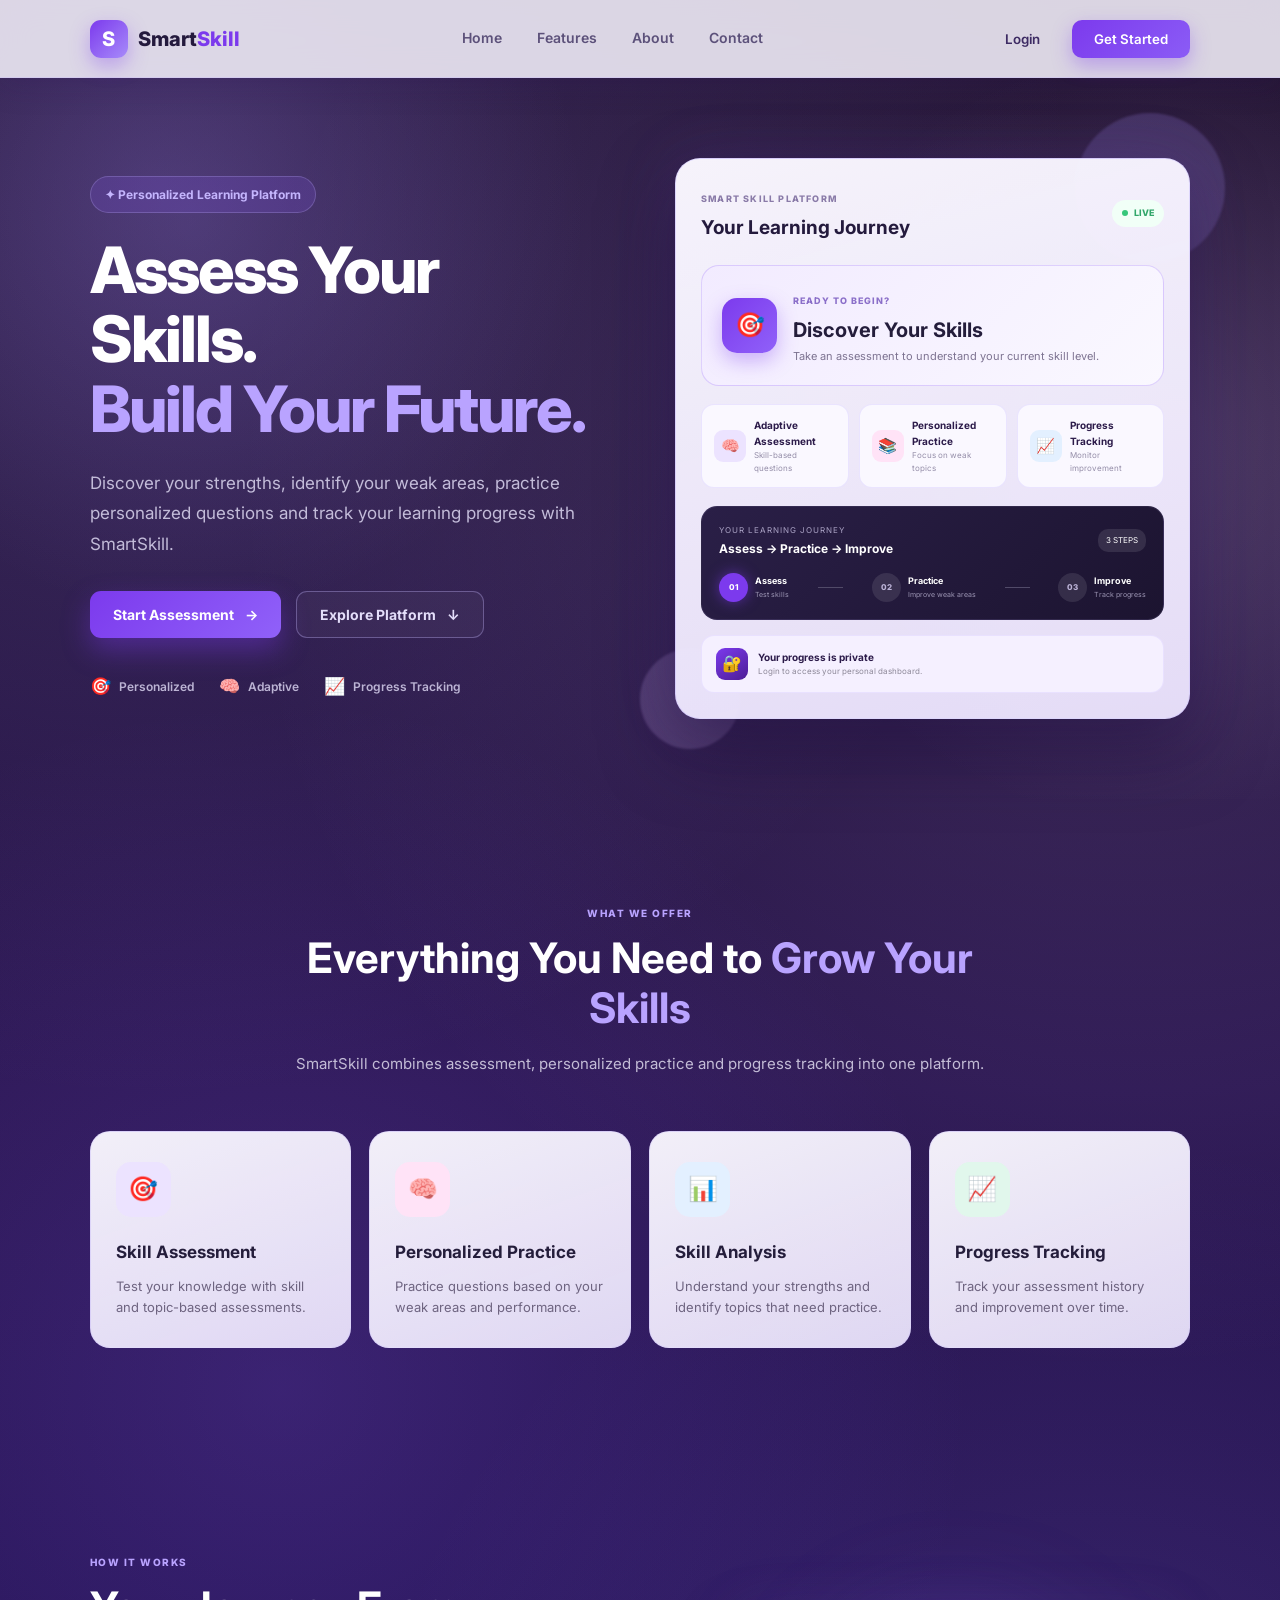
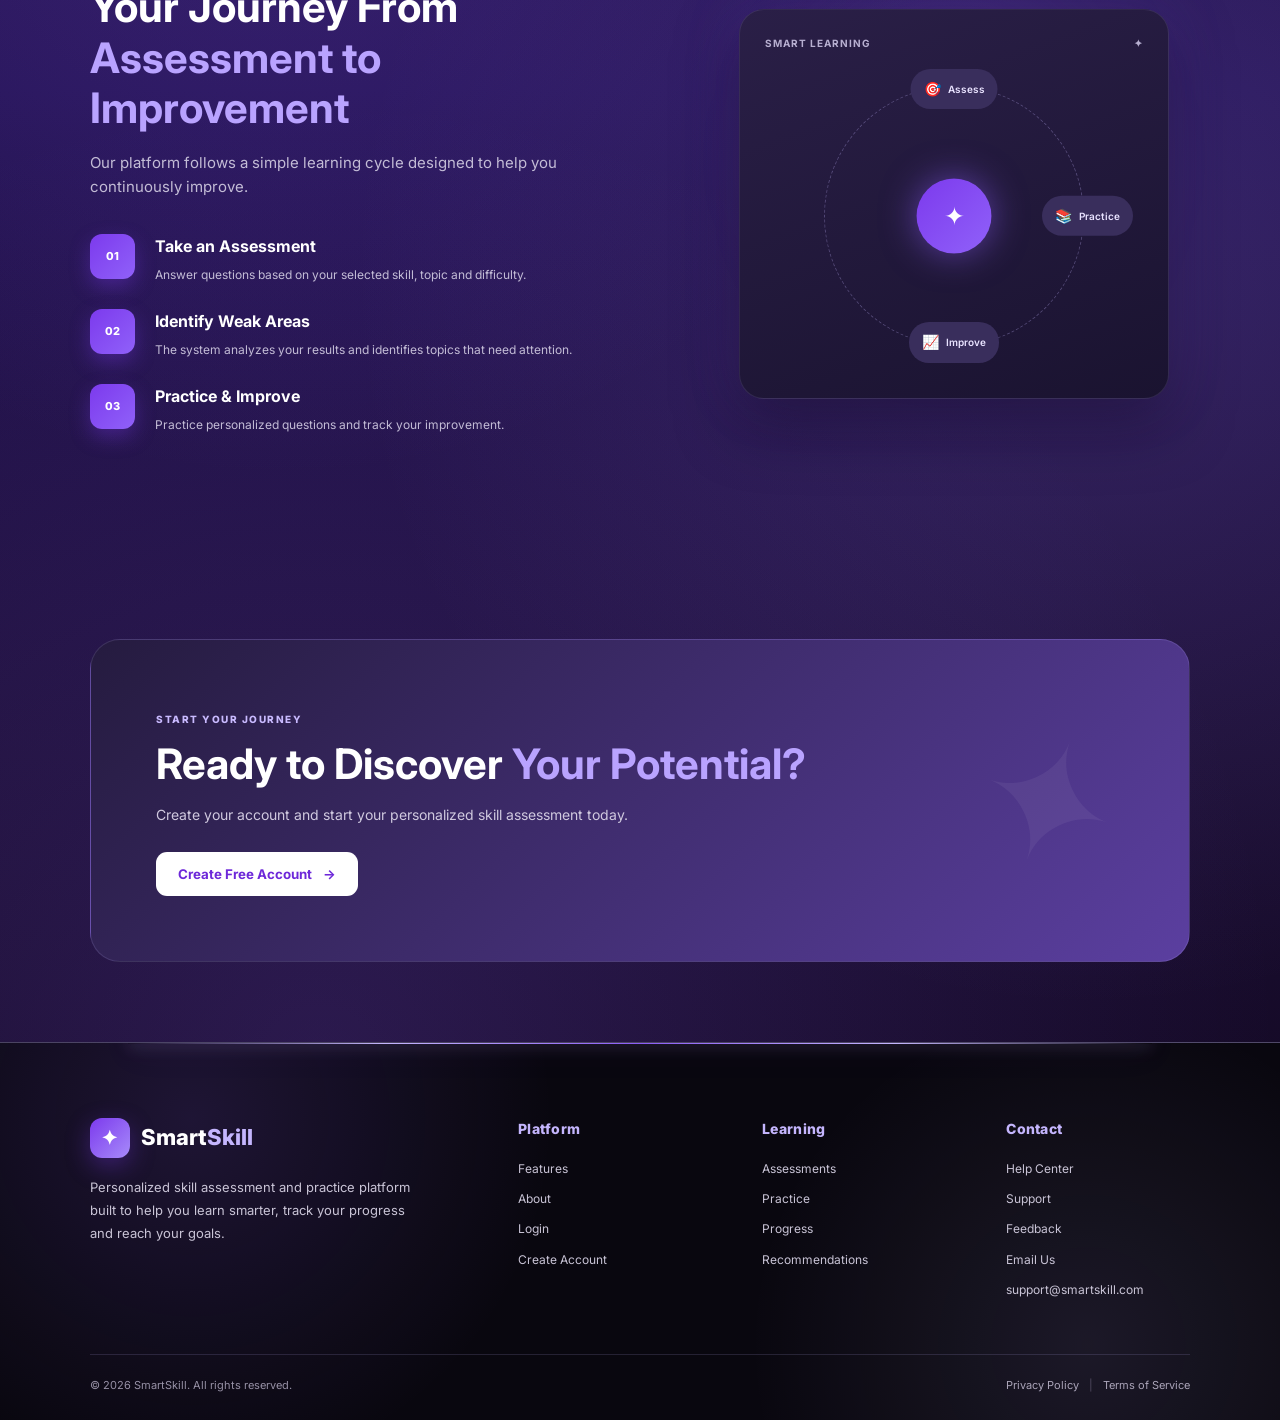
<file: frontend/index.html>
<!DOCTYPE html>
<html lang="en">

<head>
    <meta charset="UTF-8">
    <meta name="viewport" content="width=device-width, initial-scale=1.0">

    <title>Smart Skill Assessment Platform</title>

    <link rel="stylesheet" href="style.css">

    <link rel="preconnect" href="https://fonts.googleapis.com">
    <link rel="preconnect" href="https://fonts.gstatic.com" crossorigin>

    <link
        href="https://fonts.googleapis.com/css2?family=Inter:wght@400;500;600;700;800&display=swap"
        rel="stylesheet">
</head>

<body>

    <!-- ================= NAVBAR ================= -->

    <header class="navbar">

        <div class="logo">
            <div class="logo-icon">S</div>
            <span>Smart<span>Skill</span></span>
        </div>

        <nav>
            <a href="#home">Home</a>
            <a href="#features">Features</a>
            <a href="#about">About</a>
            <a href="#contact">Contact</a>
        </nav>

        <div class="nav-buttons">
            <button class="login-btn" onclick="showLogin()">
                Login
            </button>

            <button class="signup-btn" onclick="showRegister()">
                Get Started
            </button>
        </div>

    </header>


    <!-- ================= HERO ================= -->

    <section class="hero" id="home">

        <div class="hero-content">

            <div class="hero-badge">
                ✦ Personalized Learning Platform
            </div>

            <h1>
                Assess Your Skills.
                <span>Build Your Future.</span>
            </h1>

            <p class="hero-description">
                Discover your strengths, identify your weak areas,
                practice personalized questions and track your
                learning progress with SmartSkill.
            </p>

            <div class="hero-buttons">

                <button class="primary-btn" onclick="showLogin()">
                    Start Assessment
                    <span>→</span>
                </button>

                <button class="secondary-btn" onclick="scrollToFeatures()">
                    Explore Platform
                    <span>↓</span>
                </button>

            </div>

            <div class="hero-trust">

                <div class="trust-item">
                    <strong>🎯</strong>
                    <span>Personalized</span>
                </div>

                <div class="trust-item">
                    <strong>🧠</strong>
                    <span>Adaptive</span>
                </div>

                <div class="trust-item">
                    <strong>📈</strong>
                    <span>Progress Tracking</span>
                </div>

            </div>

        </div>


        <!-- HERO VISUAL -->

        <div class="hero-visual">

            <div class="floating-circle circle-one"></div>
            <div class="floating-circle circle-two"></div>

            <div class="dashboard-card">

                <div class="dashboard-top">

                    <div>
                        <small>SMART SKILL PLATFORM</small>
                        <h3>Your Learning Journey</h3>
                    </div>

                    <div class="online-dot">
                        <span></span>
                        LIVE
                    </div>

                </div>


                <!-- Main insight -->

                <div class="insight-card">

                    <div class="insight-icon">
                        🎯
                    </div>

                    <div class="insight-content">

                        <span>READY TO BEGIN?</span>

                        <h2>
                            Discover Your Skills
                        </h2>

                        <p>
                            Take an assessment to understand
                            your current skill level.
                        </p>

                    </div>

                </div>


                <!-- Features -->

                <div class="mini-features">

                    <div class="mini-feature">

                        <div class="mini-icon purple">
                            🧠
                        </div>

                        <div>
                            <strong>Adaptive Assessment</strong>
                            <small>Skill-based questions</small>
                        </div>

                    </div>


                    <div class="mini-feature">

                        <div class="mini-icon pink">
                            📚
                        </div>

                        <div>
                            <strong>Personalized Practice</strong>
                            <small>Focus on weak topics</small>
                        </div>

                    </div>


                    <div class="mini-feature">

                        <div class="mini-icon blue">
                            📈
                        </div>

                        <div>
                            <strong>Progress Tracking</strong>
                            <small>Monitor improvement</small>
                        </div>

                    </div>

                </div>


                <!-- Journey -->

                <div class="journey-card">

                    <div class="journey-heading">

                        <div>
                            <small>YOUR LEARNING JOURNEY</small>
                            <strong>Assess → Practice → Improve</strong>
                        </div>

                        <span>3 STEPS</span>

                    </div>


                    <div class="journey-steps">

                        <div class="journey-step active">

                            <div class="step-circle">
                                01
                            </div>

                            <div>
                                <strong>Assess</strong>
                                <small>Test skills</small>
                            </div>

                        </div>


                        <div class="journey-line"></div>


                        <div class="journey-step">

                            <div class="step-circle">
                                02
                            </div>

                            <div>
                                <strong>Practice</strong>
                                <small>Improve weak areas</small>
                            </div>

                        </div>


                        <div class="journey-line"></div>


                        <div class="journey-step">

                            <div class="step-circle">
                                03
                            </div>

                            <div>
                                <strong>Improve</strong>
                                <small>Track progress</small>
                            </div>

                        </div>

                    </div>

                </div>


                <!-- Privacy notice -->

                <div class="private-card">

                    <div class="private-icon">
                        🔐
                    </div>

                    <div>
                        <strong>Your progress is private</strong>
                        <p>
                            Login to access your personal dashboard.
                        </p>
                    </div>

                </div>

            </div>

        </div>

    </section>


    <!-- ================= FEATURES ================= -->

    <section class="features-section" id="features">

        <div class="section-heading">

            <span class="section-tag">
                WHAT WE OFFER
            </span>

            <h2>
                Everything You Need to
                <span>Grow Your Skills</span>
            </h2>

            <p>
                SmartSkill combines assessment, personalized
                practice and progress tracking into one platform.
            </p>

        </div>


        <div class="features-grid">

            <div class="feature-card">

                <div class="large-icon purple-bg">
                    🎯
                </div>

                <h3>Skill Assessment</h3>

                <p>
                    Test your knowledge with skill and
                    topic-based assessments.
                </p>

            </div>


            <div class="feature-card">

                <div class="large-icon pink-bg">
                    🧠
                </div>

                <h3>Personalized Practice</h3>

                <p>
                    Practice questions based on your
                    weak areas and performance.
                </p>

            </div>


            <div class="feature-card">

                <div class="large-icon blue-bg">
                    📊
                </div>

                <h3>Skill Analysis</h3>

                <p>
                    Understand your strengths and
                    identify topics that need practice.
                </p>

            </div>


            <div class="feature-card">

                <div class="large-icon green-bg">
                    📈
                </div>

                <h3>Progress Tracking</h3>

                <p>
                    Track your assessment history and
                    improvement over time.
                </p>

            </div>

        </div>

    </section>


    <!-- ================= HOW IT WORKS ================= -->

    <section class="how-section" id="about">

        <div class="how-content">

            <span class="section-tag">
                HOW IT WORKS
            </span>

            <h2>
                Your Journey From
                <span>Assessment to Improvement</span>
            </h2>

            <p>
                Our platform follows a simple learning cycle
                designed to help you continuously improve.
            </p>


            <div class="how-list">

                <div class="how-item">

                    <div class="how-number">
                        01
                    </div>

                    <div>
                        <h3>Take an Assessment</h3>

                        <p>
                            Answer questions based on your
                            selected skill, topic and difficulty.
                        </p>
                    </div>

                </div>


                <div class="how-item">

                    <div class="how-number">
                        02
                    </div>

                    <div>
                        <h3>Identify Weak Areas</h3>

                        <p>
                            The system analyzes your results
                            and identifies topics that need attention.
                        </p>
                    </div>

                </div>


                <div class="how-item">

                    <div class="how-number">
                        03
                    </div>

                    <div>
                        <h3>Practice & Improve</h3>

                        <p>
                            Practice personalized questions
                            and track your improvement.
                        </p>
                    </div>

                </div>

            </div>

        </div>


        <div class="journey-visual">

            <div class="journey-glow"></div>

            <div class="journey-box">

                <div class="journey-box-header">
                    <span>SMART LEARNING</span>
                    <span>✦</span>
                </div>

                <div class="big-cycle">

                    <div class="cycle-item top">
                        <span>🎯</span>
                        Assess
                    </div>

                    <div class="cycle-item right">
                        <span>📚</span>
                        Practice
                    </div>

                    <div class="cycle-item bottom">
                        <span>📈</span>
                        Improve
                    </div>

                    <div class="cycle-center">
                        ✦
                    </div>

                </div>

            </div>

        </div>

    </section>


    <!-- ================= CTA ================= -->

    <section class="cta-section" id="contact">

        <div class="cta-box">

            <div class="cta-content">

                <span class="section-tag">
                    START YOUR JOURNEY
                </span>

                <h2>
                    Ready to Discover
                    <span>Your Potential?</span>
                </h2>

                <p>
                    Create your account and start your
                    personalized skill assessment today.
                </p>

                <button class="cta-btn" onclick="showRegister()">
                    Create Free Account
                    <span>→</span>
                </button>

            </div>

            <div class="cta-decoration">
                ✦
            </div>

        </div>

    </section>


    <!-- ================= FOOTER ================= -->

	<!-- ================= FOOTER ================= -->
	<footer class="site-footer">

	    <div class="footer-container">

	        <!-- Brand -->
	        <div class="footer-brand">

	            <div class="footer-logo">
	                <div class="footer-logo-icon">✦</div>

	                <span>
	                    Smart<span>Skill</span>
	                </span>
	            </div>

	            <p>
	                Personalized skill assessment and practice platform
	                built to help you learn smarter, track your progress
	                and reach your goals.
	            </p>

	        </div>


	        <!-- Platform -->
	        <div class="footer-column">

	            <h3>Platform</h3>

	            <a href="#features">Features</a>
	            <a href="#about">About</a>
	            <a href="#login">Login</a>
	            <a href="#register">Create Account</a>

	        </div>


	        <!-- Learning -->
	        <div class="footer-column">

	            <h3>Learning</h3>

	            <a href="#assessment">Assessments</a>
	            <a href="#practice">Practice</a>
	            <a href="#progress">Progress</a>
	            <a href="#recommendations">Recommendations</a>

	        </div>


	        <!-- Contact -->
	        <div class="footer-column">

	            <h3>Contact</h3>

	            <a href="#help">Help Center</a>
	            <a href="#support">Support</a>
	            <a href="#feedback">Feedback</a>
	            <a href="#contact">Email Us</a>
	            <a href="mailto:support@smartskill.com">
	                support@smartskill.com
	            </a>

	        </div>

	    </div>


	    <!-- Footer Bottom -->
	    <div class="footer-bottom">

	        <p>
	            © 2026 SmartSkill. All rights reserved.
	        </p>

	        <div class="footer-legal">

	            <a href="#privacy">Privacy Policy</a>

	            <span>|</span>

	            <a href="#terms">Terms of Service</a>

	        </div>

	    </div>

	</footer>

    <!-- Your existing JavaScript -->
    <script src="script.js"></script>

    <script>

        function scrollToFeatures() {
            document
                .getElementById("features")
                .scrollIntoView({
                    behavior: "smooth"
                });
        }

    </script>

</body>

</html>
</file>
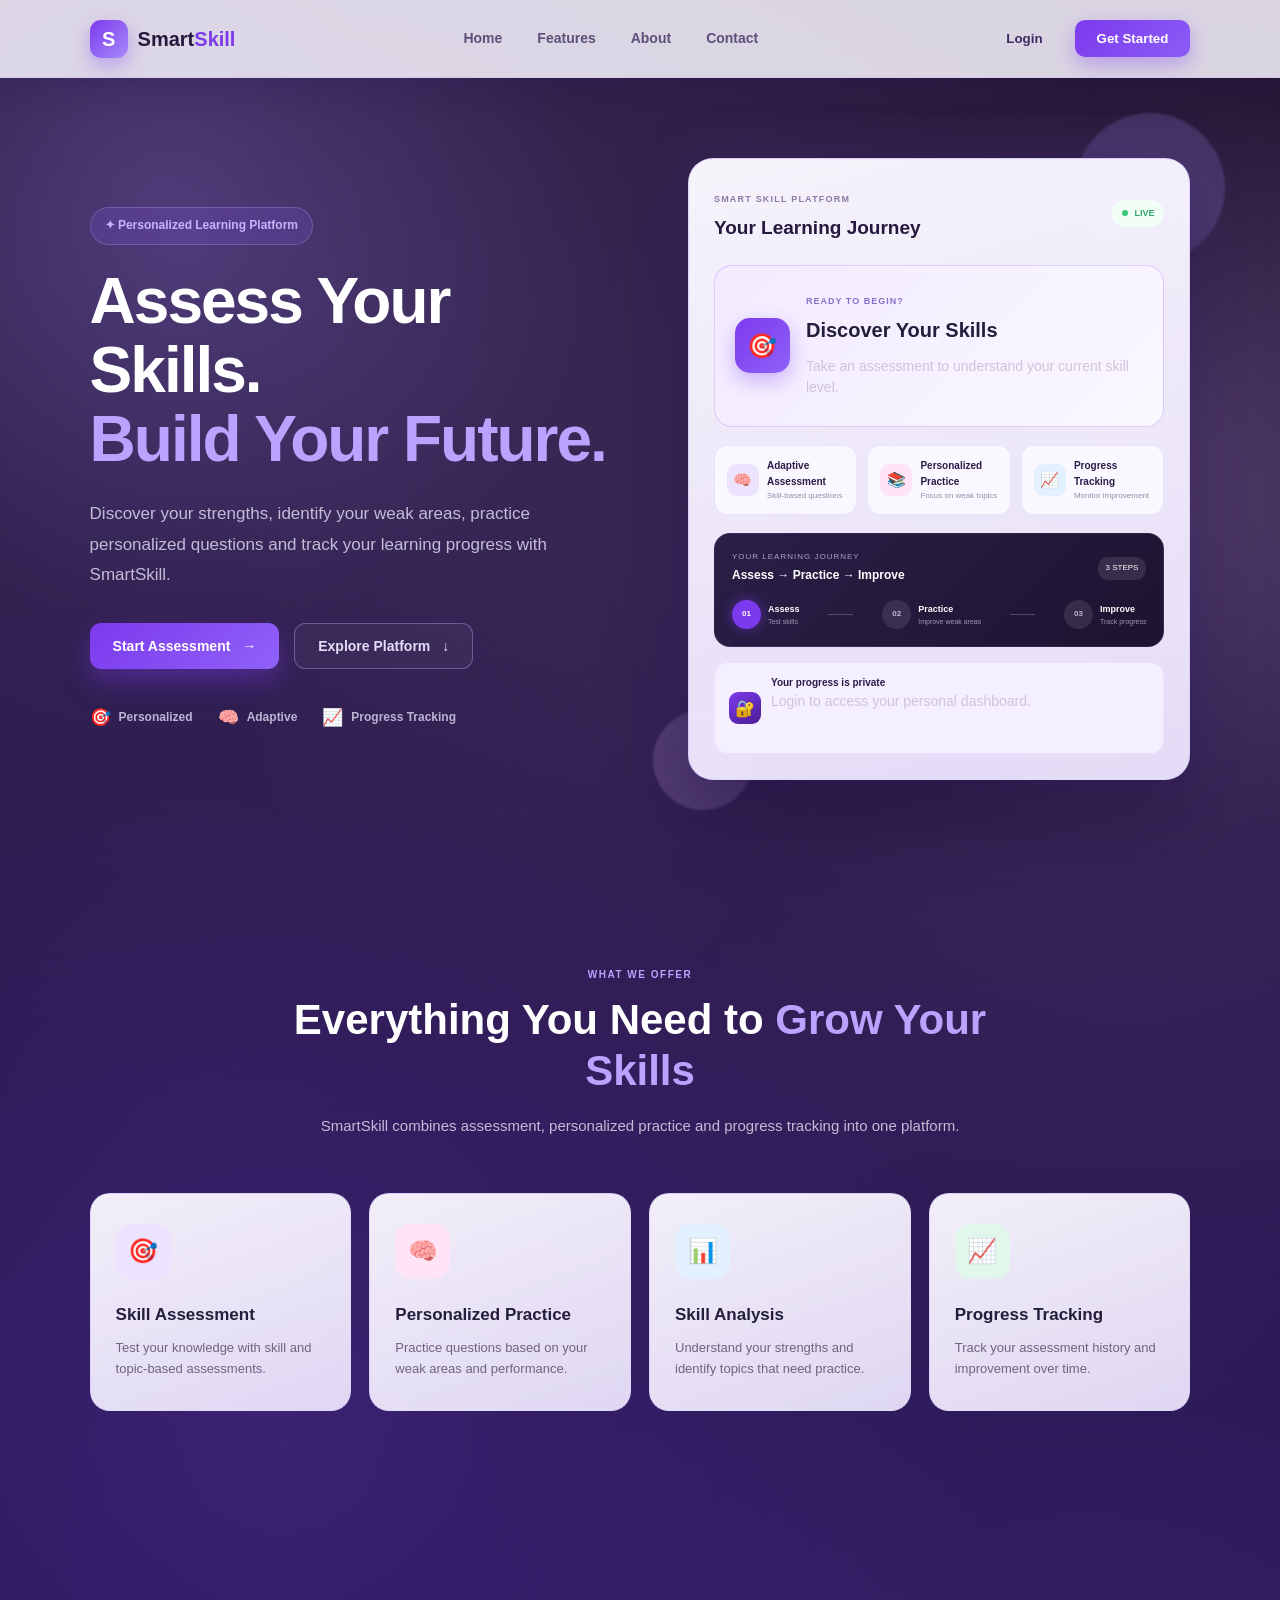
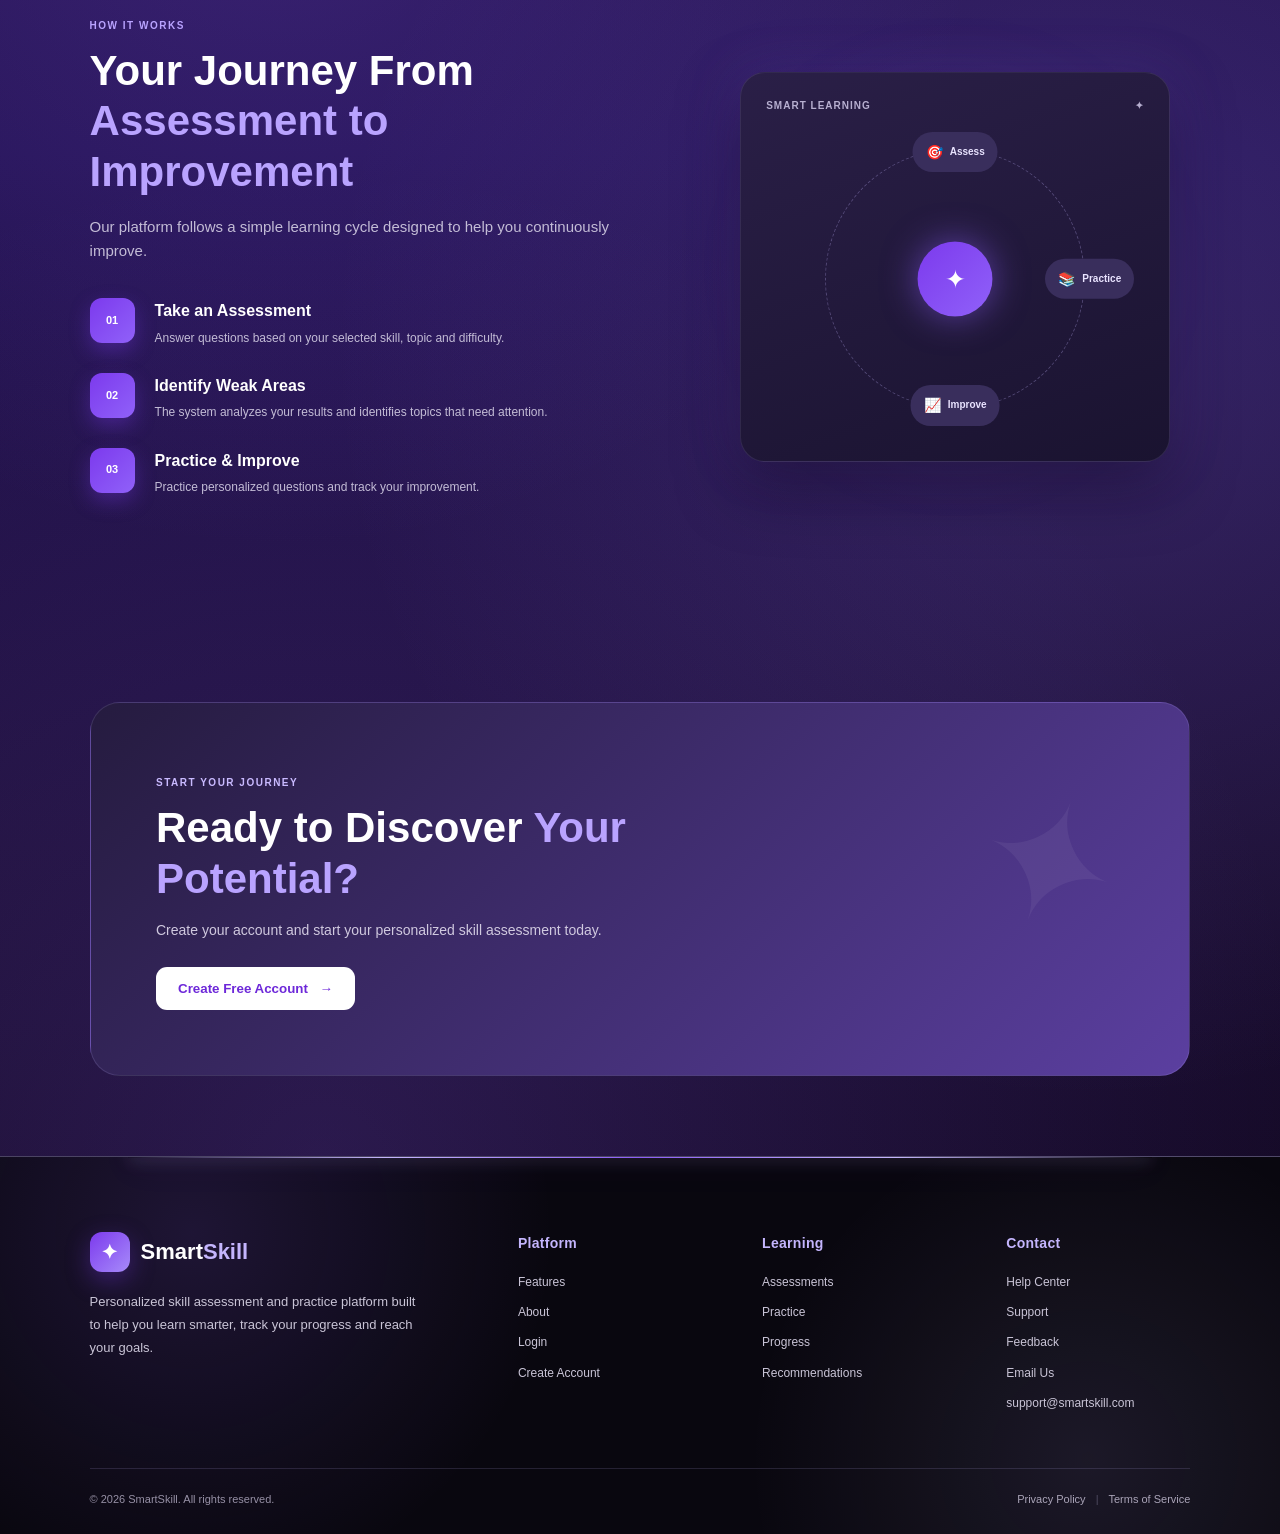
<file: src/main/webapp/index.html>
<!DOCTYPE html>
<html lang="en">

<head>
    <meta charset="UTF-8">
    <meta name="viewport" content="width=device-width, initial-scale=1.0">

    <title>Smart Skill Assessment Platform</title>

    <link rel="stylesheet" href="style.css">

    <link rel="preconnect" href="https://fonts.googleapis.com">

    <link
        href="https://fonts.googleapis.com/css2?family=Inter:wght@400;500;600;700;800&display=swap"
        rel="stylesheet">
</head>

<body>

    <!-- ================= NAVBAR ================= -->

    <header class="navbar">

        <div class="logo">
            <div class="logo-icon">S</div>
            <span>Smart<span>Skill</span></span>
        </div>

        <nav>
            <a href="#home">Home</a>
            <a href="#features">Features</a>
            <a href="#about">About</a>
            <a href="#contact">Contact</a>
        </nav>

        <div class="nav-buttons">
            <button class="login-btn" onclick="showLogin()">
                Login
            </button>

            <button class="signup-btn" onclick="showRegister()">
                Get Started
            </button>
        </div>

    </header>


    <!-- ================= HERO ================= -->

    <section class="hero" id="home">

        <div class="hero-content">

            <div class="hero-badge">
                ✦ Personalized Learning Platform
            </div>

            <h1>
                Assess Your Skills.
                <span>Build Your Future.</span>
            </h1>

            <p class="hero-description">
                Discover your strengths, identify your weak areas,
                practice personalized questions and track your
                learning progress with SmartSkill.
            </p>

            <div class="hero-buttons">

                <button class="primary-btn" onclick="showLogin()">
                    Start Assessment
                    <span>→</span>
                </button>

                <button class="secondary-btn" onclick="scrollToFeatures()">
                    Explore Platform
                    <span>↓</span>
                </button>

            </div>

            <div class="hero-trust">

                <div class="trust-item">
                    <strong>🎯</strong>
                    <span>Personalized</span>
                </div>

                <div class="trust-item">
                    <strong>🧠</strong>
                    <span>Adaptive</span>
                </div>

                <div class="trust-item">
                    <strong>📈</strong>
                    <span>Progress Tracking</span>
                </div>

            </div>

        </div>


        <!-- HERO VISUAL -->

        <div class="hero-visual">

            <div class="floating-circle circle-one"></div>
            <div class="floating-circle circle-two"></div>

            <div class="dashboard-card">

                <div class="dashboard-top">

                    <div>
                        <small>SMART SKILL PLATFORM</small>
                        <h3>Your Learning Journey</h3>
                    </div>

                    <div class="online-dot">
                        <span></span>
                        LIVE
                    </div>

                </div>


                <!-- Main insight -->

                <div class="insight-card">

                    <div class="insight-icon">
                        🎯
                    </div>

                    <div class="insight-content">

                        <span>READY TO BEGIN?</span>

                        <h2>
                            Discover Your Skills
                        </h2>

                        <p>
                            Take an assessment to understand
                            your current skill level.
                        </p>

                    </div>

                </div>


                <!-- Features -->

                <div class="mini-features">

                    <div class="mini-feature">

                        <div class="mini-icon purple">
                            🧠
                        </div>

                        <div>
                            <strong>Adaptive Assessment</strong>
                            <small>Skill-based questions</small>
                        </div>

                    </div>


                    <div class="mini-feature">

                        <div class="mini-icon pink">
                            📚
                        </div>

                        <div>
                            <strong>Personalized Practice</strong>
                            <small>Focus on weak topics</small>
                        </div>

                    </div>


                    <div class="mini-feature">

                        <div class="mini-icon blue">
                            📈
                        </div>

                        <div>
                            <strong>Progress Tracking</strong>
                            <small>Monitor improvement</small>
                        </div>

                    </div>

                </div>


                <!-- Journey -->

                <div class="journey-card">

                    <div class="journey-heading">

                        <div>
                            <small>YOUR LEARNING JOURNEY</small>
                            <strong>Assess → Practice → Improve</strong>
                        </div>

                        <span>3 STEPS</span>

                    </div>


                    <div class="journey-steps">

                        <div class="journey-step active">

                            <div class="step-circle">
                                01
                            </div>

                            <div>
                                <strong>Assess</strong>
                                <small>Test skills</small>
                            </div>

                        </div>


                        <div class="journey-line"></div>


                        <div class="journey-step">

                            <div class="step-circle">
                                02
                            </div>

                            <div>
                                <strong>Practice</strong>
                                <small>Improve weak areas</small>
                            </div>

                        </div>


                        <div class="journey-line"></div>


                        <div class="journey-step">

                            <div class="step-circle">
                                03
                            </div>

                            <div>
                                <strong>Improve</strong>
                                <small>Track progress</small>
                            </div>

                        </div>

                    </div>

                </div>


                <!-- Privacy notice -->

                <div class="private-card">

                    <div class="private-icon">
                        🔐
                    </div>

                    <div>
                        <strong>Your progress is private</strong>
                        <p>
                            Login to access your personal dashboard.
                        </p>
                    </div>

                </div>

            </div>

        </div>

    </section>


    <!-- ================= FEATURES ================= -->

    <section class="features-section" id="features">

        <div class="section-heading">

            <span class="section-tag">
                WHAT WE OFFER
            </span>

            <h2>
                Everything You Need to
                <span>Grow Your Skills</span>
            </h2>

            <p>
                SmartSkill combines assessment, personalized
                practice and progress tracking into one platform.
            </p>

        </div>


        <div class="features-grid">

            <div class="feature-card">

                <div class="large-icon purple-bg">
                    🎯
                </div>

                <h3>Skill Assessment</h3>

                <p>
                    Test your knowledge with skill and
                    topic-based assessments.
                </p>

            </div>


            <div class="feature-card">

                <div class="large-icon pink-bg">
                    🧠
                </div>

                <h3>Personalized Practice</h3>

                <p>
                    Practice questions based on your
                    weak areas and performance.
                </p>

            </div>


            <div class="feature-card">

                <div class="large-icon blue-bg">
                    📊
                </div>

                <h3>Skill Analysis</h3>

                <p>
                    Understand your strengths and
                    identify topics that need practice.
                </p>

            </div>


            <div class="feature-card">

                <div class="large-icon green-bg">
                    📈
                </div>

                <h3>Progress Tracking</h3>

                <p>
                    Track your assessment history and
                    improvement over time.
                </p>

            </div>

        </div>

    </section>


    <!-- ================= HOW IT WORKS ================= -->

    <section class="how-section" id="about">

        <div class="how-content">

            <span class="section-tag">
                HOW IT WORKS
            </span>

            <h2>
                Your Journey From
                <span>Assessment to Improvement</span>
            </h2>

            <p>
                Our platform follows a simple learning cycle
                designed to help you continuously improve.
            </p>


            <div class="how-list">

                <div class="how-item">

                    <div class="how-number">
                        01
                    </div>

                    <div>
                        <h3>Take an Assessment</h3>

                        <p>
                            Answer questions based on your
                            selected skill, topic and difficulty.
                        </p>
                    </div>

                </div>


                <div class="how-item">

                    <div class="how-number">
                        02
                    </div>

                    <div>
                        <h3>Identify Weak Areas</h3>

                        <p>
                            The system analyzes your results
                            and identifies topics that need attention.
                        </p>
                    </div>

                </div>


                <div class="how-item">

                    <div class="how-number">
                        03
                    </div>

                    <div>
                        <h3>Practice & Improve</h3>

                        <p>
                            Practice personalized questions
                            and track your improvement.
                        </p>
                    </div>

                </div>

            </div>

        </div>


        <div class="journey-visual">

            <div class="journey-glow"></div>

            <div class="journey-box">

                <div class="journey-box-header">
                    <span>SMART LEARNING</span>
                    <span>✦</span>
                </div>

                <div class="big-cycle">

                    <div class="cycle-item top">
                        <span>🎯</span>
                        Assess
                    </div>

                    <div class="cycle-item right">
                        <span>📚</span>
                        Practice
                    </div>

                    <div class="cycle-item bottom">
                        <span>📈</span>
                        Improve
                    </div>

                    <div class="cycle-center">
                        ✦
                    </div>

                </div>

            </div>

        </div>

    </section>


    <!-- ================= CTA ================= -->

    <section class="cta-section" id="contact">

        <div class="cta-box">

            <div class="cta-content">

                <span class="section-tag">
                    START YOUR JOURNEY
                </span>

                <h2>
                    Ready to Discover
                    <span>Your Potential?</span>
                </h2>

                <p>
                    Create your account and start your
                    personalized skill assessment today.
                </p>

                <button class="cta-btn" onclick="showRegister()">
                    Create Free Account
                    <span>→</span>
                </button>

            </div>

            <div class="cta-decoration">
                ✦
            </div>

        </div>

    </section>


    

	<!-- ================= FOOTER ================= -->
	<footer class="site-footer">

	    <div class="footer-container">

	        <!-- Brand -->
	        <div class="footer-brand">

	            <div class="footer-logo">
	                <div class="footer-logo-icon">✦</div>

	                <span>
	                    Smart<span>Skill</span>
	                </span>
	            </div>

	            <p>
	                Personalized skill assessment and practice platform
	                built to help you learn smarter, track your progress
	                and reach your goals.
	            </p>

	        </div>


	        <!-- Platform -->
	        <div class="footer-column">

	            <h3>Platform</h3>

	            <a href="#features">Features</a>
	            <a href="#about">About</a>
	            <a href="#login">Login</a>
	            <a href="#register">Create Account</a>

	        </div>


	        <!-- Learning -->
	        <div class="footer-column">

	            <h3>Learning</h3>

	            <a href="#assessment">Assessments</a>
	            <a href="#practice">Practice</a>
	            <a href="#progress">Progress</a>
	            <a href="#recommendations">Recommendations</a>

	        </div>


	        <!-- Contact -->
	        <div class="footer-column">

	            <h3>Contact</h3>

	            <a href="#help">Help Center</a>
	            <a href="#support">Support</a>
	            <a href="#feedback">Feedback</a>
	            <a href="#contact">Email Us</a>
	            <a href="mailto:support@smartskill.com">
	                support@smartskill.com
	            </a>

	        </div>

	    </div>


	    <!-- Footer Bottom -->
	    <div class="footer-bottom">

	        <p>
	            © 2026 SmartSkill. All rights reserved.
	        </p>

	        <div class="footer-legal">

	            <a href="#privacy">Privacy Policy</a>

	            <span>|</span>

	            <a href="#terms">Terms of Service</a>

	        </div>

	    </div>

	</footer>
<!-- ================= LOGIN POPUP ================= -->

<div id="loginSection" class="login-modal" hidden>

    <div class="login-overlay" onclick="closeLogin()"></div>

    <div class="login-card">

        <button type="button" class="close-login" onclick="closeLogin()">
            ×
        </button>

        <div class="login-header">

            <div class="login-icon">
                ✦
            </div>

            <span class="welcome-text">WELCOME BACK</span>

            <h2>
                Login to <span>SmartSkill</span>
            </h2>

            <p>
                Access your personalized skill dashboard.
            </p>

        </div>

        <div class="login-form">

            <div class="form-group">

                <label for="loginEmail">
                    Email
                </label>

                <input
                    type="text"
                    id="loginEmail"
                    placeholder="Enter your email"
                >

            </div>

            <div class="form-group">

                <label for="loginPassword">
                    Password
                </label>

                <input
                    type="password"
                    id="loginPassword"
                    placeholder="Enter your password"
                >

            </div>

            <button
                type="button"
                class="login-submit"
                onclick="login()"
            >
                Login
            </button>

            <p id="loginMessage" class="login-message"></p>

        </div>

    </div>
    </div>
    
    <!-- REGISTER MODAL -->
<section id="registerSection" class="login-modal" hidden="hidden">

    <div class="login-overlay" onclick="closeRegister()"></div>

    <div class="login-card">

        <button class="close-login" onclick="closeRegister()">×</button>

        <div class="login-header">

            <div class="login-icon">✦</div>

            <span class="welcome-text">JOIN SMARTSKILL</span>

            <h2>Create <span>Account</span></h2>

            <p>Start your personalized skill journey today.</p>

        </div>

        <div class="form-group">

            <label for="registerName">Full Name</label>

            <input
                type="text"
                id="registerName"
                placeholder="Enter your full name">

        </div>

        <div class="form-group">

            <label for="registerEmail">Email</label>

            <input
                type="email"
                id="registerEmail"
                placeholder="Enter your email">

        </div>

        <div class="form-group">

            <label for="registerPassword">Password</label>

            <input
                type="password"
                id="registerPassword"
                placeholder="Create a password">

        </div>

        <button class="login-submit" onclick="register()">
            Create Account
        </button>

        <p id="registerMessage" class="login-message"></p>

    </div>

</section>
    <!-- Your existing JavaScript -->
    <script src="script.js"></script>

    <script>

        function scrollToFeatures() {
            document
                .getElementById("features")
                .scrollIntoView({
                    behavior: "smooth"
                });
        }

    </script>

</body>

</html>
</file>
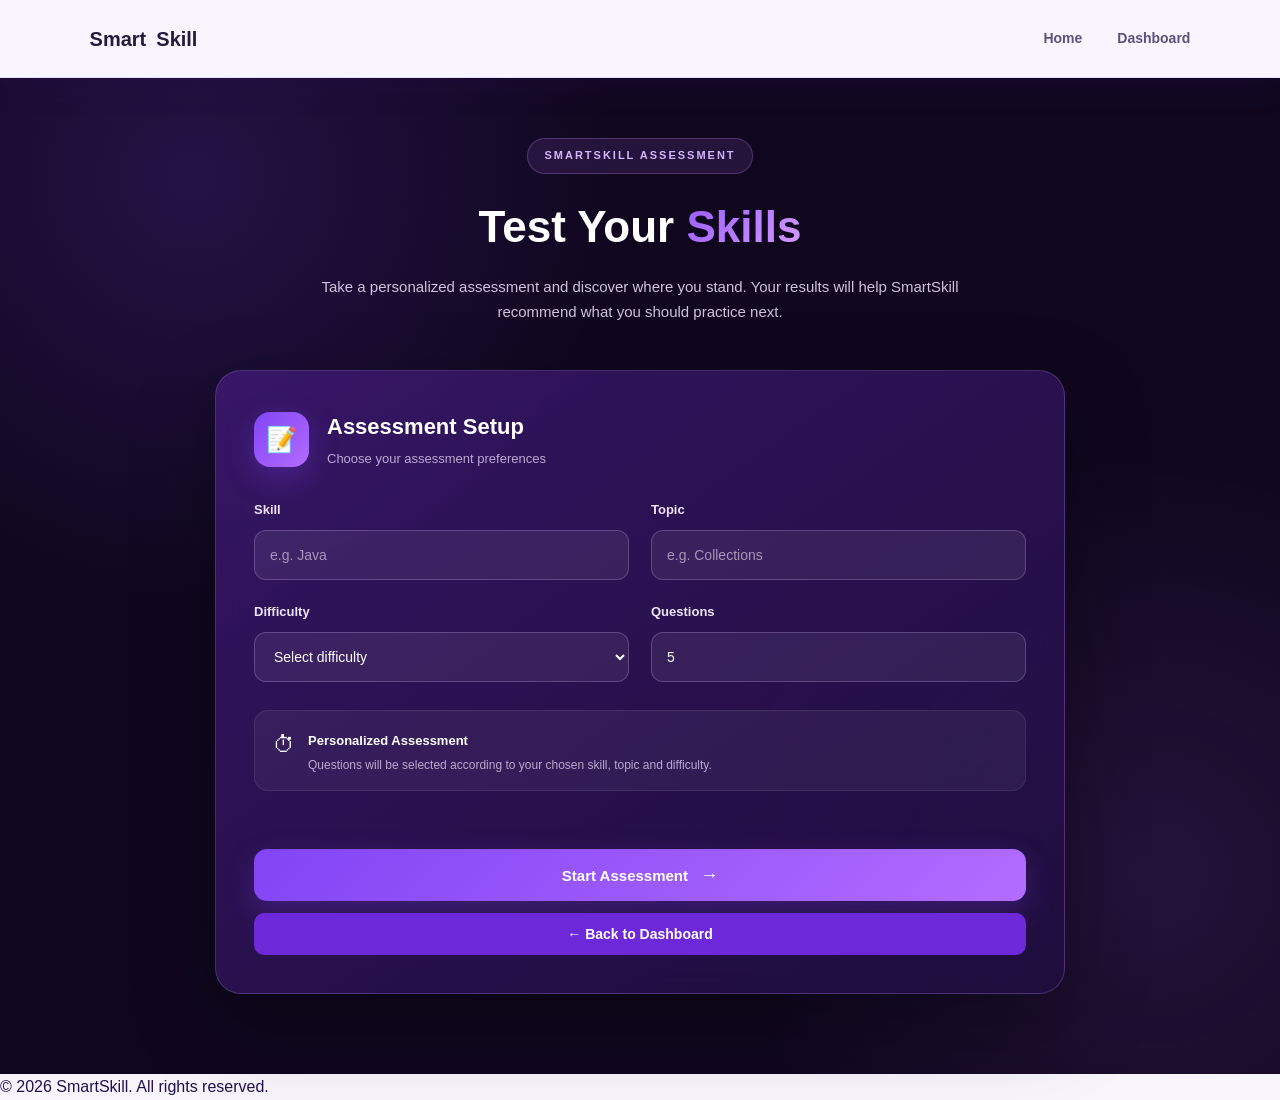
<file: src/main/webapp/assessment.html>
<!DOCTYPE html>
<html lang="en">

<head>

    <meta charset="UTF-8">

    <meta name="viewport"
          content="width=device-width, initial-scale=1.0">

    <title>SmartSkill - Assessment</title>

    <!-- Main CSS -->
    <link rel="stylesheet" href="style.css">

    <!-- Main JavaScript -->
    <script src="script.js" defer></script>

</head>


<body>


    <!-- ================================
         NAVBAR
    ================================= -->

    <header class="navbar">

        <div class="logo">
            Smart<span>Skill</span>
        </div>

        <nav>

            <a href="index.html">
                Home
            </a>

            <a href="student-dashboard.html">
                Dashboard
            </a>

        </nav>

    </header>



    <!-- ================================
         MAIN ASSESSMENT PAGE
    ================================= -->

    <main class="assessment-page">


        <!-- ================================
             ASSESSMENT HERO
        ================================= -->

        <section class="assessment-hero">

            <div class="assessment-badge">
                SMARTSKILL ASSESSMENT
            </div>

            <h1>
                Test Your
                <span>Skills</span>
            </h1>

            <p>
                Take a personalized assessment and discover
                where you stand. Your results will help SmartSkill
                recommend what you should practice next.
            </p>

        </section>



        <!-- ================================
             ASSESSMENT SETUP
        ================================= -->

        <section
            id="assessmentSetup"
            class="assessment-setup-card">


            <!-- SETUP HEADER -->

            <div class="setup-header">

                <div class="setup-icon">
                    📝
                </div>

                <div>

                    <h2>
                        Assessment Setup
                    </h2>

                    <p>
                        Choose your assessment preferences
                    </p>

                </div>

            </div>



            <!-- FORM -->

            <div class="assessment-form">


                <!-- SKILL -->

                <div class="assessment-input">

                    <label for="assessmentSkill">
                        Skill
                    </label>

                    <input
                        type="text"
                        id="assessmentSkill"
                        placeholder="e.g. Java"
                        autocomplete="off">

                </div>



                <!-- TOPIC -->

                <div class="assessment-input">

                    <label for="assessmentTopic">
                        Topic
                    </label>

                    <input
                        type="text"
                        id="assessmentTopic"
                        placeholder="e.g. Collections"
                        autocomplete="off">

                </div>



                <!-- DIFFICULTY -->

                <div class="assessment-input">

                    <label for="assessmentDifficulty">
                        Difficulty
                    </label>

                    <select id="assessmentDifficulty">

                        <option value="">
                            Select difficulty
                        </option>

                        <option value="Easy">
                            Easy
                        </option>

                        <option value="Medium">
                            Medium
                        </option>

                        <option value="Hard">
                            Hard
                        </option>

                    </select>

                </div>



                <!-- NUMBER OF QUESTIONS -->

                <div class="assessment-input">

                    <label for="questionCount">
                        Questions
                    </label>

                    <input
                        type="number"
                        id="questionCount"
                        min="1"
                        max="20"
                        value="5">

                </div>

            </div>



            <!-- INFORMATION BOX -->

            <div class="assessment-info">

                <span class="info-icon">
                    ⏱
                </span>

                <div>

                    <strong>
                        Personalized Assessment
                    </strong>

                    <p>
                        Questions will be selected according to
                        your chosen skill, topic and difficulty.
                    </p>

                </div>

            </div>



            <!-- MESSAGE -->

            <p
                id="assessmentMessage"
                class="assessment-message">
            </p>



            <!-- START BUTTON -->

            <button
                type="button"
                class="assessment-start-btn"
                onclick="loadAssessment()">

                Start Assessment

                <span>
                    →
                </span>

            </button>



            <!-- BACK BUTTON -->

            <button
                type="button"
                class="back-dashboard-btn"
                onclick="window.location.href='student-dashboard.html'">

                ← Back to Dashboard

            </button>


        </section>



        <!-- ================================
             QUESTIONS SECTION
        ================================= -->

        <section
            id="questionsSection"
            class="questions-section"
            style="display: none;">


            <!-- QUESTION HEADER -->

            <div class="question-top">

                <span id="questionNumber">
                    Question 1
                </span>

                <span id="questionProgress">
                    1 / 5
                </span>

            </div>



            <!-- QUESTIONS WILL BE INSERTED HERE -->

            <div id="questionsContainer">

            </div>



            <!-- NEXT QUESTION -->

            <button
                type="button"
                id="nextQuestionBtn"
                class="assessment-start-btn"
                onclick="nextQuestion()">

                Next Question
                →

            </button>


        </section>



        <!-- ================================
             RESULT SECTION
        ================================= -->

        <section
            id="resultSection"
            class="assessment-result"
            style="display: none;">


            <!-- RESULT ICON -->

            <div class="result-icon">
                🎉
            </div>



            <!-- BADGE -->

            <div class="assessment-badge">
                ASSESSMENT COMPLETED
            </div>



            <!-- RESULT TITLE -->

            <h2>
                Your Assessment Result
            </h2>



            <!-- RESULT DATA -->

            <div id="resultContent">

            </div>



            <!-- DASHBOARD BUTTON -->

            <button
                type="button"
                class="assessment-start-btn"
                onclick="window.location.href='student-dashboard.html'">

                Back to Dashboard

            </button>


        </section>


    </main>



    <!-- ================================
         FOOTER
    ================================= -->

    <footer class="footer">

        <p>
            © 2026 SmartSkill. All rights reserved.
        </p>

    </footer>


</body>

</html>
</file>
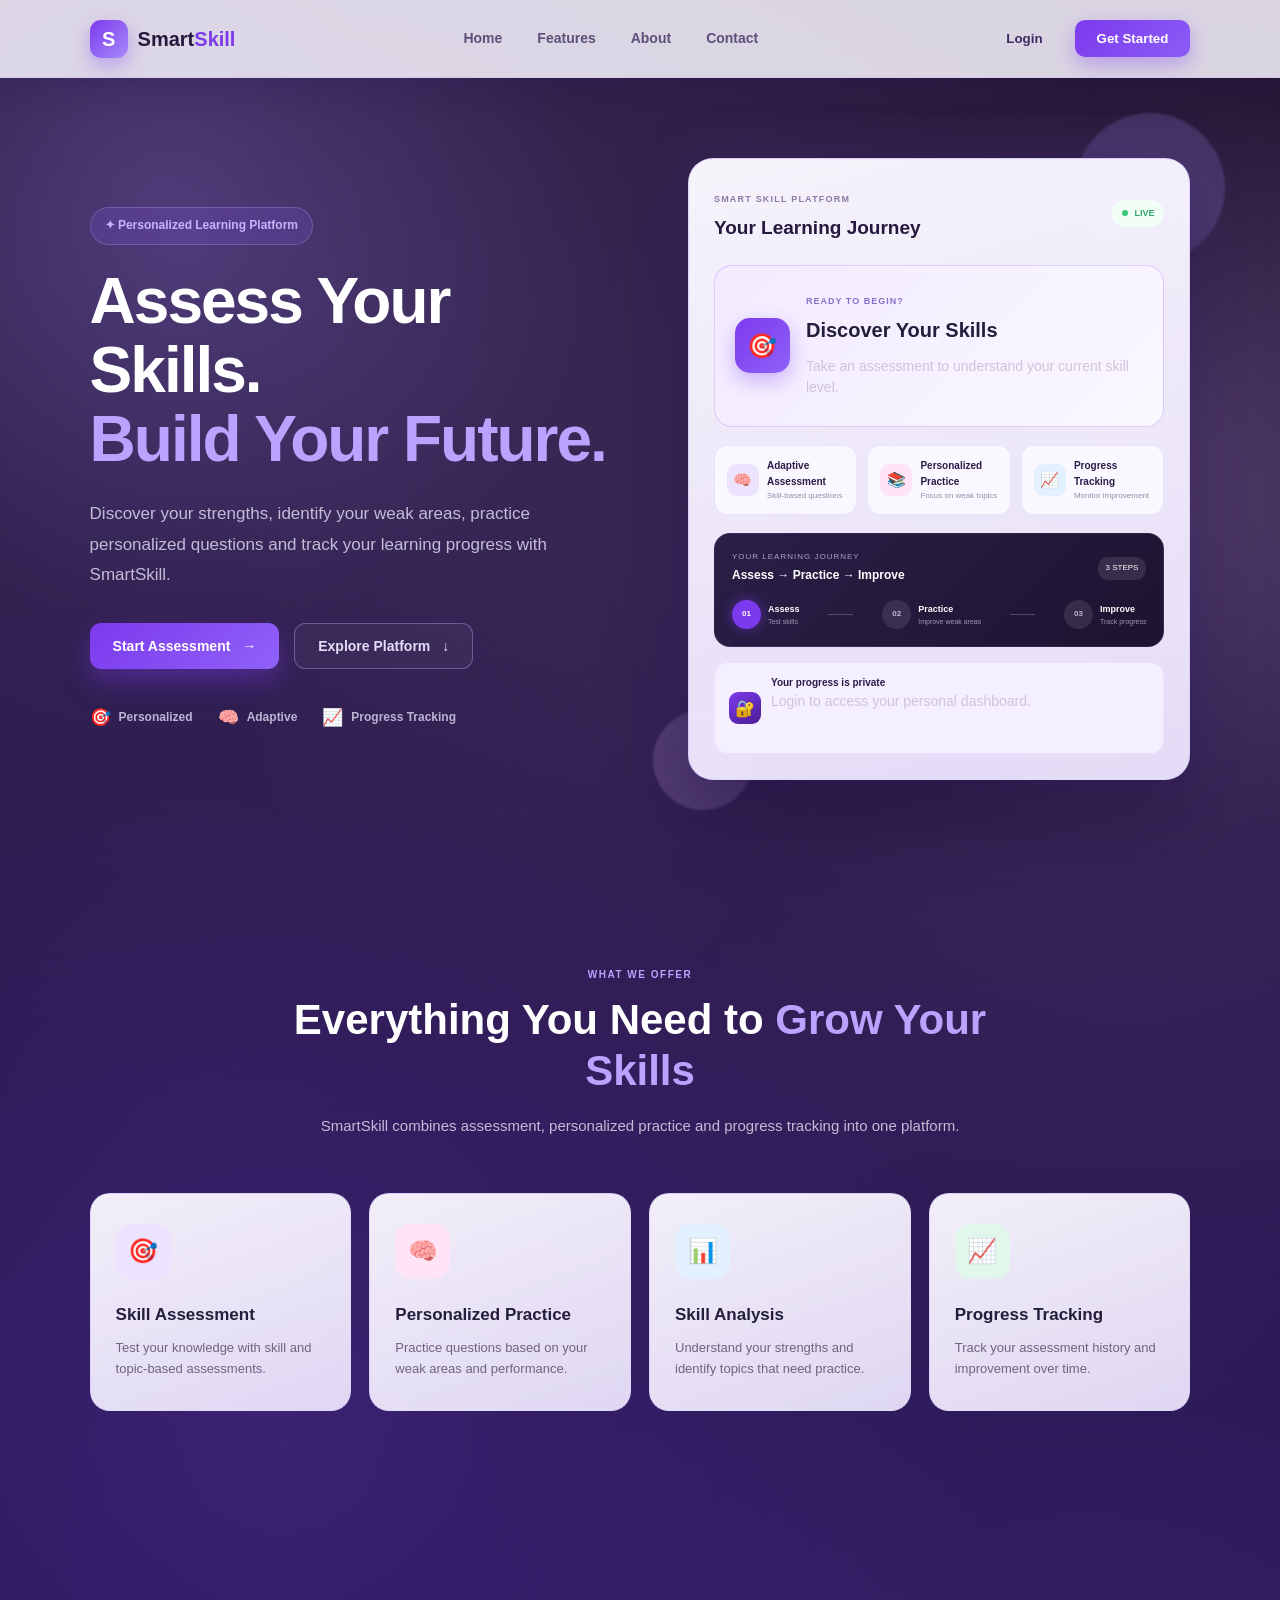
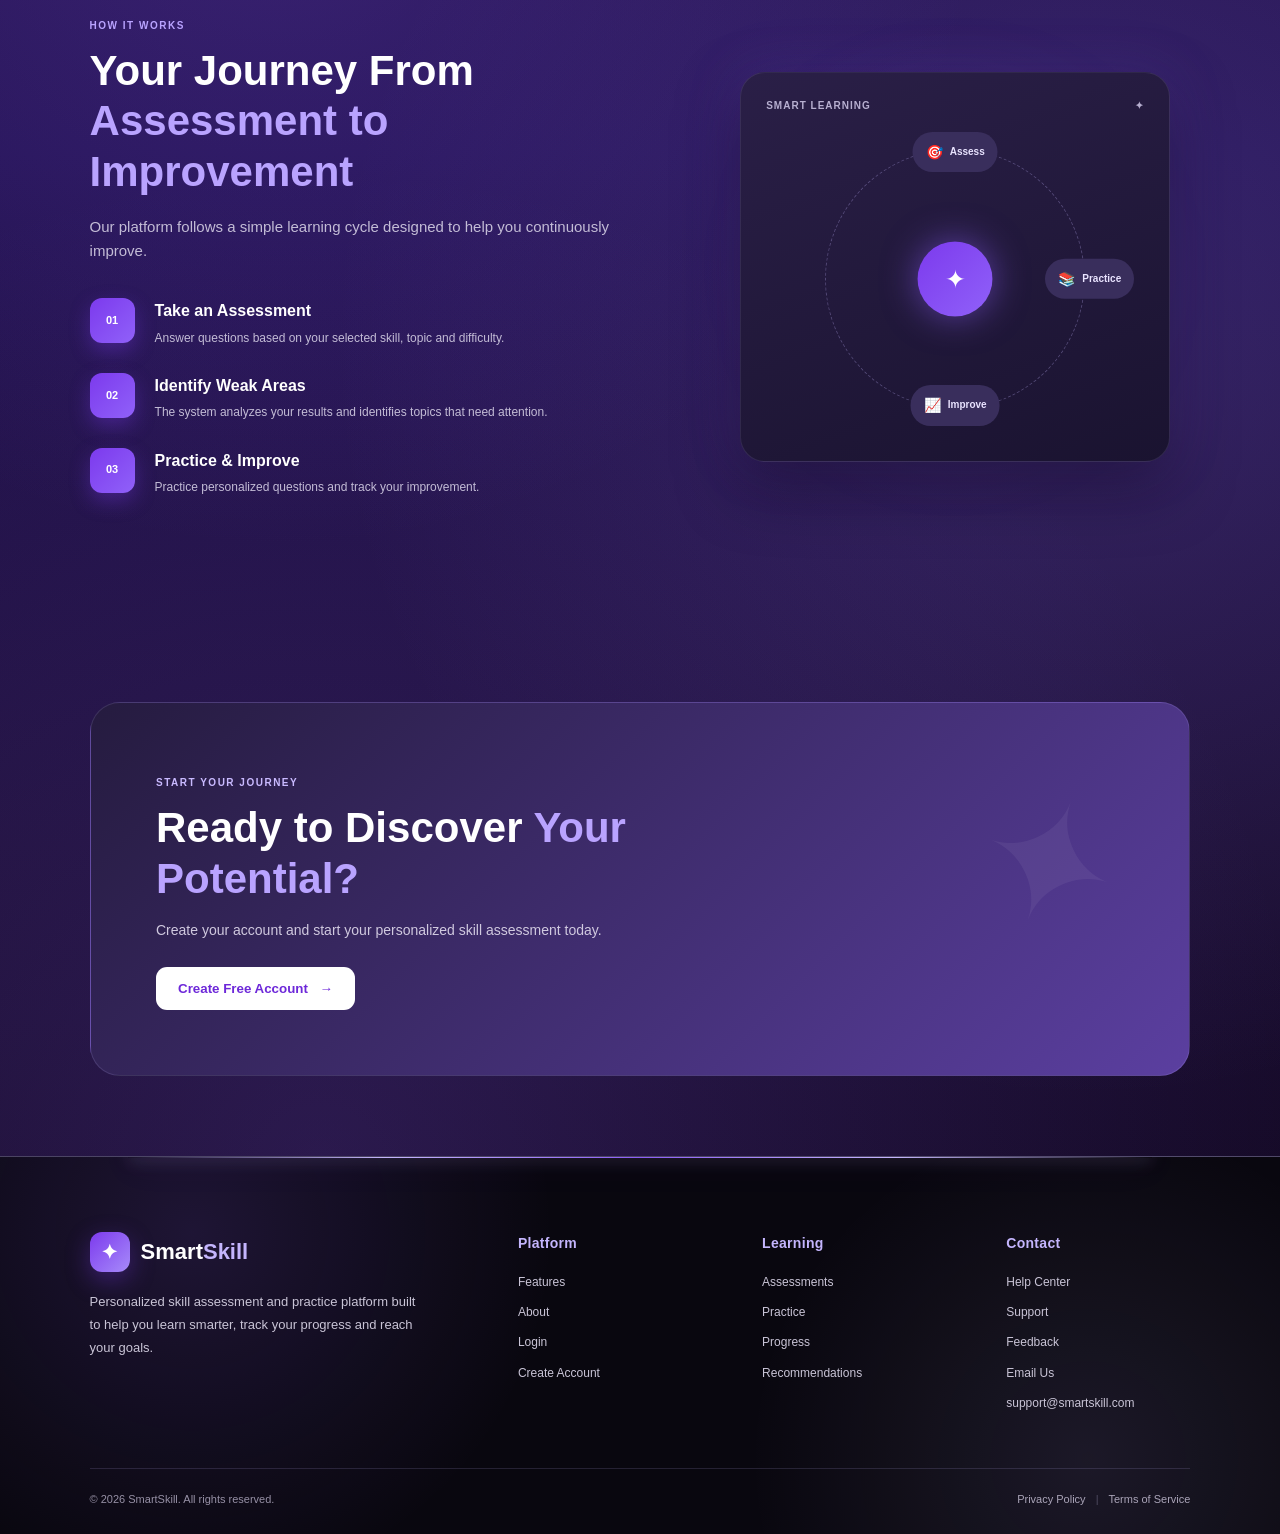
<file: src/main/webapp/improvement.html>
<!DOCTYPE html>
<html lang="en">

<head>
    <meta charset="UTF-8">
    <meta name="viewport" content="width=device-width, initial-scale=1.0">

    <title>Improvement - SmartSkill</title>

    <link rel="stylesheet" href="style.css?v=2">
    <script src="script.js?v=2" defer></script>
</head>

<body class="improvement-body">

<header class="dashboard-header">

    <div class="dashboard-logo">
        Smart<span>Skill</span>
    </div>

    <div class="dashboard-user">
        Welcome,
        <strong id="improvementStudentName">Student</strong>
    </div>

    <button class="logout-btn" onclick="logout()">
        Logout
    </button>

</header>


<main class="improvement-page">

    <!-- PAGE INTRO -->

    <section class="progress-welcome">

        <p class="dashboard-label">
            PERFORMANCE TRACKING
        </p>

        <h1>
            📈 Improvement
        </h1>

        <p>
            Track your skill improvement and see how your performance changes over time.
        </p>

    </section>


    <!-- OVERALL IMPROVEMENT -->

    <section class="improvement-card">

        <h2>
            📊 Your Overall Improvement
        </h2>

        <div class="overall-improvement">

            <div class="improvement-stat">
                <span class="stat-label">
                    Overall Score
                </span>

                <strong id="currentOverallScore">
                    0%
                </strong>
            </div>

            <div class="improvement-stat">

                <span class="stat-label">
                    Performance
                </span>

                <strong id="overallImprovementStatus">
                    -
                </strong>

            </div>

        </div>

    </section>


    <!-- SKILL IMPROVEMENT -->

    <section class="improvement-card">

        <h2>
            🎯 Skill-wise Improvement
        </h2>

        <div id="improvementContainer"
             class="improvement-container">

            <div class="loading-message">
                Loading improvement data...
            </div>

        </div>

    </section>


    <!-- BACK BUTTON -->

    <div class="improvement-back">

        <button
            class="assessment-start-btn"
            onclick="window.location.href='student-dashboard.html'">

            ← Back to Dashboard

        </button>

    </div>

</main>


<footer class="footer">

    <p>
        © 2026 SmartSkill. All rights reserved.
    </p>

</footer>

</body>

</html>
</file>
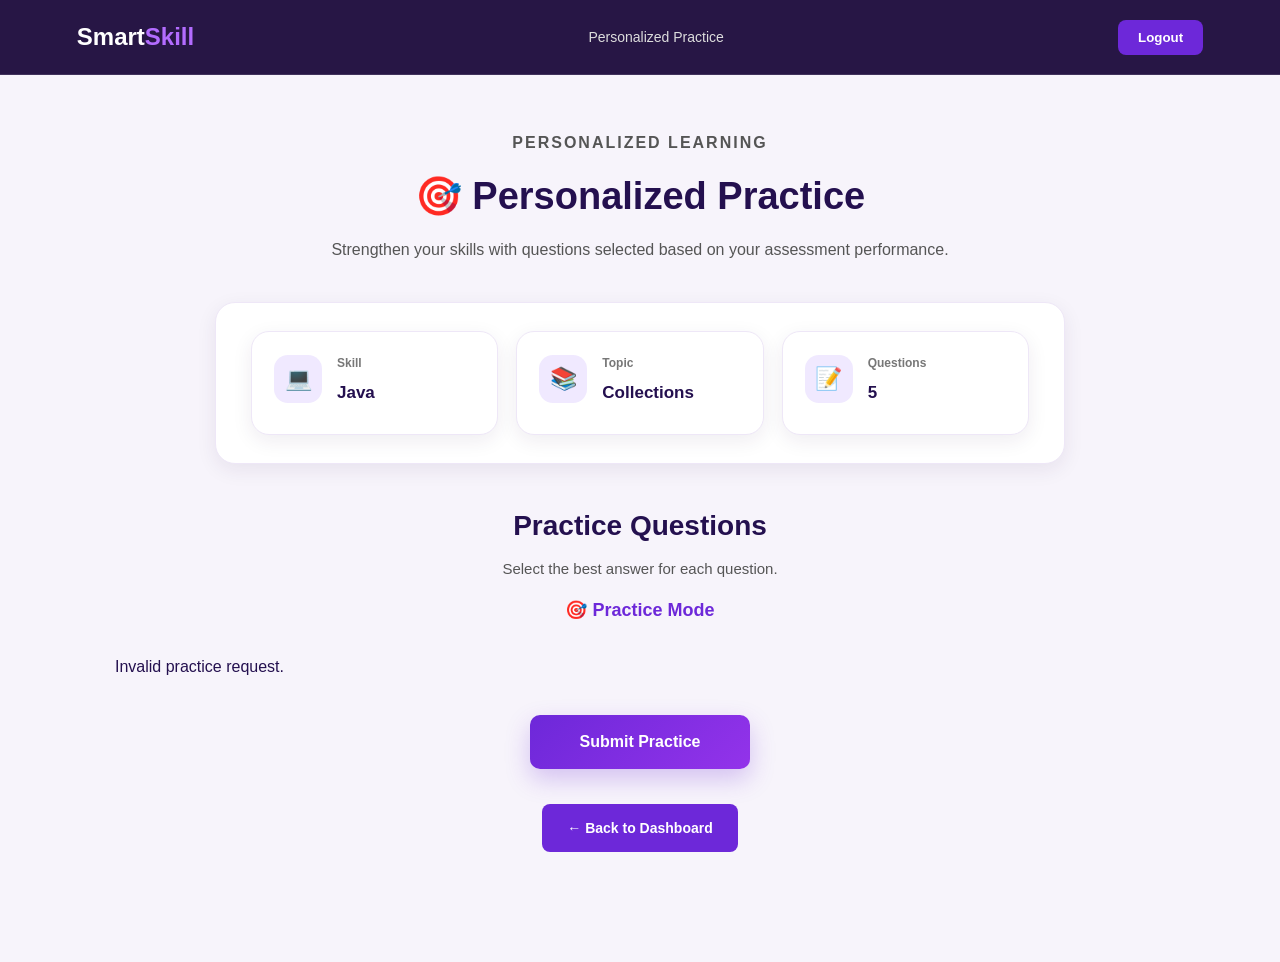
<file: src/main/webapp/practice.html>
<!DOCTYPE html>

<html lang="en">
<head>
    <meta charset="UTF-8">
    <meta name="viewport" content="width=device-width, initial-scale=1.0">


<title>Personalized Practice - SmartSkill</title>

<link rel="stylesheet" href="style.css">


</head>

<body>


<!-- HEADER -->
<header class="dashboard-header">

    <div class="dashboard-logo">
        Smart<span>Skill</span>
    </div>

    <div class="dashboard-user">
        Personalized Practice
    </div>

    <button class="logout-btn" onclick="logout()">
        Logout
    </button>

</header>


<!-- MAIN -->
<main class="practice-page">

    <!-- HERO -->
    <section class="practice-welcome">

        <p class="dashboard-label">
            PERSONALIZED LEARNING
        </p>

        <h1>
            🎯 Personalized Practice
        </h1>

        <p>
            Strengthen your skills with questions selected
            based on your assessment performance.
        </p>

    </section>


    <!-- PRACTICE INFO -->
    <div class="practice-info">

    <div class="practice-info-card">
        <div class="practice-info-icon">💻</div>
        <div>
            <span>Skill</span>
            <strong id="practiceSkill">Java</strong>
        </div>
    </div>

    <div class="practice-info-card">
        <div class="practice-info-icon">📚</div>
        <div>
            <span>Topic</span>
            <strong id="practiceTopic">Collections</strong>
        </div>
    </div>

    <div class="practice-info-card">
        <div class="practice-info-icon">📝</div>
        <div>
            <span>Questions</span>
            <strong id="practiceCount">5</strong>
        </div>
    </div>

</div>

    <!-- QUESTIONS -->
    <section class="practice-questions-section">

        <div class="practice-section-title">

            <div>
                <h2>Practice Questions</h2>

                <p>
                    Select the best answer for each question.
                </p>
            </div>

            <div class="question-badge">
                🎯 Practice Mode
            </div>

        </div>
        
        

        <div id="questionsContainer">
    <p>Loading questions...</p>
</div>

<div id="practiceMessage" class="practice-message"></div>

<div class="practice-submit-container">
    <button
        id="submitPracticeBtn"
        onclick="submitPractice()">
        Submit Practice
    </button>
</div>


        
    </section>

<!-- BACK -->

<div class="practice-back">
    <button
        class="practice-back-btn"
        onclick="window.location.href='student-dashboard.html'">
        ← Back to Dashboard
    </button>
</div>

    
    

</main>


<script src="practice.js"></script>


</body>
</html>
</file>
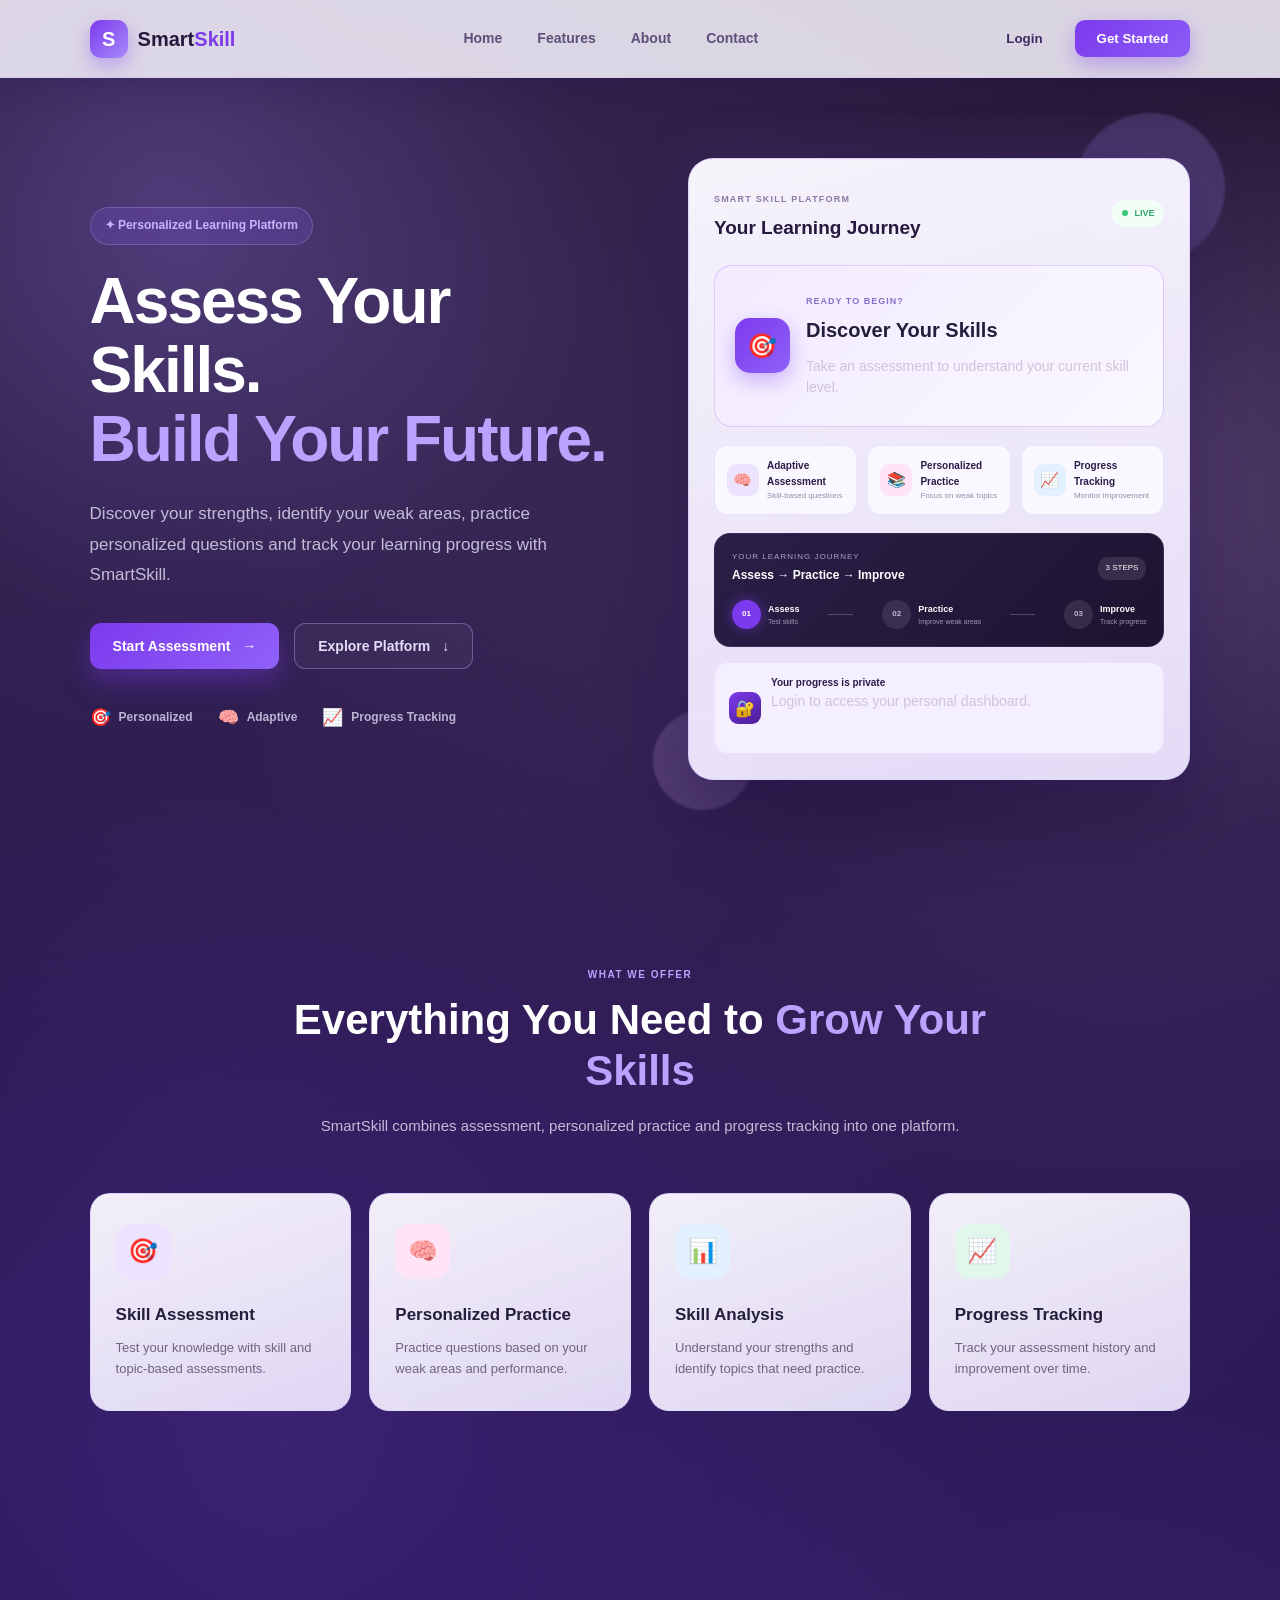
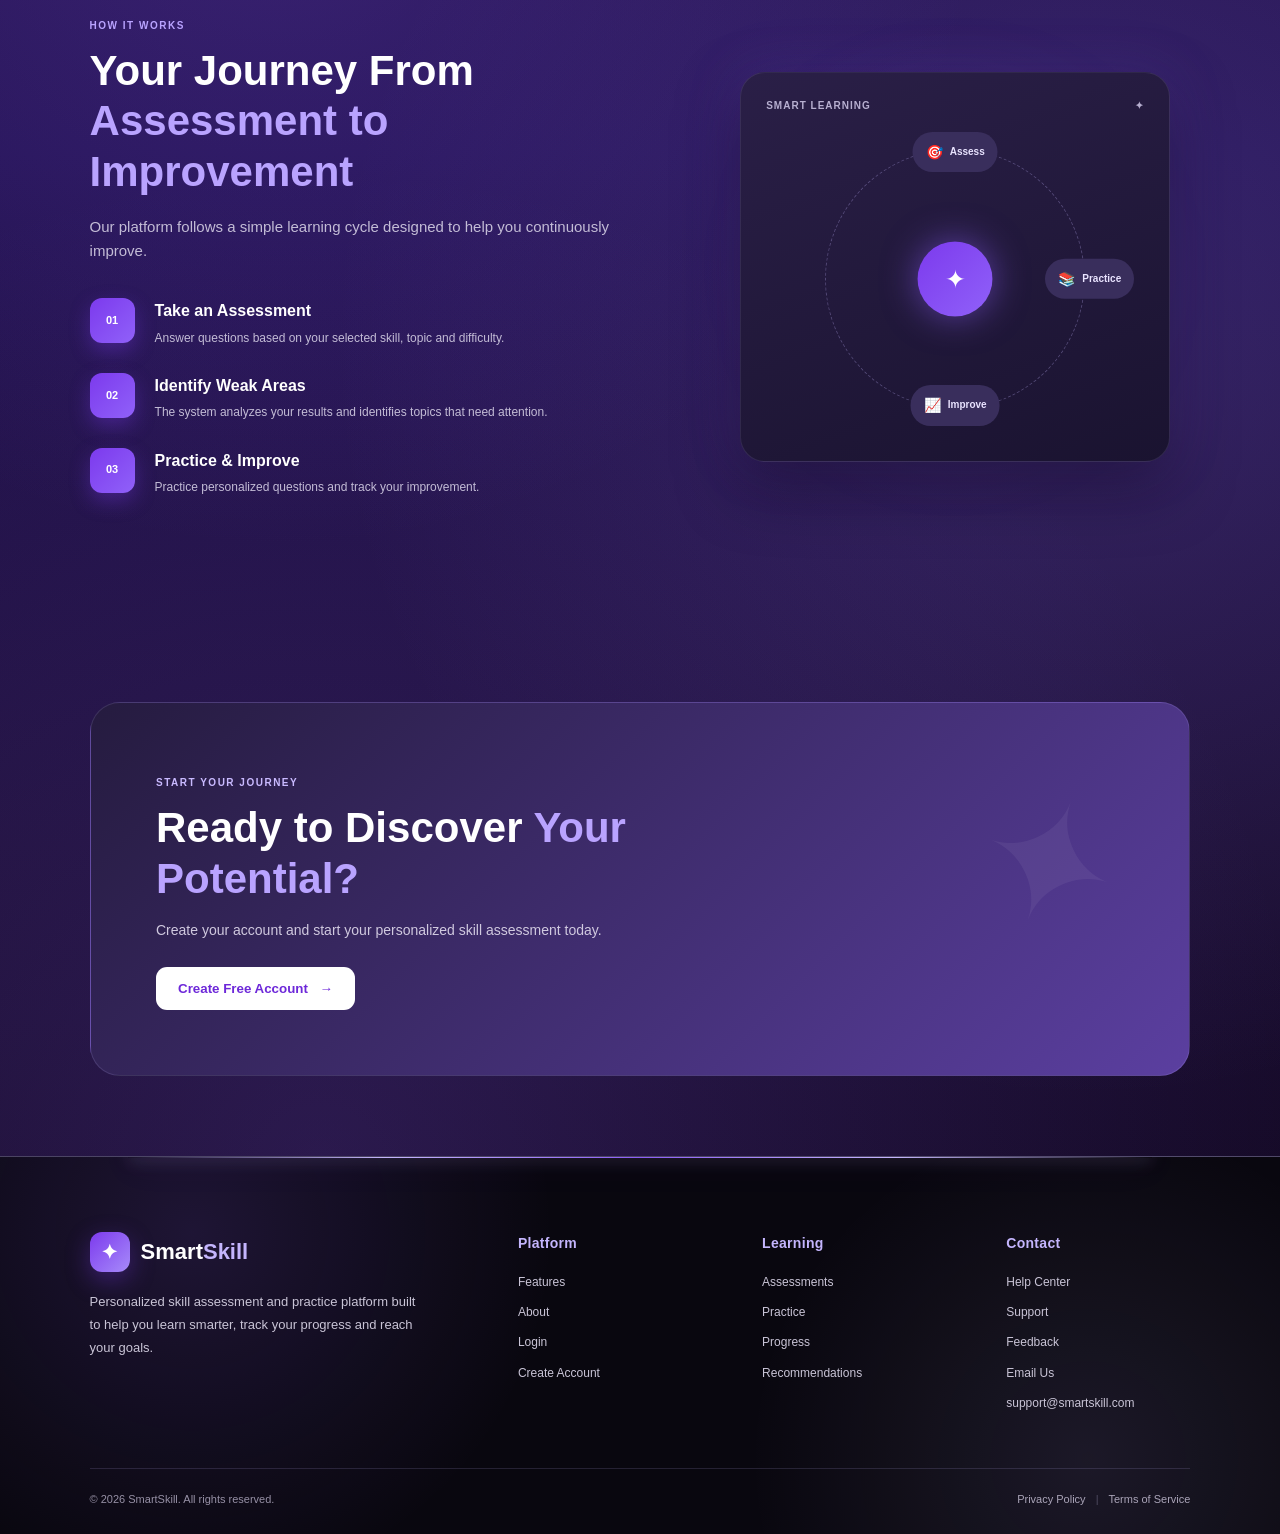
<file: src/main/webapp/progress.html>
<!DOCTYPE html>
<html lang="en">

<head>
    <meta charset="UTF-8">
    <meta name="viewport" content="width=device-width, initial-scale=1.0">

    <title>Progress Dashboard - SmartSkill</title>

    <style>
/* =====================================================
   SMARTSKILL - PROGRESS DASHBOARD
   ===================================================== */

body {
    margin: 0;
    font-family: Arial, sans-serif;
    background: #f7f4fb;
    color: #2d1745;
}

/* HEADER */

.dashboard-header {
    height: 70px;
    padding: 0 50px;
    display: flex;
    align-items: center;
    justify-content: space-between;
    background: white;
    border-bottom: 1px solid #eee;
    box-sizing: border-box;
}

.dashboard-logo {
    font-size: 26px;
    font-weight: 800;
    color: #6d28d9;
}

.dashboard-logo span {
    color: #a855f7;
}

.dashboard-user {
    color: #555;
    font-size: 15px;
}

.dashboard-user strong {
    color: #6d28d9;
}

.logout-btn {
    border: none;
    padding: 10px 20px;
    border-radius: 8px;
    background: #6d28d9;
    color: white;
    font-weight: 600;
    cursor: pointer;
}

.logout-btn:hover {
    background: #5b21b6;
}

/* MAIN */

.progress-page {
    width: 90%;
    max-width: 1100px;
    margin: auto;
    padding: 50px 0 70px;
}

/* PAGE TITLE */

.progress-welcome {
    text-align: center;
    margin-bottom: 35px;
}

.dashboard-label {
    color: #7c3aed;
    font-size: 13px;
    font-weight: 700;
    letter-spacing: 2px;
}

.progress-welcome h1 {
    font-size: 38px;
    margin: 10px 0;
}

.progress-welcome p:last-child {
    color: #777;
    font-size: 16px;
}

/* OVERALL SCORE */

.overall-score-card {
    background: linear-gradient(135deg, #6d28d9, #a855f7);
    color: white;
    text-align: center;
    border-radius: 22px;
    padding: 35px;
    margin-bottom: 25px;
    box-shadow: 0 10px 30px rgba(109, 40, 217, 0.2);
}

.overall-score-card h2 {
    margin: 0 0 15px;
    font-size: 21px;
}

#overallScore {
    font-size: 60px;
    font-weight: 800;
    margin: 15px 0;
}

.overall-score-card p {
    margin: 0;
    opacity: 0.9;
}

/* CARDS */

.progress-card {
    background: white;
    border-radius: 18px;
    padding: 30px;
    margin-bottom: 25px;
    box-shadow: 0 5px 20px rgba(50, 20, 80, 0.08);
    border: 1px solid #eee7f7;
}

.progress-card h2 {
    margin-top: 0;
    margin-bottom: 25px;
    font-size: 21px;
}

/* SKILL PERFORMANCE */

.performance-item {
    margin-bottom: 20px;
}

.performance-title {
    display: flex;
    justify-content: space-between;
    margin-bottom: 8px;
}

.performance-title strong {
    text-transform: capitalize;
}

.performance-title span {
    color: #7c3aed;
    font-weight: bold;
}

.progress-bar {
    height: 12px;
    width: 100%;
    background: #eee9f5;
    border-radius: 20px;
    overflow: hidden;
}

.progress-fill {
    height: 100%;
    background: linear-gradient(90deg, #7c3aed, #a855f7);
    border-radius: 20px;
}

/* SKILL ANALYSIS */

.analysis-item {
    display: flex;
    justify-content: space-between;
    align-items: center;
    padding: 18px;
    margin-bottom: 12px;
    background: #faf8fd;
    border: 1px solid #eee7f7;
    border-radius: 12px;
}

.analysis-item strong {
    text-transform: capitalize;
}

.analysis-item p {
    margin: 5px 0 0;
    color: #777;
}

.status {
    display: inline-block;
    margin-left: 12px;
    padding: 6px 12px;
    border-radius: 20px;
    background: #eee5ff;
    color: #6d28d9;
    font-size: 12px;
    font-weight: bold;
}

/* HISTORY */

.history-item {
    display: flex;
    justify-content: space-between;
    align-items: center;
    padding: 18px;
    margin-bottom: 12px;
    background: #faf8fd;
    border: 1px solid #eee7f7;
    border-radius: 12px;
}

.history-item strong {
    text-transform: capitalize;
}

.history-item p {
    margin: 6px 0 0;
    color: #777;
}

.history-item > div:last-child {
    text-align: right;
}

.history-item > div:last-child strong {
    color: #7c3aed;
    font-size: 20px;
}

/* BACK BUTTON */

.progress-back {
    text-align: center;
    margin-top: 35px;
}

.assessment-start-btn {
    border: none;
    background: #6d28d9;
    color: white;
    padding: 13px 25px;
    border-radius: 10px;
    font-size: 15px;
    font-weight: 600;
    cursor: pointer;
}

.assessment-start-btn:hover {
    background: #5b21b6;
    transform: translateY(-2px);
}

/* FOOTER */

.footer {
    text-align: center;
    padding: 25px;
    background: white;
    color: #777;
    border-top: 1px solid #eee;
}

/* MOBILE */

@media (max-width: 700px) {

    .dashboard-header {
        padding: 0 20px;
    }

    .dashboard-user {
        display: none;
    }

    .progress-page {
        width: 92%;
        padding-top: 30px;
    }

    .progress-welcome h1 {
        font-size: 30px;
    }

    #overallScore {
        font-size: 48px;
    }

    .analysis-item,
    .history-item {
        flex-direction: column;
        align-items: flex-start;
        gap: 12px;
    }

    .history-item > div:last-child {
        text-align: left;
    }

    .status {
        margin-left: 0;
        margin-top: 5px;
    }
}


</style>
    <script src="script.js" defer></script>
</head>

<body>

    <!-- NAVBAR -->
    <header class="dashboard-header">

        <div class="dashboard-logo">
            Smart<span>Skill</span>
        </div>

        <div class="dashboard-user">
            Welcome, <strong id="progressStudentName">Student</strong>
        </div>

        <button class="logout-btn" onclick="logout()">
            Logout
        </button>

    </header>


    <!-- MAIN -->
    <main class="progress-page">

        <!-- HEADER -->
        <section class="progress-welcome">

            <p class="dashboard-label">
                STUDENT PERFORMANCE
            </p>

            <h1>
                📊 Progress Dashboard
            </h1>

            <p>
                Track your assessment performance and identify
                areas where you can improve.
            </p>

        </section>


        <!-- OVERALL SCORE -->
        <section class="overall-score-card">

            <h2>
                Overall Skill Score
            </h2>

            <div id="overallScore">
                Loading...
            </div>

            <p>
                Based on your completed assessments
            </p>

        </section>


        <!-- SKILL PERFORMANCE -->
        <section class="progress-card">

            <h2>
                💻 Skill-wise Performance
            </h2>

            <div id="skillPerformance">
                Loading...
            </div>

        </section>


        <!-- SKILL ANALYSIS -->
        <section class="progress-card">

            <h2>
                🔍 Skill Analysis
            </h2>

            <div id="skillAnalysis">
                Loading...
            </div>

        </section>


        <!-- ASSESSMENT HISTORY -->
        <section class="progress-card">

            <h2>
                📝 Assessment History
            </h2>

            <div id="assessmentHistory">
                Loading...
            </div>

        </section>


        <!-- BACK BUTTON -->
        <div class="progress-back">

            <button
                class="assessment-start-btn"
                onclick="window.location.href='student-dashboard.html'">

                ← Back to Dashboard

            </button>

        </div>

    </main>


    <!-- FOOTER -->
    <footer class="footer">

        <p>
            © 2026 SmartSkill. All rights reserved.
        </p>

    </footer>

</body>

</html>
</file>
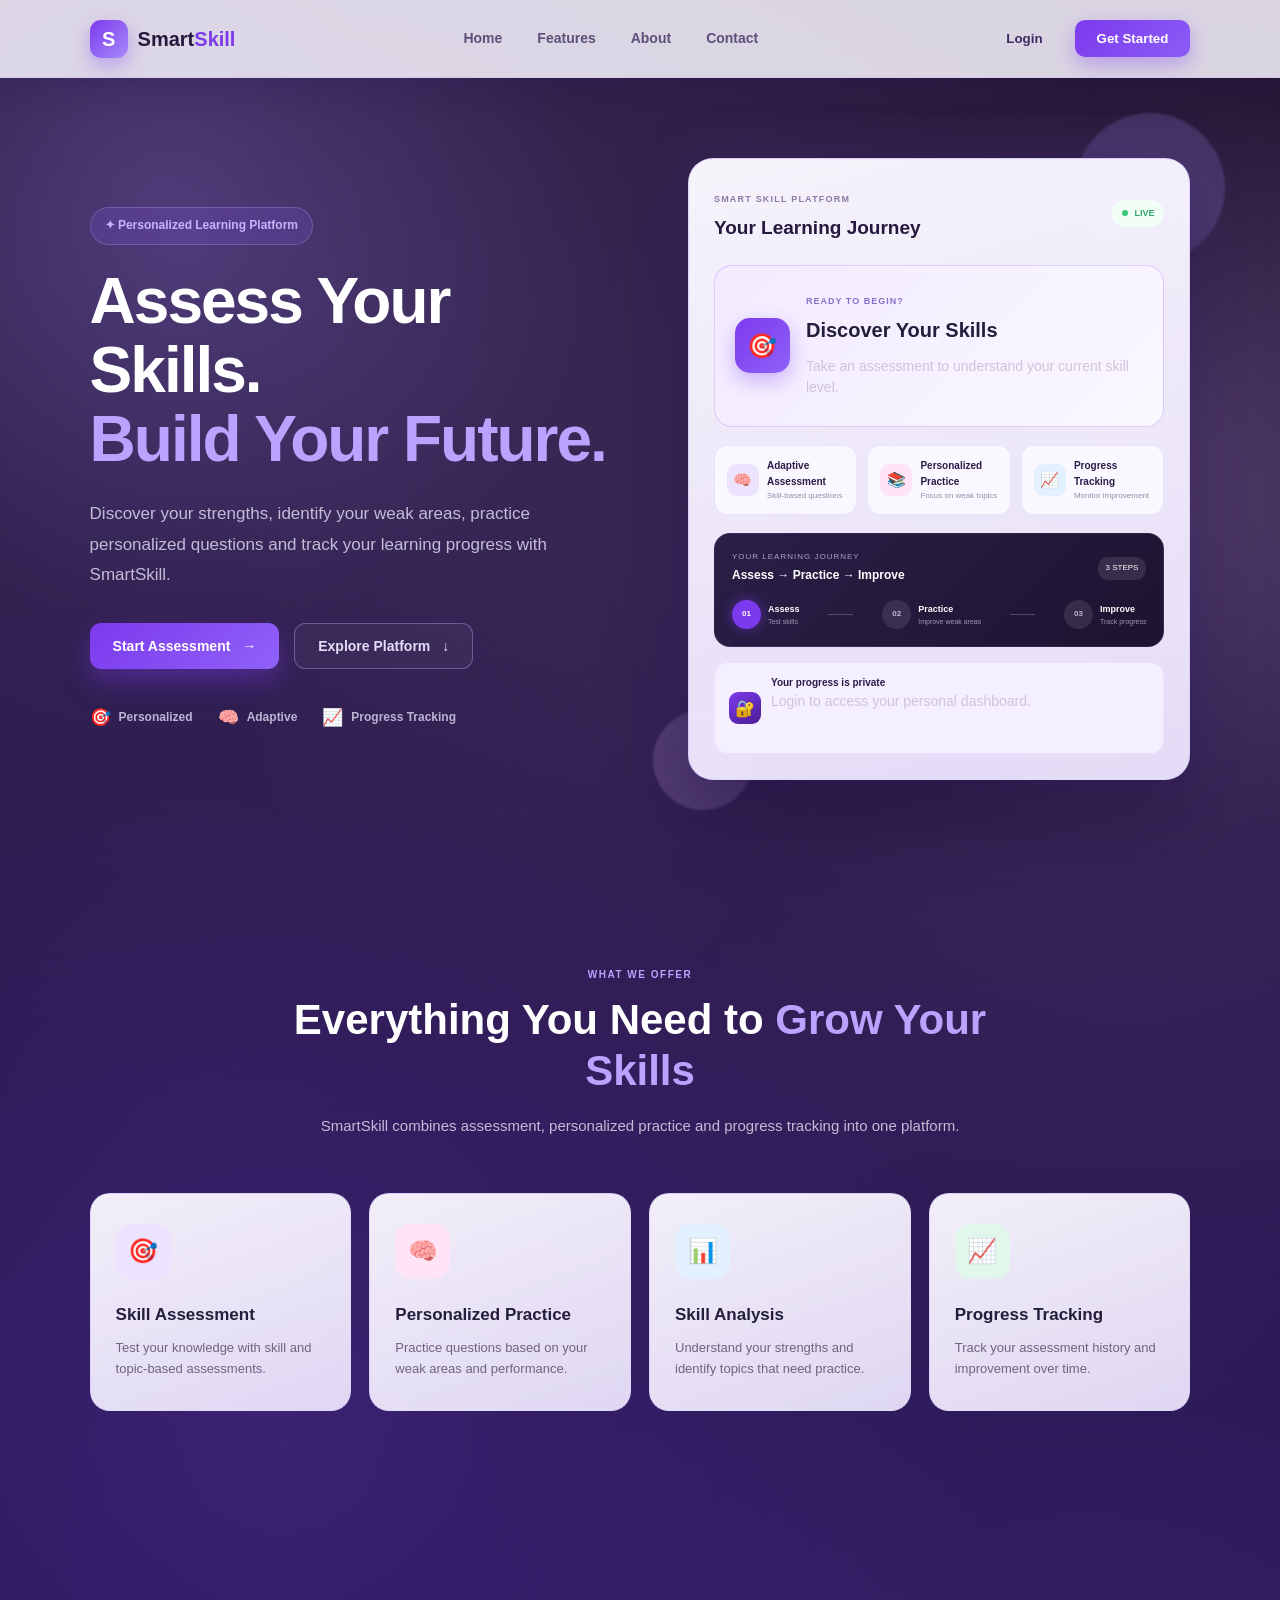
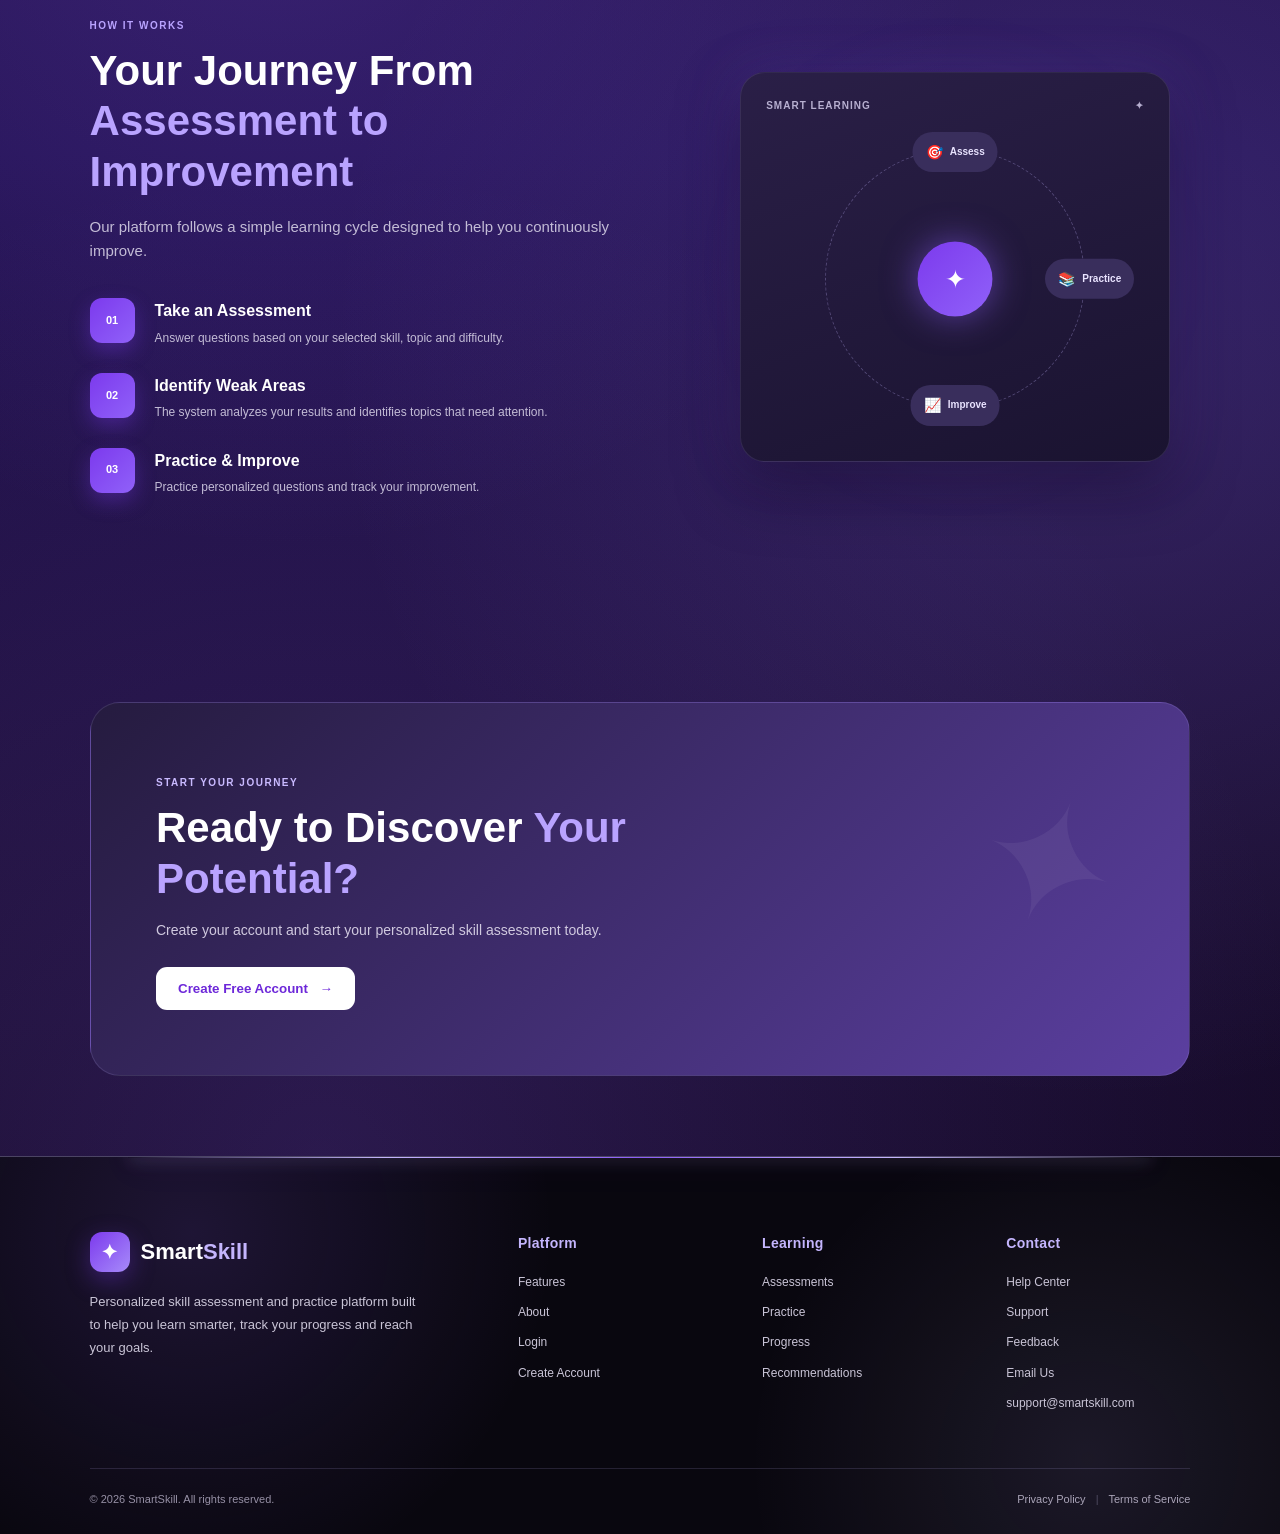
<file: src/main/webapp/recommendations.html>
<!DOCTYPE html>
<html lang="en">

<head>

    <meta charset="UTF-8">

    <meta name="viewport"
          content="width=device-width, initial-scale=1.0">

    <title>Recommendations - SmartSkill</title>

    <style>

        body {
            margin: 0;
            font-family: Arial, sans-serif;
            background: #f7f4fb;
            color: #2d1745;
        }

        /* HEADER */

        .dashboard-header {
            height: 70px;
            padding: 0 50px;
            display: flex;
            align-items: center;
            justify-content: space-between;
            background: white;
            border-bottom: 1px solid #eee;
        }

        .dashboard-logo {
            font-size: 26px;
            font-weight: 800;
            color: #6d28d9;
        }

        .dashboard-logo span {
            color: #a855f7;
        }

        .dashboard-user {
            color: #555;
        }

        .dashboard-user strong {
            color: #6d28d9;
        }

        .logout-btn {
            border: none;
            padding: 10px 20px;
            border-radius: 8px;
            background: #6d28d9;
            color: white;
            font-weight: 600;
            cursor: pointer;
        }

        /* MAIN */

        .recommendation-page {
            width: 90%;
            max-width: 1050px;
            margin: auto;
            padding: 55px 0 70px;
        }

        /* TITLE */

        .recommendation-welcome {
            text-align: center;
            margin-bottom: 40px;
        }

        .dashboard-label {
            color: #7c3aed;
            font-size: 13px;
            font-weight: 700;
            letter-spacing: 2px;
        }

        .recommendation-welcome h1 {
            font-size: 38px;
            margin: 10px 0;
        }

        .recommendation-welcome p {
            color: #777;
            font-size: 16px;
        }

        /* RECOMMENDATION CARD */

        .recommendation-card {
            background: white;
            border-radius: 20px;
            padding: 28px;
            margin-bottom: 20px;
            border: 1px solid #eee7f7;
            box-shadow: 0 6px 20px rgba(50, 20, 80, 0.08);
        }

        .recommendation-top {
            display: flex;
            justify-content: space-between;
            align-items: center;
            gap: 20px;
        }

        .recommendation-topic {
            font-size: 21px;
            font-weight: 700;
            text-transform: capitalize;
        }

        .recommendation-skill {
            color: #777;
            margin-top: 6px;
            text-transform: capitalize;
        }

        .recommendation-score {
            font-size: 25px;
            font-weight: 800;
            color: #7c3aed;
        }

        /* MESSAGE */

        .recommendation-message {
            margin-top: 22px;
            padding: 16px;
            border-radius: 12px;
            background: #faf8fd;
            color: #555;
            font-weight: 600;
        }

        /* BUTTON */

        .practice-btn {
            margin-top: 18px;
            border: none;
            padding: 12px 22px;
            border-radius: 9px;
            background: #6d28d9;
            color: white;
            font-weight: 600;
            cursor: pointer;
        }

        .practice-btn:hover {
            background: #5b21b6;
        }

        /* EMPTY */

        .no-recommendations {
            background: white;
            padding: 40px;
            text-align: center;
            border-radius: 18px;
            color: #777;
        }

        /* BACK */

        .recommendation-back {
            text-align: center;
            margin-top: 35px;
        }

        .back-btn {
            border: none;
            padding: 13px 25px;
            border-radius: 10px;
            background: #6d28d9;
            color: white;
            font-weight: 600;
            cursor: pointer;
        }

        /* MOBILE */

        @media (max-width: 700px) {

            .dashboard-header {
                padding: 0 20px;
            }

            .dashboard-user {
                display: none;
            }

            .recommendation-page {
                width: 92%;
            }

            .recommendation-welcome h1 {
                font-size: 30px;
            }

            .recommendation-top {
                flex-direction: column;
                align-items: flex-start;
            }

            .recommendation-score {
                font-size: 22px;
            }
        }

    </style>

</head>

<body>

    <!-- HEADER -->

    <header class="dashboard-header">

        <div class="dashboard-logo">
            Smart<span>Skill</span>
        </div>

        <div class="dashboard-user">

            Welcome,
            <strong id="recommendationStudentName">
                Student
            </strong>

        </div>

        <button class="logout-btn"
                onclick="logout()">

            Logout

        </button>

    </header>


    <!-- MAIN -->

    <main class="recommendation-page">

        <section class="recommendation-welcome">

            <p class="dashboard-label">
                PERSONALIZED LEARNING
            </p>

            <h1>
                💡 Recommendations
            </h1>

            <p>
                Improve your skills with recommendations
                based on your assessment performance.
            </p>

        </section>


        <!-- RECOMMENDATIONS -->

        <section id="recommendationsContainer">

            <div class="no-recommendations">
                Loading recommendations...
            </div>

        </section>


        <!-- BACK -->

        <div class="recommendation-back">

            <button class="back-btn"
                    onclick="window.location.href='student-dashboard.html'">

                ← Back to Dashboard

            </button>

        </div>

    </main>


    <script src="script.js"></script>

</body>

</html>
</file>
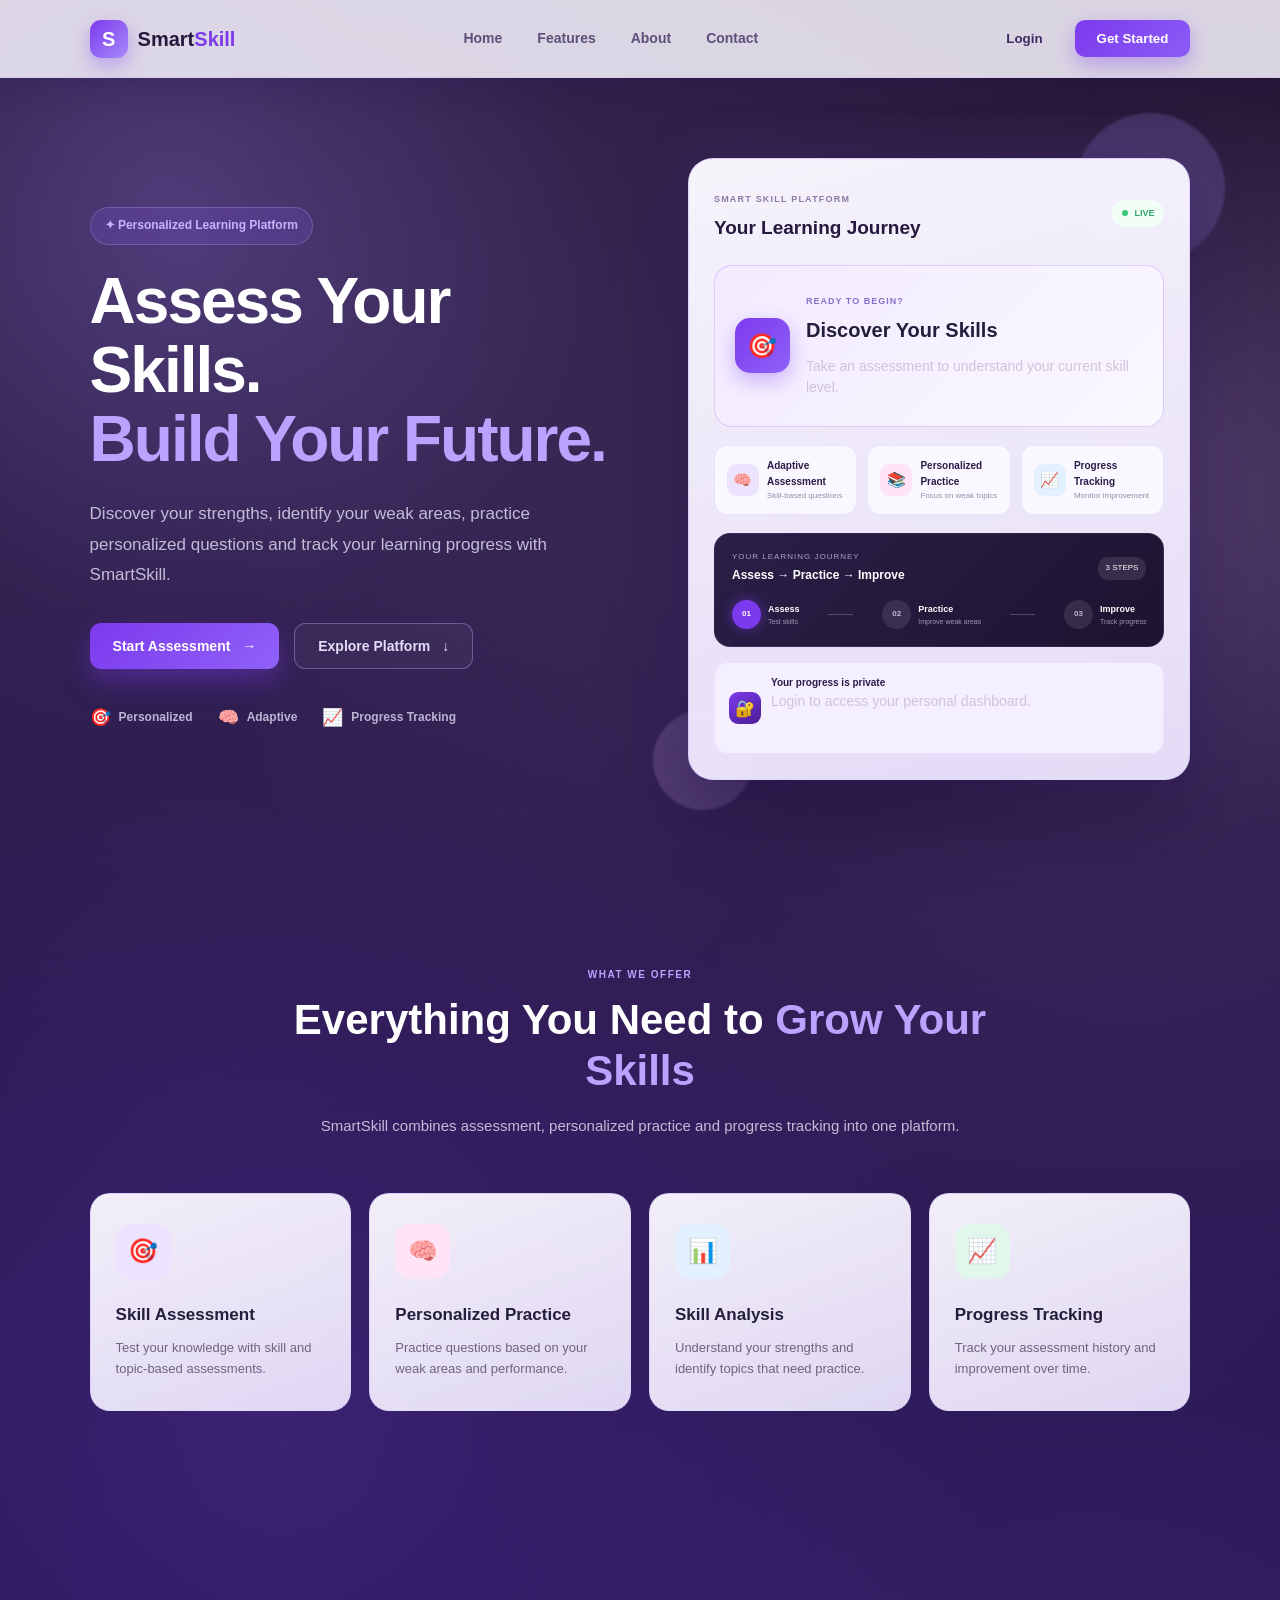
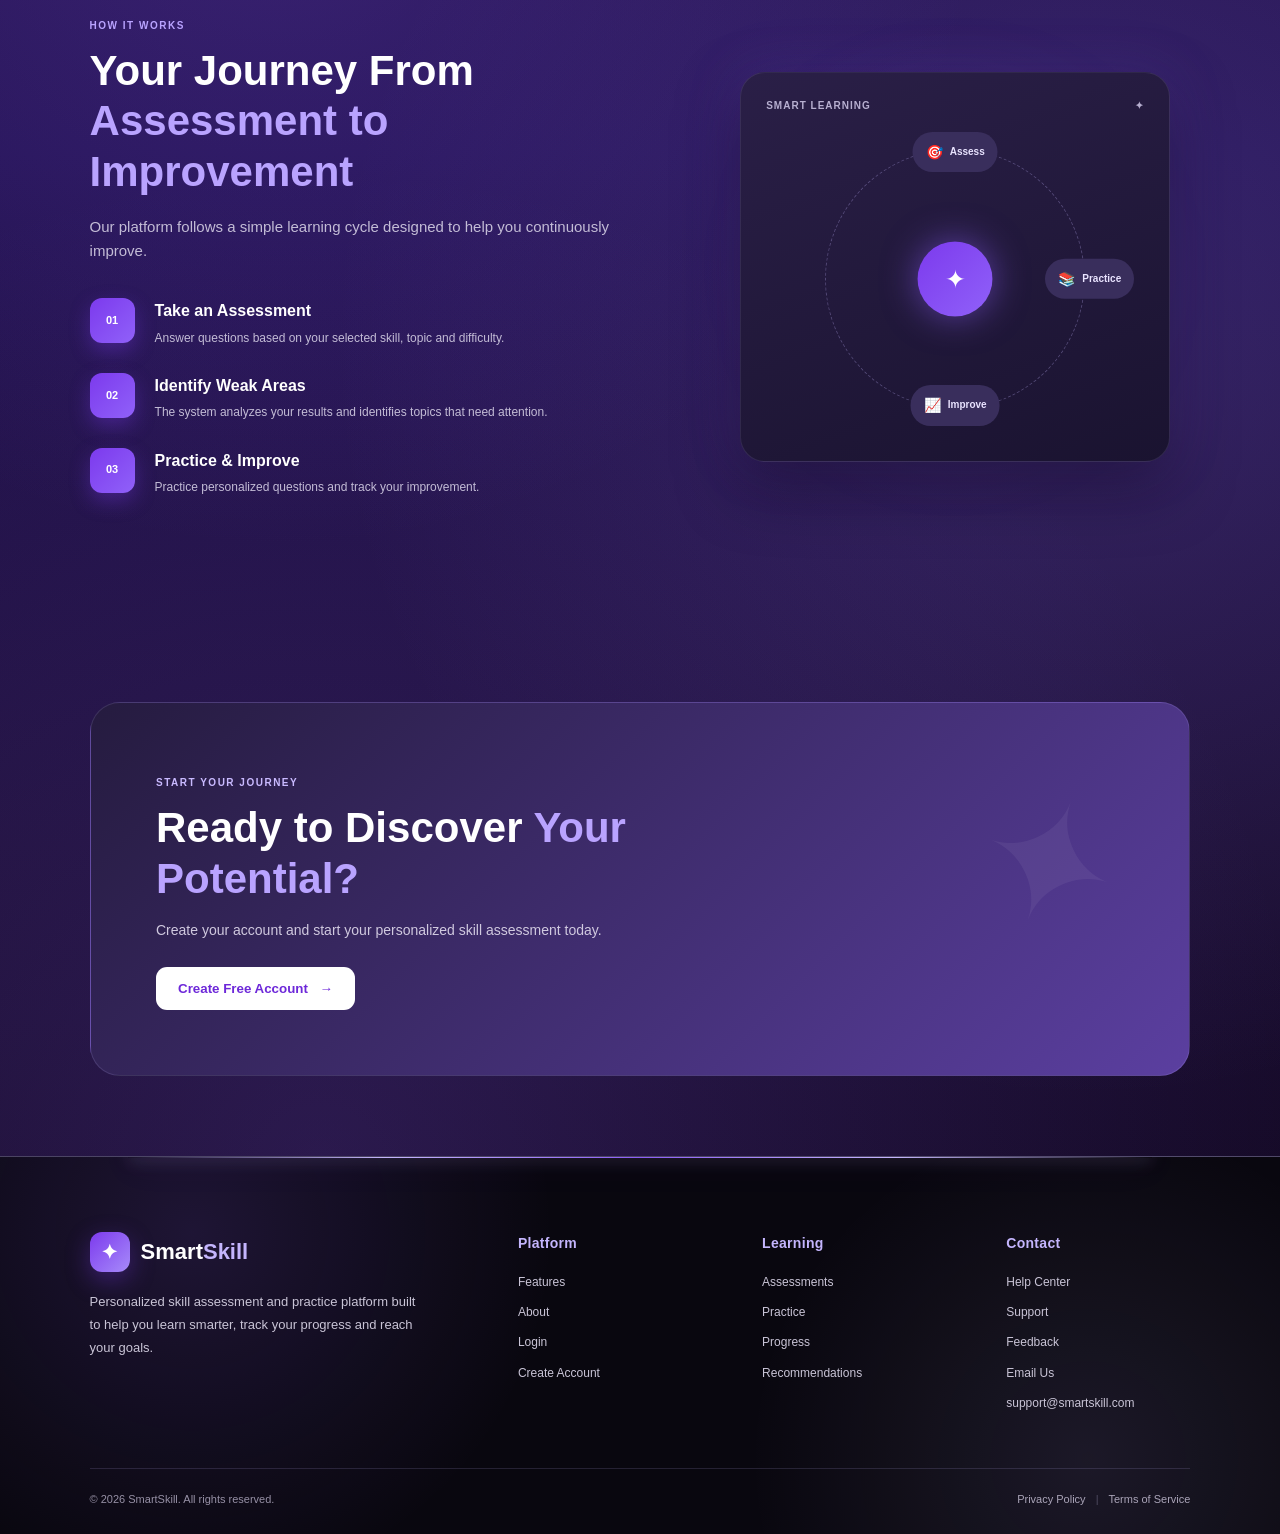
<file: src/main/webapp/skill-analysis.html>
<!DOCTYPE html>
<html lang="en">

<head>
    <meta charset="UTF-8">
    <meta name="viewport" content="width=device-width, initial-scale=1.0">

    <title>Skill Analysis - SmartSkill</title>

    <link rel="stylesheet" href="style.css">
    <script src="script.js" defer></script>
</head>

<body>

<header class="dashboard-header">

    <div class="dashboard-logo">
        Smart<span>Skill</span>
    </div>

    <div class="dashboard-user">
        Welcome, <strong id="analysisStudentName">Student</strong>
    </div>

    <button class="logout-btn" onclick="logout()">
        Logout
    </button>

</header>


<main class="skill-analysis-page">

    <section class="progress-welcome">

        <p class="dashboard-label">
            PERFORMANCE ANALYSIS
        </p>

        <h1>
            🔍 Skill Analysis
        </h1>

        <p>
            Identify your strong and weak areas and understand your performance.
        </p>

    </section>


    <section class="skill-analysis-section">

    <h2>📊 Your Skill Performance</h2>

    <div id="skillAnalysis" class="skill-analysis-container"></div>

</section>


    <div class="skill-analysis-back">

        <button
            class="assessment-start-btn"
            onclick="window.location.href='student-dashboard.html'">

            ← Back to Dashboard

        </button>

    </div>

</main>


<footer class="footer">

    <p>
        © 2026 SmartSkill. All rights reserved.
    </p>

</footer>

</body>
</html>
</file>
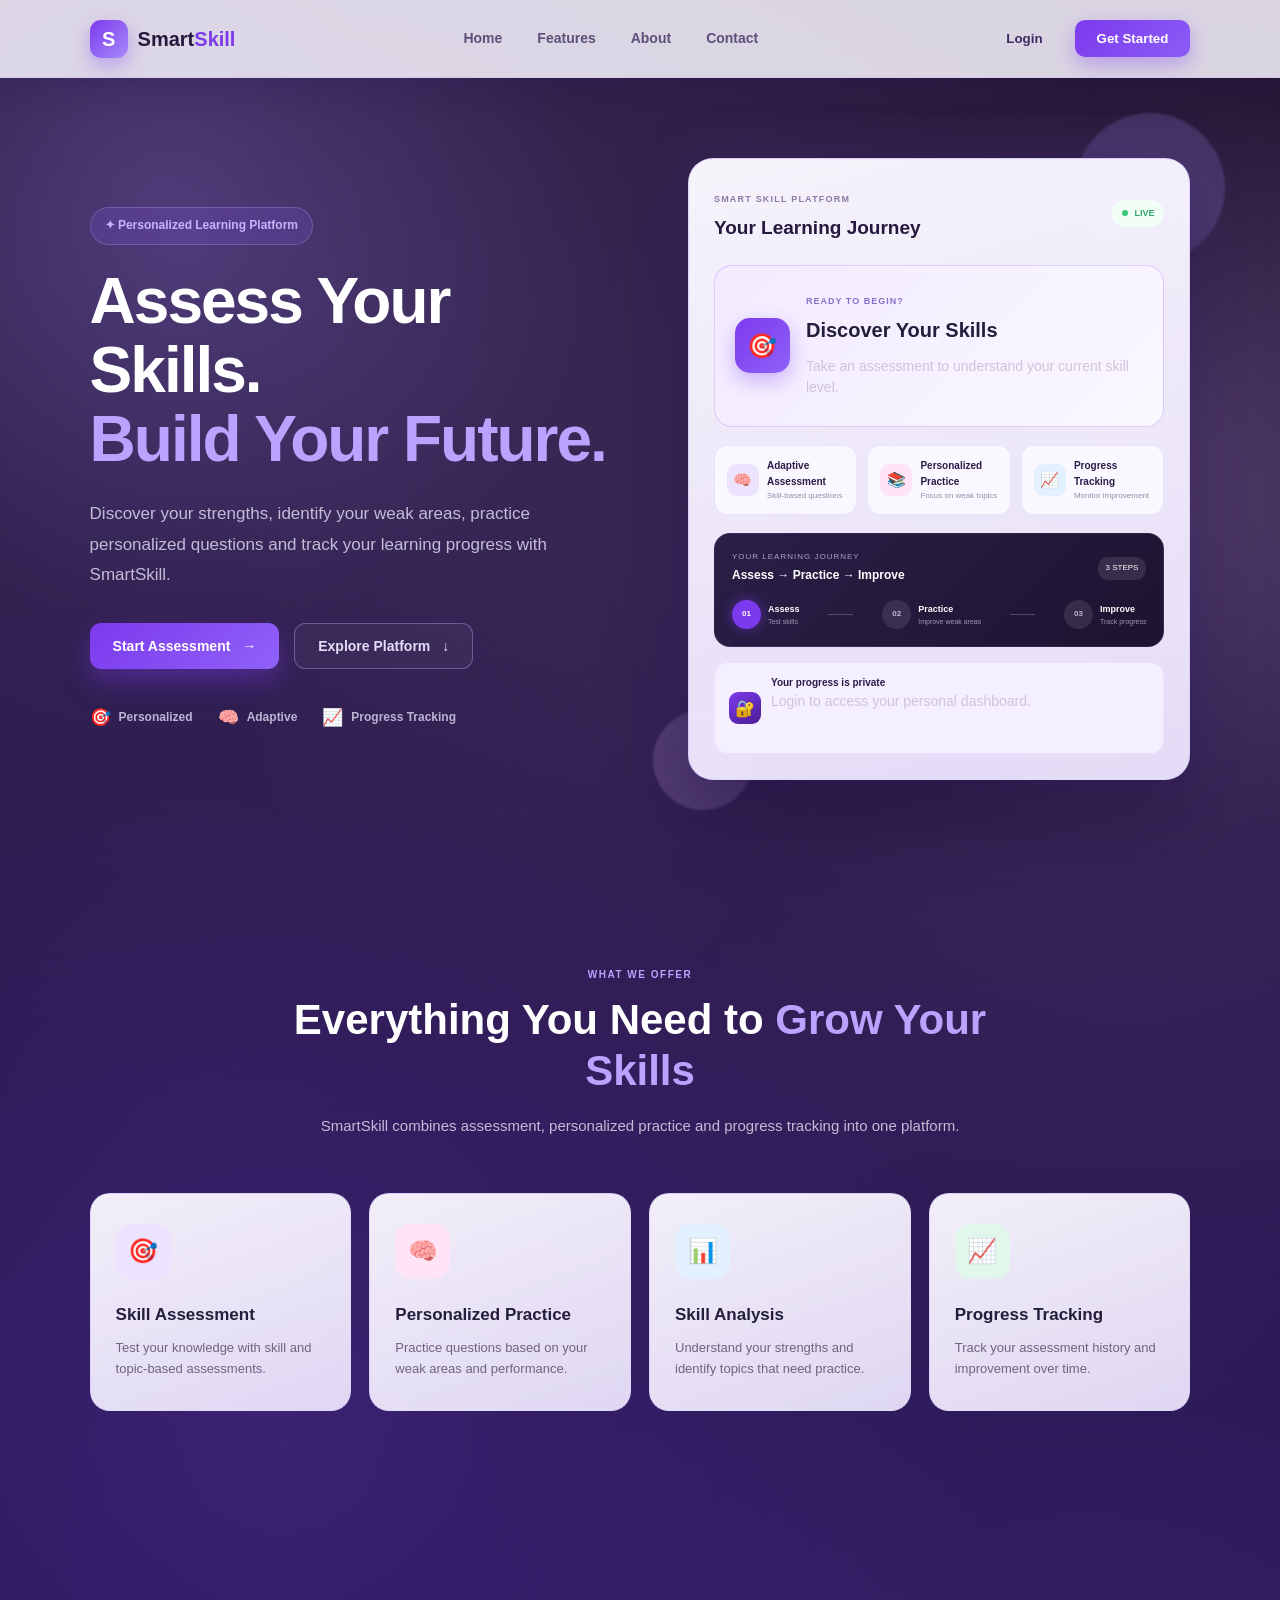
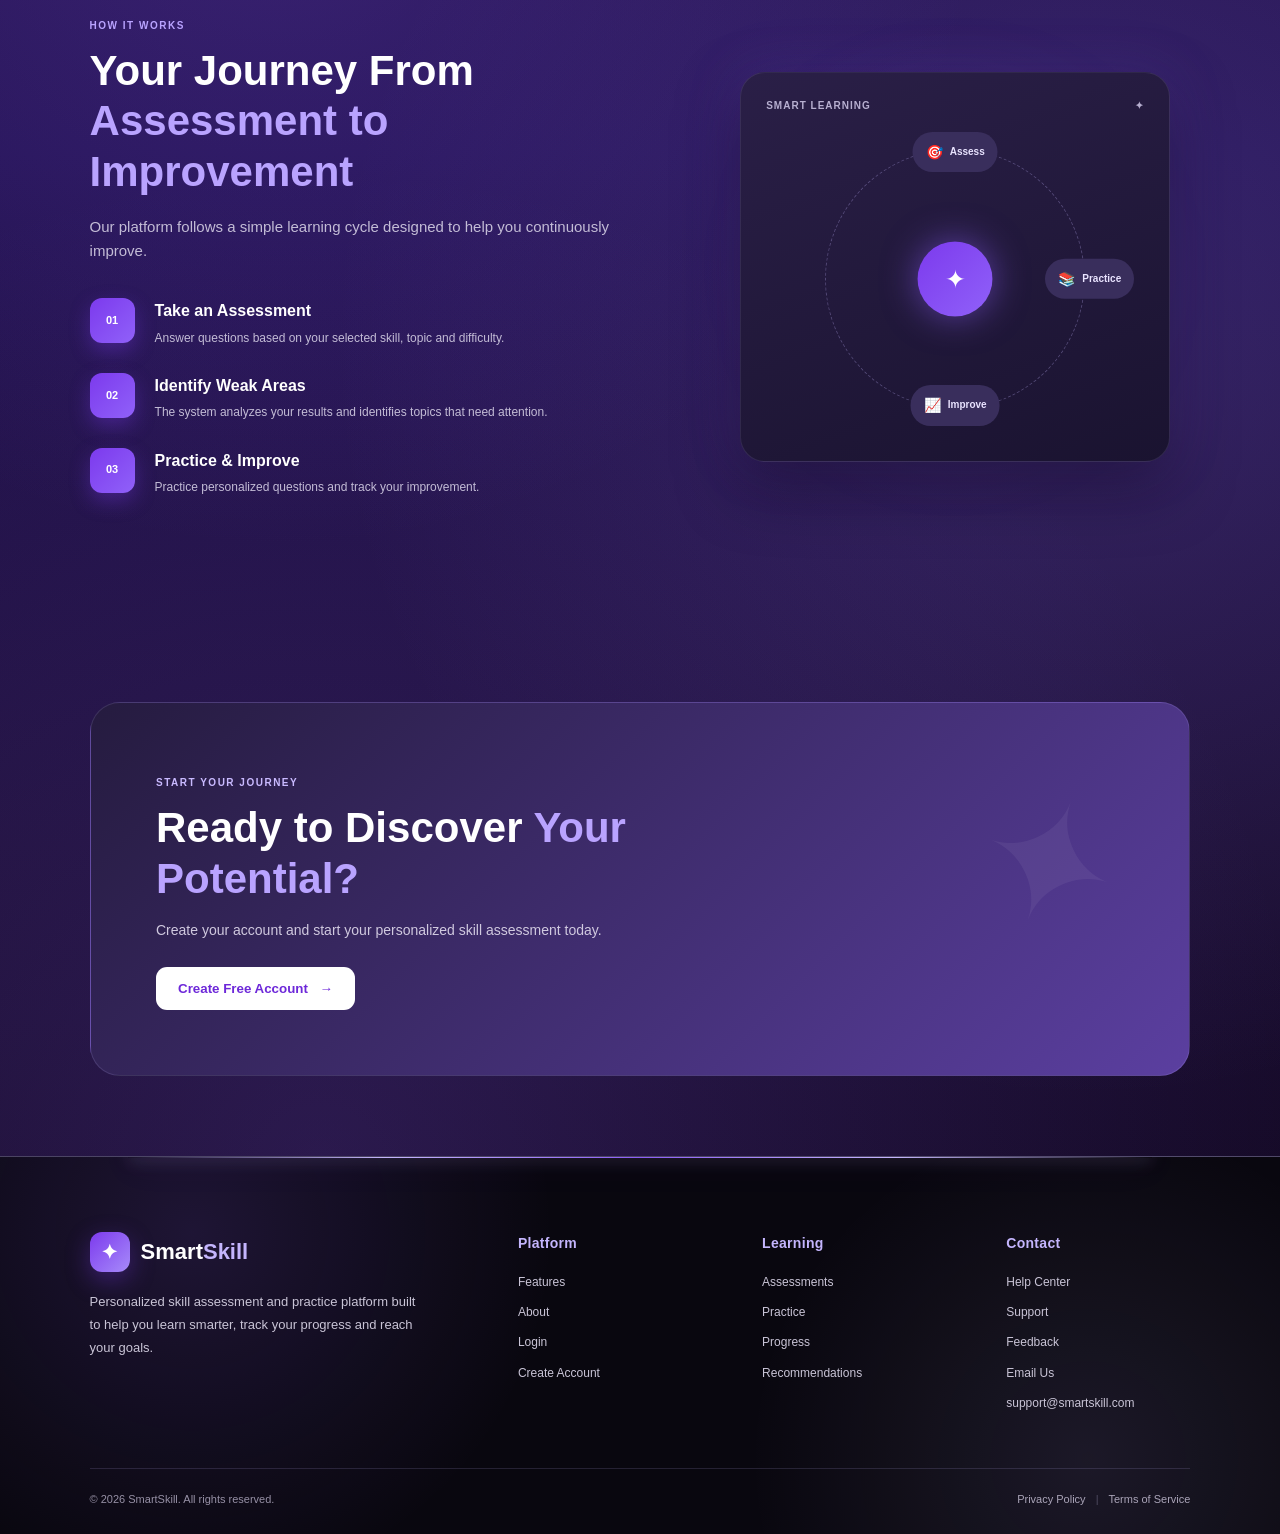
<file: src/main/webapp/student-dashboard.html>
<!DOCTYPE html>
<html lang="en">

<head>
    <meta charset="UTF-8">
    <meta name="viewport" content="width=device-width, initial-scale=1.0">

    <title>Student Dashboard - SmartSkill</title>

    <link rel="stylesheet" href="style.css">
</head>

<body>

    <header class="dashboard-header">

        <div class="dashboard-logo">
            Smart<span>Skill</span>
        </div>

        <div class="dashboard-user">
            Welcome, <strong id="studentName">Student</strong>
        </div>

        <button class="logout-btn" onclick="logout()">
            Logout
        </button>

    </header>


    <main class="student-dashboard">

        <section class="dashboard-welcome">

            <p class="dashboard-label">
                STUDENT DASHBOARD
            </p>

            <h1>
                Welcome back,
                <span id="welcomeStudentName">Student</span>! 👋
            </h1>

            <p>
                Track your skills, practice smarter, and improve your performance.
            </p>

        </section>
        <section class="streak-section">

    <div class="streak-card">
        <div class="streak-icon">🔥</div>
        <div>
            <p class="streak-label">CURRENT STREAK</p>
            <h2>
                <span id="currentStreak">0</span> Days
            </h2>
            <p class="streak-description">
                Keep learning every day!
            </p>
        </div>
    </div>

    <div class="streak-card">
        <div class="streak-icon">🏆</div>
        <div>
            <p class="streak-label">LONGEST STREAK</p>
            <h2>
                <span id="longestStreak">0</span> Days
            </h2>
            <p class="streak-description">
                Your best learning streak.
            </p>
        </div>
    </div>

</section>

        <section class="dashboard-cards">

            <div class="dashboard-card">

                <div class="card-icon">📝</div>

                <h2>Start Assessment</h2>

                <p>
                    Test your skills with personalized assessments.
                </p>

                <button onclick="startAssessment()">
                    Start Assessment
                </button>

            </div>


            <div class="dashboard-card">

                <div class="card-icon">🎯</div>

                <h2>Personalized Practice</h2>

                <p>
                    Practice questions based on your skill level.
                </p>

                <button onclick="startPractice()">
                     🎯 Start Practice
                 </button>

            </div>


            <div class="dashboard-card">

                <div class="card-icon">📊</div>

                <h2>View Progress</h2>

                <p>
                    See your assessment scores and progress.
                </p>

                <button onclick="viewProgress()">
                    View Progress
                </button>

            </div>


            <div class="dashboard-card">

                <div class="card-icon">🔍</div>

                <h2>Skill Analysis</h2>

                <p>
                    Identify your strong and weak areas.
                </p>

                <button onclick="viewSkillAnalysis()">
                    Analyze Skills
                </button>

            </div>


            <div class="dashboard-card">

                <div class="card-icon">💡</div>

                <h2>Recommendations</h2>

                <p>
                    Get personalized recommendations for improvement.
                </p>

                <button onclick="viewRecommendations()">
                    View Recommendations
                </button>

            </div>


            <div class="dashboard-card">

                <div class="card-icon">📈</div>

                <h2>Improvement</h2>

                <p>
                    Compare your performance and track improvement.
                </p>

                <button onclick="viewImprovement()">
                    View Improvement
                </button>

            </div>

        </section>
        
        
    </main>


    <script src="script.js"></script>

</body>

</html>
</file>
<file: frontend/style.css>
/* ================= GENERAL ================= */

* {
    margin: 0;
    padding: 0;
    box-sizing: border-box;
}

html {
    scroll-behavior: smooth;
}

body {
    font-family: "Inter", sans-serif;

    /* Layered purple canvas: soft glows at different heights create
       depth and shade variation between sections without ever
       flattening into one solid block. */
    background:
        radial-gradient(circle at 12% 6%,  rgba(167, 139, 250, 0.26), transparent 30%),
        radial-gradient(circle at 88% 16%, rgba(216, 180, 254, 0.16), transparent 32%),
        radial-gradient(circle at 22% 46%, rgba(139, 92, 246, 0.20), transparent 36%),
        radial-gradient(circle at 85% 62%, rgba(167, 139, 250, 0.16), transparent 34%),
        radial-gradient(circle at 25% 88%, rgba(139, 92, 246, 0.18), transparent 34%),
        linear-gradient(180deg, #150822 0%, #1c0e30 16%, #2a1650 36%, #241354 56%, #1b0e34 78%, #0f0619 100%);

    color: #cdc4e6;
    line-height: 1.6;
}

button {
    font-family: inherit;
    cursor: pointer;
}

a {
    text-decoration: none;
    color: inherit;
}


/* ================= NAVBAR ================= */

.navbar {
    width: 100%;
    height: 78px;

    display: flex;
    align-items: center;
    justify-content: space-between;

    padding: 0 7%;

    background: rgba(248, 245, 255, 0.86);
    color: #2c1b4a;

    border-bottom: 1px solid rgba(196, 181, 253, 0.35);

    position: sticky;
    top: 0;
    z-index: 1000;

    backdrop-filter: blur(16px);
    -webkit-backdrop-filter: blur(16px);

    box-shadow: 0 8px 30px rgba(46, 16, 89, 0.18);
}

.logo {
    display: flex;
    align-items: center;
    gap: 10px;

    font-size: 20px;
    font-weight: 800;

    color: #241a3d;
}

.logo > span > span {
    color: #7c3aed;
}

.logo-icon {
    width: 38px;
    height: 38px;

    display: flex;
    align-items: center;
    justify-content: center;

    border-radius: 11px;

    background: linear-gradient(135deg, #7c3aed, #a78bfa);

    color: white;
    font-weight: 800;

    box-shadow: 0 8px 20px rgba(124, 58, 237, 0.35);
}

.navbar nav {
    display: flex;
    gap: 35px;
}

.navbar nav a {
    font-size: 14px;
    font-weight: 600;
    color: #5c517a;

    transition: 0.3s;
}

.navbar nav a:hover {
    color: #7c3aed;
}

.nav-buttons {
    display: flex;
    align-items: center;
    gap: 12px;
}

.login-btn {
    border: none;
    background: transparent;

    padding: 10px 20px;

    font-weight: 600;
    color: #3d2b63;
}

.login-btn:hover {
    color: #7c3aed;
}

.signup-btn {
    border: none;

    padding: 11px 22px;

    border-radius: 10px;

    background: linear-gradient(135deg, #7c3aed, #8b5cf6);
    color: white;

    font-weight: 600;

    box-shadow: 0 8px 20px rgba(124, 58, 237, 0.35);

    transition: 0.3s;
}

.signup-btn:hover {
    transform: translateY(-2px);
    background: linear-gradient(135deg, #6d28d9, #7c3aed);
    box-shadow: 0 12px 26px rgba(124, 58, 237, 0.45);
}


/* ================= HERO ================= */

.hero {
    min-height: 690px;

    display: flex;
    align-items: center;
    justify-content: space-between;

    gap: 70px;

    padding: 80px 7%;

    background:
        radial-gradient(
            circle at 15% 20%,
            rgba(167, 139, 250, 0.18),
            transparent 32%
        ),
        radial-gradient(
            circle at 90% 50%,
            rgba(216, 180, 254, 0.16),
            transparent 32%
        );
}

.hero-content {
    width: 48%;
}

.hero-badge {
    display: inline-flex;

    padding: 8px 14px;

    border-radius: 30px;

    background: rgba(139, 92, 246, 0.18);
    color: #c4b5fd;
    border: 1px solid rgba(196, 181, 253, 0.25);

    font-size: 12px;
    font-weight: 700;

    margin-bottom: 22px;
}

.hero h1 {
    font-size: clamp(42px, 5vw, 68px);

    line-height: 1.08;

    letter-spacing: -2px;

    font-weight: 800;

    margin-bottom: 25px;

    color: #ffffff;
}

.hero h1 span {
    display: block;
    color: #b9a3ff;
}

.hero-description {
    max-width: 570px;

    color: #c3bcd9;

    font-size: 17px;

    line-height: 1.8;

    margin-bottom: 32px;
}

.hero-buttons {
    display: flex;
    gap: 15px;

    margin-bottom: 35px;
}

.primary-btn,
.secondary-btn {
    border-radius: 11px;

    padding: 14px 23px;

    font-size: 14px;
    font-weight: 700;

    transition: 0.3s;
}

.primary-btn {
    border: none;

    background: linear-gradient(135deg, #7c3aed, #9061f9);
    color: white;

    box-shadow: 0 12px 28px rgba(124, 58, 237, 0.4);
}

.primary-btn:hover {
    transform: translateY(-3px);
    box-shadow: 0 16px 34px rgba(124, 58, 237, 0.5);
}

.primary-btn span,
.secondary-btn span,
.cta-btn span {
    margin-left: 8px;
}

.secondary-btn {
    border: 1px solid rgba(196, 181, 253, 0.35);

    background: rgba(255, 255, 255, 0.04);
    color: #e4defa;
}

.secondary-btn:hover {
    border-color: #b9a3ff;
    color: #c4b5fd;
    background: rgba(196, 181, 253, 0.08);
}

.hero-trust {
    display: flex;
    gap: 25px;
}

.trust-item {
    display: flex;
    align-items: center;
    gap: 8px;

    color: #bcb4d4;

    font-size: 12px;
    font-weight: 600;
}

.trust-item strong {
    font-size: 17px;
}


/* ================= HERO VISUAL ================= */

.hero-visual {
    width: 48%;

    position: relative;

    display: flex;
    justify-content: center;
}

.dashboard-card {
    width: 100%;
    max-width: 530px;

    padding: 25px;

    border-radius: 25px;

    background: linear-gradient(165deg, rgba(250, 248, 255, 0.98), rgba(237, 229, 255, 0.95));

    border: 1px solid rgba(196, 181, 253, 0.45);

    box-shadow:
        0 30px 70px rgba(22, 8, 46, 0.5),
        0 0 60px rgba(139, 92, 246, 0.15);

    color: #2c1b4a;

    position: relative;
    z-index: 2;
}

.floating-circle {
    position: absolute;

    border-radius: 50%;

    filter: blur(1px);
}

.circle-one {
    width: 150px;
    height: 150px;

    background: rgba(167, 139, 250, 0.20);

    top: -45px;
    right: -35px;
}

.circle-two {
    width: 100px;
    height: 100px;

    background: rgba(216, 180, 254, 0.20);

    bottom: -30px;
    left: -35px;
}


/* Dashboard header */

.dashboard-top {
    display: flex;
    justify-content: space-between;
    align-items: center;

    margin-bottom: 22px;
}

.dashboard-top small {
    color: #8a7ba8;

    font-size: 9px;
    font-weight: 800;

    letter-spacing: 1.2px;
}

.dashboard-top h3 {
    font-size: 19px;
    margin-top: 3px;
    color: #241a3d;
}

.online-dot {
    display: flex;
    align-items: center;
    gap: 6px;

    padding: 6px 10px;

    border-radius: 20px;

    background: #f1fff7;

    color: #32a66a;

    font-size: 9px;
    font-weight: 800;
}

.online-dot span {
    width: 6px;
    height: 6px;

    border-radius: 50%;

    background: #36c77a;
}


/* Insight */

.insight-card {
    display: flex;
    align-items: center;

    gap: 16px;

    padding: 20px;

    border-radius: 18px;

    background: linear-gradient(
        135deg,
        #f2ebff,
        #faf8ff
    );

    border: 1px solid rgba(139, 92, 246, 0.25);

    margin-bottom: 18px;
}

.insight-icon {
    width: 55px;
    height: 55px;

    flex-shrink: 0;

    display: flex;
    align-items: center;
    justify-content: center;

    border-radius: 15px;

    background: linear-gradient(135deg, #7c3aed, #9061f9);

    color: white;

    font-size: 24px;

    box-shadow: 0 8px 20px rgba(124, 58, 237, 0.35);
}

.insight-content span {
    font-size: 9px;
    font-weight: 800;

    letter-spacing: 1px;

    color: #8b6fc9;
}

.insight-content h2 {
    font-size: 20px;
    margin: 2px 0;
    color: #241d3b;
}

.insight-content p {
    font-size: 11px;
    color: #7d7391;
}


/* Mini features */

.mini-features {
    display: grid;

    grid-template-columns: repeat(3, 1fr);

    gap: 10px;

    margin-bottom: 18px;
}

.mini-feature {
    display: flex;

    align-items: center;

    gap: 8px;

    padding: 12px;

    border-radius: 13px;

    background: #faf8ff;

    border: 1px solid rgba(196, 181, 253, 0.3);
}

.mini-icon {
    width: 32px;
    height: 32px;

    display: flex;
    align-items: center;
    justify-content: center;

    border-radius: 9px;

    font-size: 15px;

    flex-shrink: 0;
}

.purple {
    background: #ece3ff;
}

.pink {
    background: #ffe3f7;
}

.blue {
    background: #e3f0ff;
}

.mini-feature strong {
    display: block;

    font-size: 10px;
    color: #2c1b4a;
}

.mini-feature small {
    display: block;

    color: #948da8;

    font-size: 8px;
}


/* Journey */

.journey-card {
    padding: 17px;

    border-radius: 16px;

    background: linear-gradient(135deg, #2a1f47, #1c1430);

    color: white;

    margin-bottom: 15px;

    border: 1px solid rgba(196, 181, 253, 0.1);
}

.journey-heading {
    display: flex;

    justify-content: space-between;

    align-items: center;

    margin-bottom: 15px;
}

.journey-heading small {
    display: block;

    font-size: 8px;

    letter-spacing: 1px;

    color: #aaa2c4;
}

.journey-heading strong {
    display: block;

    font-size: 12px;

    margin-top: 2px;
}

.journey-heading > span {
    font-size: 8px;

    padding: 5px 8px;

    border-radius: 10px;

    background: rgba(255, 255, 255, 0.1);
}

.journey-steps {
    display: flex;
    align-items: center;

    justify-content: space-between;
}

.journey-step {
    display: flex;

    align-items: center;

    gap: 7px;
}

.step-circle {
    width: 29px;
    height: 29px;

    display: flex;
    align-items: center;
    justify-content: center;

    border-radius: 50%;

    background: rgba(255, 255, 255, 0.1);

    color: #bdb4d8;

    font-size: 8px;

    font-weight: 800;
}

.journey-step.active .step-circle {
    background: #7c3aed;
    color: white;
    box-shadow: 0 0 14px rgba(124, 58, 237, 0.55);
}

.journey-step strong {
    display: block;

    font-size: 9px;
}

.journey-step small {
    display: block;

    color: #9d96b4;

    font-size: 7px;
}

.journey-line {
    width: 25px;
    height: 1px;

    background: #514a68;
}


/* Private card */

.private-card {
    display: flex;

    align-items: center;

    gap: 10px;

    padding: 12px 14px;

    border-radius: 13px;

    background: #f5f0ff;

    border: 1px solid rgba(196, 181, 253, 0.25);
}

.private-icon {
    width: 32px;
    height: 32px;

    display: flex;
    align-items: center;
    justify-content: center;

    border-radius: 9px;

    background: linear-gradient(
        145deg,
        #7c3aed,
        #4c1d95
    );
}

.private-card strong {
    display: block;

    font-size: 10px;
    color: #2c1b4a;
}

.private-card p {
    font-size: 8px;

    color: #8c8797;
}


/* ================= SECTION ================= */

.features-section,
.how-section {
    padding: 100px 7%;
}

.section-heading {
    max-width: 700px;

    margin: 0 auto 55px;

    text-align: center;
}

.section-tag {
    display: inline-block;

    color: #b9a3ff;

    font-size: 10px;

    font-weight: 800;

    letter-spacing: 1.5px;

    margin-bottom: 12px;
}

.section-heading h2,
.how-content h2 {
    font-size: 42px;

    line-height: 1.2;

    margin-bottom: 18px;

    color: #ffffff;
}

.section-heading h2 span,
.how-content h2 span,
.cta-content h2 span {
    color: #b9a3ff;
}

.section-heading p,
.how-content > p {
    color: #c3bcd6;

    font-size: 15px;
}


/* ================= FEATURE CARDS ================= */

.features-grid {
    display: grid;

    grid-template-columns: repeat(4, 1fr);

    gap: 18px;
}

.feature-card {
    padding: 30px 25px;

    border-radius: 20px;

    background: linear-gradient(160deg, rgba(250, 248, 255, 0.96), rgba(238, 231, 255, 0.92));

    border: 1px solid rgba(196, 181, 253, 0.3);

    transition: 0.3s;
}

.feature-card:hover {
    transform: translateY(-7px);

    box-shadow:
        0 22px 50px rgba(76, 29, 149, 0.35),
        0 0 40px rgba(167, 139, 250, 0.25);

    border-color: rgba(167, 139, 250, 0.55);
}

.large-icon {
    width: 55px;
    height: 55px;

    display: flex;
    align-items: center;
    justify-content: center;

    border-radius: 15px;

    font-size: 24px;

    margin-bottom: 22px;
}

.purple-bg {
    background: #ece3ff;
}

.pink-bg {
    background: #ffe3f7;
}

.blue-bg {
    background: #e3f0ff;
}

.green-bg {
    background: #e1f7ec;
}

.feature-card h3 {
    font-size: 17px;

    margin-bottom: 10px;

    color: #241d3b;
}

.feature-card p {
    color: #6e6480;

    font-size: 13px;
}


/* ================= HOW SECTION ================= */

.how-section {
    display: flex;

    align-items: center;

    justify-content: space-between;

    gap: 80px;
}

.how-content {
    width: 50%;
}

.how-list {
    margin-top: 35px;
}

.how-item {
    display: flex;

    gap: 20px;

    margin-bottom: 25px;
}

.how-number {
    width: 45px;
    height: 45px;

    flex-shrink: 0;

    display: flex;
    align-items: center;
    justify-content: center;

    border-radius: 12px;

    background: linear-gradient(135deg, #7c3aed, #9061f9);

    color: white;

    font-size: 11px;
    font-weight: 800;

    box-shadow: 0 8px 20px rgba(124, 58, 237, 0.35);
}

.how-item h3 {
    font-size: 16px;

    margin-bottom: 5px;

    color: #ffffff;
}

.how-item p {
    color: #c3bcd6;

    font-size: 12px;
}


/* ================= JOURNEY VISUAL ================= */

.journey-visual {
    width: 43%;

    display: flex;

    justify-content: center;

    position: relative;
}

.journey-box {
    width: 430px;

    height: 390px;

    padding: 25px;

    border-radius: 25px;

    background: linear-gradient(160deg, #2a1f47, #1a1330);

    color: white;

    box-shadow:
        0 25px 60px rgba(14, 6, 30, 0.5),
        0 0 55px rgba(139, 92, 246, 0.18);

    border: 1px solid rgba(196, 181, 253, 0.12);

    position: relative;

    z-index: 2;
}

.journey-box-header {
    display: flex;

    justify-content: space-between;

    color: #b7afd0;

    font-size: 10px;

    font-weight: 700;

    letter-spacing: 1px;
}

.big-cycle {
    width: 260px;
    height: 260px;

    margin: 35px auto 0;

    border: 1px dashed rgba(196, 181, 253, 0.3);

    border-radius: 50%;

    position: relative;
}

.cycle-center {
    position: absolute;

    width: 75px;
    height: 75px;

    left: 50%;
    top: 50%;

    transform: translate(-50%, -50%);

    display: flex;
    align-items: center;
    justify-content: center;

    border-radius: 50%;

    background: linear-gradient(135deg, #7c3aed, #9061f9);

    font-size: 25px;

    box-shadow: 0 0 35px rgba(139, 92, 246, 0.55);
}

.cycle-item {
    position: absolute;

    display: flex;

    align-items: center;

    gap: 7px;

    padding: 9px 13px;

    border-radius: 20px;

    background: #392e5c;
    color: #e9e3ff;

    font-size: 10px;

    font-weight: 600;
}

.cycle-item span {
    font-size: 14px;
}

.cycle-item.top {
    top: -18px;
    left: 50%;

    transform: translateX(-50%);
}

.cycle-item.right {
    right: -50px;
    top: 50%;

    transform: translateY(-50%);
}

.cycle-item.bottom {
    bottom: -18px;
    left: 50%;

    transform: translateX(-50%);
}

.journey-glow {
    position: absolute;

    width: 300px;
    height: 300px;

    background: rgba(139, 92, 246, 0.2);

    border-radius: 50%;

    filter: blur(50px);
}


/* ================= CTA ================= */

.cta-section {
    padding: 80px 7%;
}

.cta-box {
    max-width: 1100px;

    margin: auto;

    padding: 65px;

    border-radius: 30px;

    background:
        linear-gradient(
            135deg,
            #251b3f,
            #5b3fa0
        );

    color: white;

    position: relative;

    overflow: hidden;

    border: 1px solid rgba(196, 181, 253, 0.15);
}

.cta-content {
    position: relative;
    z-index: 2;

    max-width: 650px;
}

.cta-content .section-tag {
    color: #c9baff;
}

.cta-content h2 {
    font-size: 42px;

    line-height: 1.2;

    margin-bottom: 15px;
}

.cta-content h2 span {
    color: #b9a3ff;
}

.cta-content p {
    color: #d0c9df;

    font-size: 14px;

    margin-bottom: 25px;
}

.cta-btn {
    border: none;

    padding: 14px 22px;

    border-radius: 11px;

    background: white;

    color: #6d28d9;

    font-weight: 700;

    transition: 0.3s;
}

.cta-btn:hover {
    transform: translateY(-3px);
    box-shadow: 0 12px 28px rgba(0, 0, 0, 0.25);
}

.cta-decoration {
    position: absolute;

    right: 70px;
    top: 25px;

    font-size: 170px;

    color: rgba(255, 255, 255, 0.06);

    transform: rotate(20deg);
}




/* ================= PREMIUM FOOTER ================= */

.site-footer {
    position: relative;

    background:
        radial-gradient(
            circle at 15% 20%,
            rgba(139, 92, 246, 0.16),
            transparent 32%
        ),
        radial-gradient(
            circle at 85% 80%,
            rgba(196, 181, 253, 0.10),
            transparent 30%
        ),
        #09070f;

    color: #ffffff;

    padding: 75px 7% 25px;

    border-top: 1px solid rgba(196, 181, 253, 0.35);

    overflow: hidden;
}


/* Lavender glow at top */

.site-footer::before {
    content: "";

    position: absolute;

    top: -1px;
    left: 10%;
    right: 10%;

    height: 2px;

    background: linear-gradient(
        90deg,
        transparent,
        #c4b5fd,
        #8b5cf6,
        #c4b5fd,
        transparent
    );

    box-shadow:
        0 0 15px rgba(196, 181, 253, 0.65),
        0 0 35px rgba(139, 92, 246, 0.35);
}


/* Footer container */

.footer-container {
    max-width: 1250px;

    margin: auto;

    display: grid;

    grid-template-columns:
        2fr
        1fr
        1fr
        1fr;

    gap: 60px;

    padding-bottom: 55px;
}


/* ================= FOOTER BRAND ================= */

.footer-brand {
    max-width: 360px;
}


.footer-logo {
    display: flex;

    align-items: center;

    gap: 11px;

    font-size: 22px;

    font-weight: 800;

    margin-bottom: 18px;

    color: #ffffff;
}


.footer-logo > span > span {
    color: #c4b5fd;
}


.footer-logo-icon {
    width: 40px;
    height: 40px;

    display: flex;

    align-items: center;
    justify-content: center;

    border-radius: 12px;

    background:
        linear-gradient(
            135deg,
            #7c3aed,
            #a78bfa
        );

    color: white;

    font-size: 20px;

    box-shadow:
        0 8px 25px rgba(124, 58, 237, 0.35);
}


.footer-brand p {
    color: #c9c4d6;

    font-size: 13px;

    line-height: 1.8;

    max-width: 340px;
}


/* ================= FOOTER COLUMNS ================= */

.footer-column {
    display: flex;

    flex-direction: column;

    gap: 11px;
}


.footer-column h3 {
    color: #c4b5fd;

    font-size: 14px;

    font-weight: 800;

    margin-bottom: 8px;

    letter-spacing: 0.3px;
}


.footer-column a {
    width: fit-content;

    color: #c9c4d6;

    font-size: 12px;

    transition:
        color 0.3s ease,
        transform 0.3s ease;
}


.footer-column a:hover {
    color: #c4b5fd;

    transform: translateX(4px);
}


/* ================= FOOTER BOTTOM ================= */

.footer-bottom {
    max-width: 1250px;

    margin: auto;

    padding-top: 22px;

    border-top:
        1px solid rgba(
            196,
            181,
            253,
            0.15
        );

    display: flex;

    align-items: center;

    justify-content: space-between;

    gap: 20px;
}


.footer-bottom p {
    color: #9690a5;

    font-size: 11px;
}


.footer-legal {
    display: flex;

    align-items: center;

    gap: 10px;
}


.footer-legal a {
    color: #aaa4b8;

    font-size: 11px;

    transition: 0.3s;
}


.footer-legal a:hover {
    color: #c4b5fd;

    text-shadow:
        0 0 10px
        rgba(196, 181, 253, 0.5);
}


.footer-legal span {
    color: #514b61;

    font-size: 11px;
}


/* ================= FOOTER RESPONSIVE ================= */

@media (max-width: 900px) {

    .footer-container {
        grid-template-columns:
            1.5fr
            1fr
            1fr;

        gap: 45px;
    }

    .footer-brand {
        grid-column: 1 / -1;
        max-width: 600px;
    }

}


@media (max-width: 600px) {

    .site-footer {
        padding:
            60px 6% 22px;
    }


    .footer-container {
        grid-template-columns: 1fr;

        gap: 32px;

        padding-bottom: 40px;
    }


    .footer-brand {
        grid-column: auto;
    }


    .footer-column a {
        font-size: 13px;
    }


    .footer-bottom {
        flex-direction: column;

        align-items: flex-start;

        gap: 14px;
    }


    .footer-legal {
        flex-wrap: wrap;
    }

}

/* ================= RESPONSIVE ================= */

@media (max-width: 1100px) {

    .hero {
        flex-direction: column;

        text-align: center;
    }

    .hero-content,
    .hero-visual {
        width: 100%;
    }

    .hero-description {
        margin-left: auto;
        margin-right: auto;
    }

    .hero-buttons,
    .hero-trust {
        justify-content: center;
    }

    .features-grid {
        grid-template-columns: repeat(2, 1fr);
    }

    .how-section {
        flex-direction: column;
    }

    .how-content,
    .journey-visual {
        width: 100%;
    }

    .how-content {
        text-align: center;
    }

    .how-item {
        text-align: left;
    }
}


@media (max-width: 700px) {

    .navbar {
        padding: 0 5%;
    }

    .navbar nav {
        display: none;
    }

    .login-btn {
        display: none;
    }

    .hero {
        padding: 60px 5%;
    }

    .hero h1 {
        font-size: 42px;
    }

    .hero-buttons {
        flex-direction: column;
    }

    .hero-trust {
        flex-wrap: wrap;
    }

    .dashboard-card {
        padding: 17px;
    }

    .mini-features {
        grid-template-columns: 1fr;
    }

    .journey-steps {
        gap: 5px;
    }

    .journey-line {
        width: 10px;
    }

    .features-section,
    .how-section {
        padding: 70px 5%;
    }

    .section-heading h2,
    .how-content h2,
    .cta-content h2 {
        font-size: 32px;
    }

    .features-grid {
        grid-template-columns: 1fr;
    }

    .journey-box {
        width: 100%;
        height: 350px;
    }

    .big-cycle {
        transform: scale(0.85);
    }

    .cta-box {
        padding: 40px 25px;
    }

    .cta-decoration {
        display: none;
    }

}
</file>
<file: src/main/webapp/style.css>
/* ================= GENERAL ================= */

* {
    margin: 0;
    padding: 0;
    box-sizing: border-box;
}

html {
    scroll-behavior: smooth;
}

/* Elements using the HTML hidden attribute must stay hidden until JavaScript opens them. */
[hidden] {
    display: none !important;
}

body {
    font-family: "Inter", sans-serif;

    /* Layered purple canvas: soft glows at different heights create
       depth and shade variation between sections without ever
       flattening into one solid block. */
    background:
        radial-gradient(circle at 12% 6%,  rgba(167, 139, 250, 0.26), transparent 30%),
        radial-gradient(circle at 88% 16%, rgba(216, 180, 254, 0.16), transparent 32%),
        radial-gradient(circle at 22% 46%, rgba(139, 92, 246, 0.20), transparent 36%),
        radial-gradient(circle at 85% 62%, rgba(167, 139, 250, 0.16), transparent 34%),
        radial-gradient(circle at 25% 88%, rgba(139, 92, 246, 0.18), transparent 34%),
        linear-gradient(180deg, #150822 0%, #1c0e30 16%, #2a1650 36%, #241354 56%, #1b0e34 78%, #0f0619 100%);

    color: #cdc4e6;
    line-height: 1.6;
}

button {
    font-family: inherit;
    cursor: pointer;
}

a {
    text-decoration: none;
    color: inherit;
}


/* ================= NAVBAR ================= */

.navbar {
    width: 100%;
    height: 78px;

    display: flex;
    align-items: center;
    justify-content: space-between;

    padding: 0 7%;

    background: rgba(248, 245, 255, 0.86);
    color: #2c1b4a;

    border-bottom: 1px solid rgba(196, 181, 253, 0.35);

    position: sticky;
    top: 0;
    z-index: 1000;

    backdrop-filter: blur(16px);
    -webkit-backdrop-filter: blur(16px);

    box-shadow: 0 8px 30px rgba(46, 16, 89, 0.18);
}

.logo {
    display: flex;
    align-items: center;
    gap: 10px;

    font-size: 20px;
    font-weight: 800;

    color: #241a3d;
}

.logo > span > span {
    color: #7c3aed;
}

.logo-icon {
    width: 38px;
    height: 38px;

    display: flex;
    align-items: center;
    justify-content: center;

    border-radius: 11px;

    background: linear-gradient(135deg, #7c3aed, #a78bfa);

    color: white;
    font-weight: 800;

    box-shadow: 0 8px 20px rgba(124, 58, 237, 0.35);
}

.navbar nav {
    display: flex;
    gap: 35px;
}

.navbar nav a {
    font-size: 14px;
    font-weight: 600;
    color: #5c517a;

    transition: 0.3s;
}

.navbar nav a:hover {
    color: #7c3aed;
}

.nav-buttons {
    display: flex;
    align-items: center;
    gap: 12px;
}

.login-btn {
    border: none;
    background: transparent;

    padding: 10px 20px;

    font-weight: 600;
    color: #3d2b63;
}

.login-btn:hover {
    color: #7c3aed;
}

.signup-btn {
    border: none;

    padding: 11px 22px;

    border-radius: 10px;

    background: linear-gradient(135deg, #7c3aed, #8b5cf6);
    color: white;

    font-weight: 600;

    box-shadow: 0 8px 20px rgba(124, 58, 237, 0.35);

    transition: 0.3s;
}

.signup-btn:hover {
    transform: translateY(-2px);
    background: linear-gradient(135deg, #6d28d9, #7c3aed);
    box-shadow: 0 12px 26px rgba(124, 58, 237, 0.45);
}


/* ================= HERO ================= */

.hero {
    min-height: 690px;

    display: flex;
    align-items: center;
    justify-content: space-between;

    gap: 70px;

    padding: 80px 7%;

    background:
        radial-gradient(
            circle at 15% 20%,
            rgba(167, 139, 250, 0.18),
            transparent 32%
        ),
        radial-gradient(
            circle at 90% 50%,
            rgba(216, 180, 254, 0.16),
            transparent 32%
        );
}

.hero-content {
    width: 48%;
}

.hero-badge {
    display: inline-flex;

    padding: 8px 14px;

    border-radius: 30px;

    background: rgba(139, 92, 246, 0.18);
    color: #c4b5fd;
    border: 1px solid rgba(196, 181, 253, 0.25);

    font-size: 12px;
    font-weight: 700;

    margin-bottom: 22px;
}

.hero h1 {
    font-size: clamp(42px, 5vw, 68px);

    line-height: 1.08;

    letter-spacing: -2px;

    font-weight: 800;

    margin-bottom: 25px;

    color: #ffffff;
}

.hero h1 span {
    display: block;
    color: #b9a3ff;
}

.hero-description {
    max-width: 570px;

    color: #c3bcd9;

    font-size: 17px;

    line-height: 1.8;

    margin-bottom: 32px;
}

.hero-buttons {
    display: flex;
    gap: 15px;

    margin-bottom: 35px;
}

.primary-btn,
.secondary-btn {
    border-radius: 11px;

    padding: 14px 23px;

    font-size: 14px;
    font-weight: 700;

    transition: 0.3s;
}

.primary-btn {
    border: none;

    background: linear-gradient(135deg, #7c3aed, #9061f9);
    color: white;

    box-shadow: 0 12px 28px rgba(124, 58, 237, 0.4);
}

.primary-btn:hover {
    transform: translateY(-3px);
    box-shadow: 0 16px 34px rgba(124, 58, 237, 0.5);
}

.primary-btn span,
.secondary-btn span,
.cta-btn span {
    margin-left: 8px;
}

.secondary-btn {
    border: 1px solid rgba(196, 181, 253, 0.35);

    background: rgba(255, 255, 255, 0.04);
    color: #e4defa;
}

.secondary-btn:hover {
    border-color: #b9a3ff;
    color: #c4b5fd;
    background: rgba(196, 181, 253, 0.08);
}

.hero-trust {
    display: flex;
    gap: 25px;
}

.trust-item {
    display: flex;
    align-items: center;
    gap: 8px;

    color: #bcb4d4;

    font-size: 12px;
    font-weight: 600;
}

.trust-item strong {
    font-size: 17px;
}


/* ================= HERO VISUAL ================= */

.hero-visual {
    width: 48%;

    position: relative;

    display: flex;
    justify-content: center;
}

.dashboard-card {
    width: 100%;
    max-width: 530px;

    padding: 25px;

    border-radius: 25px;

    background: linear-gradient(165deg, rgba(250, 248, 255, 0.98), rgba(237, 229, 255, 0.95));

    border: 1px solid rgba(196, 181, 253, 0.45);

    box-shadow:
        0 30px 70px rgba(22, 8, 46, 0.5),
        0 0 60px rgba(139, 92, 246, 0.15);

    color: #2c1b4a;

    position: relative;
    z-index: 2;
}

.floating-circle {
    position: absolute;

    border-radius: 50%;

    filter: blur(1px);
}

.circle-one {
    width: 150px;
    height: 150px;

    background: rgba(167, 139, 250, 0.20);

    top: -45px;
    right: -35px;
}

.circle-two {
    width: 100px;
    height: 100px;

    background: rgba(216, 180, 254, 0.20);

    bottom: -30px;
    left: -35px;
}


/* Dashboard header */

.dashboard-top {
    display: flex;
    justify-content: space-between;
    align-items: center;

    margin-bottom: 22px;
}

.dashboard-top small {
    color: #8a7ba8;

    font-size: 9px;
    font-weight: 800;

    letter-spacing: 1.2px;
}

.dashboard-top h3 {
    font-size: 19px;
    margin-top: 3px;
    color: #241a3d;
}

.online-dot {
    display: flex;
    align-items: center;
    gap: 6px;

    padding: 6px 10px;

    border-radius: 20px;

    background: #f1fff7;

    color: #32a66a;

    font-size: 9px;
    font-weight: 800;
}

.online-dot span {
    width: 6px;
    height: 6px;

    border-radius: 50%;

    background: #36c77a;
}


/* Insight */

.insight-card {
    display: flex;
    align-items: center;

    gap: 16px;

    padding: 20px;

    border-radius: 18px;

    background: linear-gradient(
        135deg,
        #f2ebff,
        #faf8ff
    );

    border: 1px solid rgba(139, 92, 246, 0.25);

    margin-bottom: 18px;
}

.insight-icon {
    width: 55px;
    height: 55px;

    flex-shrink: 0;

    display: flex;
    align-items: center;
    justify-content: center;

    border-radius: 15px;

    background: linear-gradient(135deg, #7c3aed, #9061f9);

    color: white;

    font-size: 24px;

    box-shadow: 0 8px 20px rgba(124, 58, 237, 0.35);
}

.insight-content span {
    font-size: 9px;
    font-weight: 800;

    letter-spacing: 1px;

    color: #8b6fc9;
}

.insight-content h2 {
    font-size: 20px;
    margin: 2px 0;
    color: #241d3b;
}

.insight-content p {
    font-size: 11px;
    color: #7d7391;
}


/* Mini features */

.mini-features {
    display: grid;

    grid-template-columns: repeat(3, 1fr);

    gap: 10px;

    margin-bottom: 18px;
}

.mini-feature {
    display: flex;

    align-items: center;

    gap: 8px;

    padding: 12px;

    border-radius: 13px;

    background: #faf8ff;

    border: 1px solid rgba(196, 181, 253, 0.3);
}

.mini-icon {
    width: 32px;
    height: 32px;

    display: flex;
    align-items: center;
    justify-content: center;

    border-radius: 9px;

    font-size: 15px;

    flex-shrink: 0;
}

.purple {
    background: #ece3ff;
}

.pink {
    background: #ffe3f7;
}

.blue {
    background: #e3f0ff;
}

.mini-feature strong {
    display: block;

    font-size: 10px;
    color: #2c1b4a;
}

.mini-feature small {
    display: block;

    color: #948da8;

    font-size: 8px;
}


/* Journey */

.journey-card {
    padding: 17px;

    border-radius: 16px;

    background: linear-gradient(135deg, #2a1f47, #1c1430);

    color: white;

    margin-bottom: 15px;

    border: 1px solid rgba(196, 181, 253, 0.1);
}

.journey-heading {
    display: flex;

    justify-content: space-between;

    align-items: center;

    margin-bottom: 15px;
}

.journey-heading small {
    display: block;

    font-size: 8px;

    letter-spacing: 1px;

    color: #aaa2c4;
}

.journey-heading strong {
    display: block;

    font-size: 12px;

    margin-top: 2px;
}

.journey-heading > span {
    font-size: 8px;

    padding: 5px 8px;

    border-radius: 10px;

    background: rgba(255, 255, 255, 0.1);
}

.journey-steps {
    display: flex;
    align-items: center;

    justify-content: space-between;
}

.journey-step {
    display: flex;

    align-items: center;

    gap: 7px;
}

.step-circle {
    width: 29px;
    height: 29px;

    display: flex;
    align-items: center;
    justify-content: center;

    border-radius: 50%;

    background: rgba(255, 255, 255, 0.1);

    color: #bdb4d8;

    font-size: 8px;

    font-weight: 800;
}

.journey-step.active .step-circle {
    background: #7c3aed;
    color: white;
    box-shadow: 0 0 14px rgba(124, 58, 237, 0.55);
}

.journey-step strong {
    display: block;

    font-size: 9px;
}

.journey-step small {
    display: block;

    color: #9d96b4;

    font-size: 7px;
}

.journey-line {
    width: 25px;
    height: 1px;

    background: #514a68;
}


/* Private card */

.private-card {
    display: flex;

    align-items: center;

    gap: 10px;

    padding: 12px 14px;

    border-radius: 13px;

    background: #f5f0ff;

    border: 1px solid rgba(196, 181, 253, 0.25);
}

.private-icon {
    width: 32px;
    height: 32px;

    display: flex;
    align-items: center;
    justify-content: center;

    border-radius: 9px;

    background: linear-gradient(
        145deg,
        #7c3aed,
        #4c1d95
    );
}

.private-card strong {
    display: block;

    font-size: 10px;
    color: #2c1b4a;
}

.private-card p {
    font-size: 8px;

    color: #8c8797;
}


/* ================= SECTION ================= */

.features-section,
.how-section {
    padding: 100px 7%;
}

.section-heading {
    max-width: 700px;

    margin: 0 auto 55px;

    text-align: center;
}

.section-tag {
    display: inline-block;

    color: #b9a3ff;

    font-size: 10px;

    font-weight: 800;

    letter-spacing: 1.5px;

    margin-bottom: 12px;
}

.section-heading h2,
.how-content h2 {
    font-size: 42px;

    line-height: 1.2;

    margin-bottom: 18px;

    color: #ffffff;
}

.section-heading h2 span,
.how-content h2 span,
.cta-content h2 span {
    color: #b9a3ff;
}

.section-heading p,
.how-content > p {
    color: #c3bcd6;

    font-size: 15px;
}


/* ================= FEATURE CARDS ================= */

.features-grid {
    display: grid;

    grid-template-columns: repeat(4, 1fr);

    gap: 18px;
}

.feature-card {
    padding: 30px 25px;

    border-radius: 20px;

    background: linear-gradient(160deg, rgba(250, 248, 255, 0.96), rgba(238, 231, 255, 0.92));

    border: 1px solid rgba(196, 181, 253, 0.3);

    transition: 0.3s;
}

.feature-card:hover {
    transform: translateY(-7px);

    box-shadow:
        0 22px 50px rgba(76, 29, 149, 0.35),
        0 0 40px rgba(167, 139, 250, 0.25);

    border-color: rgba(167, 139, 250, 0.55);
}

.large-icon {
    width: 55px;
    height: 55px;

    display: flex;
    align-items: center;
    justify-content: center;

    border-radius: 15px;

    font-size: 24px;

    margin-bottom: 22px;
}

.purple-bg {
    background: #ece3ff;
}

.pink-bg {
    background: #ffe3f7;
}

.blue-bg {
    background: #e3f0ff;
}

.green-bg {
    background: #e1f7ec;
}

.feature-card h3 {
    font-size: 17px;

    margin-bottom: 10px;

    color: #241d3b;
}

.feature-card p {
    color: #6e6480;

    font-size: 13px;
}


/* ================= HOW SECTION ================= */

.how-section {
    display: flex;

    align-items: center;

    justify-content: space-between;

    gap: 80px;
}

.how-content {
    width: 50%;
}

.how-list {
    margin-top: 35px;
}

.how-item {
    display: flex;

    gap: 20px;

    margin-bottom: 25px;
}

.how-number {
    width: 45px;
    height: 45px;

    flex-shrink: 0;

    display: flex;
    align-items: center;
    justify-content: center;

    border-radius: 12px;

    background: linear-gradient(135deg, #7c3aed, #9061f9);

    color: white;

    font-size: 11px;
    font-weight: 800;

    box-shadow: 0 8px 20px rgba(124, 58, 237, 0.35);
}

.how-item h3 {
    font-size: 16px;

    margin-bottom: 5px;

    color: #ffffff;
}

.how-item p {
    color: #c3bcd6;

    font-size: 12px;
}


/* ================= JOURNEY VISUAL ================= */

.journey-visual {
    width: 43%;

    display: flex;

    justify-content: center;

    position: relative;
}

.journey-box {
    width: 430px;

    height: 390px;

    padding: 25px;

    border-radius: 25px;

    background: linear-gradient(160deg, #2a1f47, #1a1330);

    color: white;

    box-shadow:
        0 25px 60px rgba(14, 6, 30, 0.5),
        0 0 55px rgba(139, 92, 246, 0.18);

    border: 1px solid rgba(196, 181, 253, 0.12);

    position: relative;

    z-index: 2;
}

.journey-box-header {
    display: flex;

    justify-content: space-between;

    color: #b7afd0;

    font-size: 10px;

    font-weight: 700;

    letter-spacing: 1px;
}

.big-cycle {
    width: 260px;
    height: 260px;

    margin: 35px auto 0;

    border: 1px dashed rgba(196, 181, 253, 0.3);

    border-radius: 50%;

    position: relative;
}

.cycle-center {
    position: absolute;

    width: 75px;
    height: 75px;

    left: 50%;
    top: 50%;

    transform: translate(-50%, -50%);

    display: flex;
    align-items: center;
    justify-content: center;

    border-radius: 50%;

    background: linear-gradient(135deg, #7c3aed, #9061f9);

    font-size: 25px;

    box-shadow: 0 0 35px rgba(139, 92, 246, 0.55);
}

.cycle-item {
    position: absolute;

    display: flex;

    align-items: center;

    gap: 7px;

    padding: 9px 13px;

    border-radius: 20px;

    background: #392e5c;
    color: #e9e3ff;

    font-size: 10px;

    font-weight: 600;
}

.cycle-item span {
    font-size: 14px;
}

.cycle-item.top {
    top: -18px;
    left: 50%;

    transform: translateX(-50%);
}

.cycle-item.right {
    right: -50px;
    top: 50%;

    transform: translateY(-50%);
}

.cycle-item.bottom {
    bottom: -18px;
    left: 50%;

    transform: translateX(-50%);
}

.journey-glow {
    position: absolute;

    width: 300px;
    height: 300px;

    background: rgba(139, 92, 246, 0.2);

    border-radius: 50%;

    filter: blur(50px);
}


/* ================= CTA ================= */

.cta-section {
    padding: 80px 7%;
}

.cta-box {
    max-width: 1100px;

    margin: auto;

    padding: 65px;

    border-radius: 30px;

    background:
        linear-gradient(
            135deg,
            #251b3f,
            #5b3fa0
        );

    color: white;

    position: relative;

    overflow: hidden;

    border: 1px solid rgba(196, 181, 253, 0.15);
}

.cta-content {
    position: relative;
    z-index: 2;

    max-width: 650px;
}

.cta-content .section-tag {
    color: #c9baff;
}

.cta-content h2 {
    font-size: 42px;

    line-height: 1.2;

    margin-bottom: 15px;
}

.cta-content h2 span {
    color: #b9a3ff;
}

.cta-content p {
    color: #d0c9df;

    font-size: 14px;

    margin-bottom: 25px;
}

.cta-btn {
    border: none;

    padding: 14px 22px;

    border-radius: 11px;

    background: white;

    color: #6d28d9;

    font-weight: 700;

    transition: 0.3s;
}

.cta-btn:hover {
    transform: translateY(-3px);
    box-shadow: 0 12px 28px rgba(0, 0, 0, 0.25);
}

.cta-decoration {
    position: absolute;

    right: 70px;
    top: 25px;

    font-size: 170px;

    color: rgba(255, 255, 255, 0.06);

    transform: rotate(20deg);
}




/* ================= PREMIUM FOOTER ================= */

.site-footer {
    position: relative;

    background:
        radial-gradient(
            circle at 15% 20%,
            rgba(139, 92, 246, 0.16),
            transparent 32%
        ),
        radial-gradient(
            circle at 85% 80%,
            rgba(196, 181, 253, 0.10),
            transparent 30%
        ),
        #09070f;

    color: #ffffff;

    padding: 75px 7% 25px;

    border-top: 1px solid rgba(196, 181, 253, 0.35);

    overflow: hidden;
}


/* Lavender glow at top */

.site-footer::before {
    content: "";

    position: absolute;

    top: -1px;
    left: 10%;
    right: 10%;

    height: 2px;

    background: linear-gradient(
        90deg,
        transparent,
        #c4b5fd,
        #8b5cf6,
        #c4b5fd,
        transparent
    );

    box-shadow:
        0 0 15px rgba(196, 181, 253, 0.65),
        0 0 35px rgba(139, 92, 246, 0.35);
}


/* Footer container */

.footer-container {
    max-width: 1250px;

    margin: auto;

    display: grid;

    grid-template-columns:
        2fr
        1fr
        1fr
        1fr;

    gap: 60px;

    padding-bottom: 55px;
}


/* ================= FOOTER BRAND ================= */

.footer-brand {
    max-width: 360px;
}


.footer-logo {
    display: flex;

    align-items: center;

    gap: 11px;

    font-size: 22px;

    font-weight: 800;

    margin-bottom: 18px;

    color: #ffffff;
}


.footer-logo > span > span {
    color: #c4b5fd;
}


.footer-logo-icon {
    width: 40px;
    height: 40px;

    display: flex;

    align-items: center;
    justify-content: center;

    border-radius: 12px;

    background:
        linear-gradient(
            135deg,
            #7c3aed,
            #a78bfa
        );

    color: white;

    font-size: 20px;

    box-shadow:
        0 8px 25px rgba(124, 58, 237, 0.35);
}


.footer-brand p {
    color: #c9c4d6;

    font-size: 13px;

    line-height: 1.8;

    max-width: 340px;
}


/* ================= FOOTER COLUMNS ================= */

.footer-column {
    display: flex;

    flex-direction: column;

    gap: 11px;
}


.footer-column h3 {
    color: #c4b5fd;

    font-size: 14px;

    font-weight: 800;

    margin-bottom: 8px;

    letter-spacing: 0.3px;
}


.footer-column a {
    width: fit-content;

    color: #c9c4d6;

    font-size: 12px;

    transition:
        color 0.3s ease,
        transform 0.3s ease;
}


.footer-column a:hover {
    color: #c4b5fd;

    transform: translateX(4px);
}


/* ================= FOOTER BOTTOM ================= */

.footer-bottom {
    max-width: 1250px;

    margin: auto;

    padding-top: 22px;

    border-top:
        1px solid rgba(
            196,
            181,
            253,
            0.15
        );

    display: flex;

    align-items: center;

    justify-content: space-between;

    gap: 20px;
}


.footer-bottom p {
    color: #9690a5;

    font-size: 11px;
}


.footer-legal {
    display: flex;

    align-items: center;

    gap: 10px;
}


.footer-legal a {
    color: #aaa4b8;

    font-size: 11px;

    transition: 0.3s;
}


.footer-legal a:hover {
    color: #c4b5fd;

    text-shadow:
        0 0 10px
        rgba(196, 181, 253, 0.5);
}


.footer-legal span {
    color: #514b61;

    font-size: 11px;
}


/* ================= FOOTER RESPONSIVE ================= */

@media (max-width: 900px) {

    .footer-container {
        grid-template-columns:
            1.5fr
            1fr
            1fr;

        gap: 45px;
    }

    .footer-brand {
        grid-column: 1 / -1;
        max-width: 600px;
    }

}


@media (max-width: 600px) {

    .site-footer {
        padding:
            60px 6% 22px;
    }


    .footer-container {
        grid-template-columns: 1fr;

        gap: 32px;

        padding-bottom: 40px;
    }


    .footer-brand {
        grid-column: auto;
    }


    .footer-column a {
        font-size: 13px;
    }


    .footer-bottom {
        flex-direction: column;

        align-items: flex-start;

        gap: 14px;
    }


    .footer-legal {
        flex-wrap: wrap;
    }

}

/* ================= RESPONSIVE ================= */

@media (max-width: 1100px) {

    .hero {
        flex-direction: column;

        text-align: center;
    }

    .hero-content,
    .hero-visual {
        width: 100%;
    }

    .hero-description {
        margin-left: auto;
        margin-right: auto;
    }

    .hero-buttons,
    .hero-trust {
        justify-content: center;
    }

    .features-grid {
        grid-template-columns: repeat(2, 1fr);
    }

    .how-section {
        flex-direction: column;
    }

    .how-content,
    .journey-visual {
        width: 100%;
    }

    .how-content {
        text-align: center;
    }

    .how-item {
        text-align: left;
    }
}


@media (max-width: 700px) {

    .navbar {
        padding: 0 5%;
    }

    .navbar nav {
        display: none;
    }

    .login-btn {
        display: block;
        padding: 8px 10px;
        font-size: 12px;
    }

    .hero {
        padding: 60px 5%;
    }

    .hero h1 {
        font-size: 42px;
    }

    .hero-buttons {
        flex-direction: column;
    }

    .hero-trust {
        flex-wrap: wrap;
    }

    .dashboard-card {
        padding: 17px;
    }

    .mini-features {
        grid-template-columns: 1fr;
    }

    .journey-steps {
        gap: 5px;
    }

    .journey-line {
        width: 10px;
    }

    .features-section,
    .how-section {
        padding: 70px 5%;
    }

    .section-heading h2,
    .how-content h2,
    .cta-content h2 {
        font-size: 32px;
    }

    .features-grid {
        grid-template-columns: 1fr;
    }

    .journey-box {
        width: 100%;
        height: 350px;
    }

    .big-cycle {
        transform: scale(0.85);
    }

    .cta-box {
        padding: 40px 25px;
    }

    .cta-decoration {
        display: none;
    }

}
/* =====================================================
   SMARTSKILL LOGIN POPUP
   ===================================================== */

#loginSection {
    display: none !important;
    position: fixed !important;
    inset: 0 !important;
    width: 100vw !important;
    height: 100vh !important;
    z-index: 99999 !important;

    align-items: center !important;
    justify-content: center !important;

    margin: 0 !important;
    padding: 0 !important;
}

/* Login overlay */
#loginSection .login-overlay {
    position: absolute;
    inset: 0;

    width: 100%;
    height: 100%;

    background: rgba(12, 5, 25, 0.78);

    /* Blur happens ONLY when login popup is visible */
    backdrop-filter: blur(7px);
    -webkit-backdrop-filter: blur(7px);

    cursor: pointer;
}



/* LOGIN CARD */

#loginSection .login-card {

    position: relative;

    width: 420px;
    max-width: calc(100% - 40px);

    padding: 38px;

    box-sizing: border-box;

    border-radius: 24px;

    background:
        linear-gradient(
            145deg,
            rgba(67, 27, 125, 0.98),
            rgba(31, 13, 62, 0.98)
        );

    border: 1px solid rgba(211, 177, 255, 0.35);

    box-shadow:
        0 30px 80px rgba(0, 0, 0, 0.55),
        0 0 45px rgba(151, 92, 255, 0.25);

    color: white;

    animation: loginPopup 0.3s ease;
}


/* POPUP ANIMATION */

@keyframes loginPopup {

    from {
        opacity: 0;
        transform: translateY(20px) scale(0.96);
    }

    to {
        opacity: 1;
        transform: translateY(0) scale(1);
    }

}


/* CLOSE BUTTON */

#loginSection .close-login {

    position: absolute;

    top: 15px;
    right: 15px;

    width: 36px;
    height: 36px;

    border: none;
    border-radius: 50%;

    background: rgba(255, 255, 255, 0.09);

    color: white;

    font-size: 25px;
    line-height: 36px;

    cursor: pointer;

    transition: all 0.25s ease;

    z-index: 5;
}


#loginSection .close-login:hover {

    background: rgba(190, 145, 255, 0.3);

    transform: rotate(90deg);

}


/* HEADER */

#loginSection .login-header {

    text-align: center;

    margin-bottom: 28px;
}


/* ICON */

#loginSection .login-icon {

    width: 54px;
    height: 54px;

    margin: 0 auto 15px;

    display: flex;

    align-items: center;
    justify-content: center;

    border-radius: 16px;

    background:
        linear-gradient(
            135deg,
            #8d4cff,
            #c08aff
        );

    color: white;

    font-size: 25px;

    box-shadow:
        0 10px 30px rgba(141, 76, 255, 0.35);
}


/* WELCOME BACK */

#loginSection .welcome-text {

    display: block;

    color: #d9c3ff;

    font-size: 12px;

    font-weight: 700;

    letter-spacing: 2px;

    margin-bottom: 9px;
}


/* HEADING */

#loginSection .login-header h2 {

    margin: 0 0 10px;

    color: white;

    font-size: 28px;

    font-weight: 700;
}


#loginSection .login-header h2 span {

    color: #c99cff;
}


/* DESCRIPTION */

#loginSection .login-header p {

    margin: 0;

    color: #d8cbe9;

    font-size: 14px;

    line-height: 1.6;
}


/* FORM */

#loginSection .form-group {

    margin-bottom: 18px;
}


/* LABEL */

#loginSection .form-group label {

    display: block;

    margin-bottom: 8px;

    color: #eee5fa;

    font-size: 14px;

    font-weight: 600;
}


/* INPUT */

#loginSection .form-group input {

    width: 100%;

    height: 48px;

    box-sizing: border-box;

    padding: 0 15px;

    border-radius: 12px;

    border: 1px solid rgba(214, 184, 255, 0.28);

    outline: none;

    background: rgba(255, 255, 255, 0.08);

    color: white;

    font-size: 14px;

    transition: all 0.25s ease;
}


#loginSection .form-group input::placeholder {

    color: #bca9d2;

}


#loginSection .form-group input:focus {

    border-color: #b987ff;

    background: rgba(255, 255, 255, 0.11);

    box-shadow:
        0 0 0 3px rgba(185, 135, 255, 0.12);

}


/* LOGIN BUTTON */

#loginSection .login-submit {

    width: 100%;

    height: 50px;

    margin-top: 5px;

    border: none;

    border-radius: 12px;

    background:
        linear-gradient(
            135deg,
            #8245f5,
            #b36cff
        );

    color: white;

    font-size: 15px;

    font-weight: 700;

    cursor: pointer;

    box-shadow:
        0 10px 25px rgba(130, 69, 245, 0.3);

    transition: all 0.25s ease;
}


#loginSection .login-submit:hover {

    transform: translateY(-2px);

    box-shadow:
        0 14px 30px rgba(130, 69, 245, 0.45);

}


/* MESSAGE */

#loginSection .login-message {

    min-height: 20px;

    margin: 13px 0 0;

    text-align: center;

    color: #dec7ff;

    font-size: 13px;
}


/* MOBILE */

@media (max-width: 600px) {

    #loginSection .login-card {

        width: calc(100% - 30px);

        padding: 30px 22px;

        border-radius: 20px;
    }

    #loginSection .login-header h2 {

        font-size: 24px;
    }

}

/* =====================================================
   REGISTER POPUP - SAME DESIGN AS LOGIN
   ===================================================== */

#registerSection.login-modal {
    display: none !important;
    position: fixed !important;

    top: 0 !important;
    left: 0 !important;

    width: 100vw !important;
    height: 100vh !important;

    z-index: 99999 !important;

    align-items: center !important;
    justify-content: center !important;

    margin: 0 !important;
    padding: 0 !important;
}

/* DARK OVERLAY */

#registerSection .login-overlay {
    position: absolute;

    top: 0;
    left: 0;

    width: 100%;
    height: 100%;

    background: rgba(12, 5, 25, 0.78);

    backdrop-filter: blur(7px);
    -webkit-backdrop-filter: blur(7px);

    cursor: pointer;
}

/* REGISTER CARD */

#registerSection .login-card {
    position: relative;

    width: 420px;
    max-width: calc(100% - 40px);

    padding: 38px;

    box-sizing: border-box;

    border-radius: 24px;

    background:
        linear-gradient(
            145deg,
            rgba(67, 27, 125, 0.98),
            rgba(31, 13, 62, 0.98)
        );

    border: 1px solid rgba(211, 177, 255, 0.35);

    box-shadow:
        0 30px 80px rgba(0, 0, 0, 0.55),
        0 0 45px rgba(151, 92, 255, 0.25);

    color: white;

    animation: loginPopup 0.3s ease;

    z-index: 2;
}

/* REGISTER HEADER */

#registerSection .login-header {
    text-align: center;
    margin-bottom: 28px;
}

/* INPUTS */

#registerSection .form-group {
    margin-bottom: 18px;
}

#registerSection .form-group label {
    display: block;

    margin-bottom: 8px;

    color: #eee5fa;

    font-size: 14px;
    font-weight: 600;
}

#registerSection .form-group input {
    width: 100%;
    height: 48px;

    box-sizing: border-box;

    padding: 0 15px;

    border-radius: 12px;

    border: 1px solid rgba(214, 184, 255, 0.28);

    outline: none;

    background: rgba(255, 255, 255, 0.08);

    color: white;

    font-size: 14px;
}

#registerSection .form-group input::placeholder {
    color: #bca9d2;
}

/* REGISTER BUTTON */

#registerSection .login-submit {
    width: 100%;
    height: 50px;

    margin-top: 5px;

    border: none;
    border-radius: 12px;

    background:
        linear-gradient(
            135deg,
            #8245f5,
            #b36cff
        );

    color: white;

    font-size: 15px;
    font-weight: 700;

    cursor: pointer;

    box-shadow:
        0 10px 25px rgba(130, 69, 245, 0.3);
}

/* CLOSE BUTTON */

#registerSection .close-login {
    position: absolute;

    top: 15px;
    right: 15px;

    width: 36px;
    height: 36px;

    border: none;
    border-radius: 50%;

    background: rgba(255, 255, 255, 0.09);

    color: white;

    font-size: 25px;

    cursor: pointer;

    z-index: 5;
}
/* =====================================================
   STUDENT DASHBOARD
   ===================================================== */

.dashboard-header {
    display: flex;
    align-items: center;
    justify-content: space-between;

    padding: 18px 6%;

    background: rgba(31, 13, 62, 0.96);

    border-bottom: 1px solid rgba(255, 255, 255, 0.12);

    color: white;
}

.dashboard-logo {
    font-size: 24px;
    font-weight: 800;
}

.dashboard-logo span {
    color: #b36cff;
}

.dashboard-user {
    font-size: 14px;
    color: #ddd;
}

.dashboard-user strong {
    color: #c99cff;
}

.logout-btn {
    border: none;
    padding: 10px 18px;

    border-radius: 10px;

    background: #8245f5;

    color: white;

    font-weight: 600;

    cursor: pointer;
}

.student-dashboard {
    min-height: calc(100vh - 80px);

    padding: 60px 6%;

    background:
        radial-gradient(
            circle at top right,
            rgba(130, 69, 245, 0.18),
            transparent 35%
        ),
        #10071f;

    color: white;
}

.dashboard-welcome {
    max-width: 800px;

    margin-bottom: 45px;
}

.dashboard-label {
    color: #b36cff;

    font-size: 13px;

    font-weight: 700;

    letter-spacing: 2px;
}

.dashboard-welcome h1 {
    margin: 10px 0;

    font-size: 38px;
}

.dashboard-welcome h1 span {
    color: #c99cff;
}

.dashboard-welcome p {
    color: #cfc2dc;

    line-height: 1.6;
}

.dashboard-cards {
    display: grid;

    grid-template-columns:
        repeat(3, 1fr);

    gap: 25px;
}

.dashboard-card {
    padding: 28px;

    border-radius: 20px;

    background:
        linear-gradient(
            145deg,
            rgba(67, 27, 125, 0.75),
            rgba(31, 13, 62, 0.9)
        );

    border: 1px solid rgba(211, 177, 255, 0.18);

    box-shadow:
        0 15px 40px rgba(0, 0, 0, 0.25);

    transition: 0.3s ease;
}

.dashboard-card:hover {
    transform: translateY(-6px);

    border-color: rgba(193, 140, 255, 0.5);

    box-shadow:
        0 20px 50px rgba(130, 69, 245, 0.2);
}

.card-icon {
    font-size: 32px;

    margin-bottom: 15px;
}

.dashboard-card h2 {
    font-size: 20px;

    margin-bottom: 10px;
}

.dashboard-card p {
    min-height: 50px;

    color: #cfc2dc;

    line-height: 1.5;

    font-size: 14px;
}

.dashboard-card button {
    width: 100%;

    margin-top: 15px;

    padding: 12px;

    border: none;

    border-radius: 10px;

    background:
        linear-gradient(
            135deg,
            #8245f5,
            #b36cff
        );

    color: white;

    font-weight: 600;

    cursor: pointer;
}

@media (max-width: 900px) {

    .dashboard-cards {
        grid-template-columns: repeat(2, 1fr);
    }

}

@media (max-width: 600px) {

    .dashboard-header {
        flex-wrap: wrap;

        gap: 15px;
    }

    .dashboard-cards {
        grid-template-columns: 1fr;
    }

    .dashboard-welcome h1 {
        font-size: 30px;
    }

}
/* =====================================================
   SMARTSKILL ASSESSMENT PAGE
   ===================================================== */

.assessment-page {

    min-height: calc(100vh - 80px);

    padding: 60px 7% 80px;

    background:
        radial-gradient(
            circle at 15% 10%,
            rgba(130, 69, 245, 0.18),
            transparent 30%
        ),
        radial-gradient(
            circle at 90% 80%,
            rgba(179, 108, 255, 0.12),
            transparent 30%
        ),
        #10071f;

    color: white;
}


/* HERO */

.assessment-hero {

    max-width: 750px;

    margin: 0 auto 45px;

    text-align: center;
}

.assessment-badge {

    display: inline-block;

    padding: 8px 16px;

    border-radius: 30px;

    background: rgba(179, 108, 255, 0.12);

    border: 1px solid rgba(203, 156, 255, 0.25);

    color: #d5b5ff;

    font-size: 11px;

    font-weight: 700;

    letter-spacing: 2px;
}

.assessment-hero h1 {

    margin: 18px 0 12px;

    font-size: 44px;

    font-weight: 800;
}

.assessment-hero h1 span {

    background:
        linear-gradient(
            135deg,
            #9b5cff,
            #d29cff
        );

    -webkit-background-clip: text;

    -webkit-text-fill-color: transparent;
}

.assessment-hero p {

    max-width: 650px;

    margin: auto;

    color: #cfc2dc;

    line-height: 1.7;

    font-size: 15px;
}


/* SETUP CARD */

.assessment-setup-card {

    width: 100%;

    max-width: 850px;

    margin: auto;

    padding: 38px;

    box-sizing: border-box;

    border-radius: 26px;

    background:
        linear-gradient(
            145deg,
            rgba(67, 27, 125, 0.72),
            rgba(31, 13, 62, 0.88)
        );

    border: 1px solid rgba(211, 177, 255, 0.2);

    box-shadow:
        0 30px 80px rgba(0, 0, 0, 0.35);

    backdrop-filter: blur(15px);
}


/* CARD HEADER */

.setup-header {

    display: flex;

    align-items: center;

    gap: 18px;

    margin-bottom: 30px;
}

.setup-icon {

    width: 55px;

    height: 55px;

    display: flex;

    align-items: center;

    justify-content: center;

    border-radius: 16px;

    background:
        linear-gradient(
            135deg,
            #8245f5,
            #b36cff
        );

    font-size: 25px;

    box-shadow:
        0 10px 30px rgba(130, 69, 245, 0.3);
}

.setup-header h2 {

    margin: 0 0 5px;

    font-size: 22px;
}

.setup-header p {

    margin: 0;

    color: #bca9d2;

    font-size: 13px;
}


/* FORM */

.assessment-form {

    display: grid;

    grid-template-columns: 1fr 1fr;

    gap: 22px;
}

.assessment-input {

    display: flex;

    flex-direction: column;
}

.assessment-input label {

    margin-bottom: 9px;

    color: #eee5fa;

    font-size: 13px;

    font-weight: 600;
}

.assessment-input input,
.assessment-input select {

    width: 100%;

    height: 50px;

    box-sizing: border-box;

    padding: 0 15px;

    border-radius: 12px;

    border: 1px solid rgba(214, 184, 255, 0.25);

    outline: none;

    background: rgba(255, 255, 255, 0.07);

    color: white;

    font-size: 14px;

    transition: 0.25s;
}

.assessment-input input::placeholder {

    color: #a996ba;
}

.assessment-input input:focus,
.assessment-input select:focus {

    border-color: #b987ff;

    background: rgba(255, 255, 255, 0.1);

    box-shadow:
        0 0 0 3px rgba(185, 135, 255, 0.1);
}

.assessment-input select option {

    background: #29134b;

    color: white;
}


/* INFO BOX */

.assessment-info {

    display: flex;

    align-items: flex-start;

    gap: 13px;

    margin-top: 28px;

    padding: 16px 18px;

    border-radius: 14px;

    background: rgba(255, 255, 255, 0.05);

    border: 1px solid rgba(255, 255, 255, 0.08);
}

.assessment-info > span {

    font-size: 22px;
}

.assessment-info strong {

    font-size: 13px;
}

.assessment-info p {

    margin: 4px 0 0;

    color: #bca9d2;

    font-size: 12px;

    line-height: 1.5;
}


/* MESSAGE */

.assessment-message {

    min-height: 20px;

    margin: 15px 0;

    text-align: center;

    color: #d9c3ff;

    font-size: 13px;
}


/* START BUTTON */

.assessment-start-btn {

    width: 100%;

    height: 52px;

    margin-top: 8px;

    border: none;

    border-radius: 13px;

    background:
        linear-gradient(
            135deg,
            #8245f5,
            #b36cff
        );

    color: white;

    font-size: 15px;

    font-weight: 700;

    cursor: pointer;

    box-shadow:
        0 12px 30px rgba(130, 69, 245, 0.25);

    transition: 0.25s;
}

.assessment-start-btn:hover {

    transform: translateY(-2px);

    box-shadow:
        0 16px 35px rgba(130, 69, 245, 0.4);
}

.assessment-start-btn span {

    margin-left: 8px;

    font-size: 18px;
}


/* BACK BUTTON */

.back-dashboard-btn {

    width: 100%;

    margin-top: 12px;

    padding: 12px;

    border: none;

    background: transparent;

    color: #bca9d2;

    font-size: 13px;

    cursor: pointer;
}

.back-dashboard-btn:hover {

    color: #d8b7ff;
}


/* QUESTIONS */

.questions-section {

    max-width: 850px;

    margin: auto;

    padding: 35px;

    border-radius: 26px;

    background:
        linear-gradient(
            145deg,
            rgba(67, 27, 125, 0.72),
            rgba(31, 13, 62, 0.9)
        );

    border: 1px solid rgba(211, 177, 255, 0.2);

    box-shadow:
        0 30px 80px rgba(0, 0, 0, 0.35);
}

.question-top {

    display: flex;

    justify-content: space-between;

    align-items: center;

    margin-bottom: 25px;

    color: #c99cff;

    font-size: 14px;

    font-weight: 700;
}


/* RESULT */

.assessment-result {

    max-width: 650px;

    margin: auto;

    padding: 50px;

    text-align: center;

    border-radius: 26px;

    background:
        linear-gradient(
            145deg,
            rgba(67, 27, 125, 0.72),
            rgba(31, 13, 62, 0.9)
        );

    border: 1px solid rgba(211, 177, 255, 0.2);

    box-shadow:
        0 30px 80px rgba(0, 0, 0, 0.35);
}

.result-icon {

    font-size: 55px;

    margin-bottom: 15px;
}

.assessment-result h2 {

    margin: 18px 0 25px;

    font-size: 30px;
}


/* MOBILE */

@media (max-width: 700px) {

    .assessment-page {

        padding: 40px 20px 60px;
    }

    .assessment-hero h1 {

        font-size: 34px;
    }

    .assessment-setup-card,
    .questions-section,
    .assessment-result {

        padding: 25px;

        border-radius: 20px;
    }

    .assessment-form {

        grid-template-columns: 1fr;
    }

}
/* ================================
   SMARTSKILL LIVE TEST
================================ */

.questions-section {
    width: 90%;
    max-width: 950px;
    margin: 40px auto;
}

/* Top question information */
.question-top {
    display: flex;
    justify-content: space-between;
    align-items: center;
    padding: 18px 24px;
    margin-bottom: 20px;
    border-radius: 16px;
    background: linear-gradient(135deg, #6d28d9, #9333ea);
    color: white;
    font-weight: 700;
    box-shadow: 0 8px 25px rgba(109, 40, 217, 0.25);
}

/* Main question card */
.question-card {
    background: linear-gradient(145deg, #24123d, #321957);
    border: 1px solid rgba(168, 85, 247, 0.35);
    border-radius: 24px;
    padding: 40px;
    box-shadow: 0 20px 50px rgba(30, 10, 55, 0.35);
}

/* Question text */
.question-card h3 {
    color: #ffffff;
    font-size: 24px;
    line-height: 1.6;
    margin-bottom: 30px;
}

/* Answer options */
.question-card label {
    display: flex;
    align-items: center;
    gap: 15px;

    background: rgba(255, 255, 255, 0.08);
    border: 1px solid rgba(255, 255, 255, 0.18);

    color: #f5f3ff;

    padding: 18px 20px;
    margin: 14px 0;

    border-radius: 14px;
    cursor: pointer;

    transition: 0.25s ease;
}

/* Hover */
.question-card label:hover {
    background: rgba(168, 85, 247, 0.2);
    border-color: #a855f7;
    transform: translateX(4px);
}

/* Radio */
.question-card input[type="radio"] {
    width: 20px;
    height: 20px;
    accent-color: #a855f7;
}

/* Selected answer */
.question-card label:has(input[type="radio"]:checked) {
    background: rgba(168, 85, 247, 0.3);
    border-color: #c084fc;
    color: white;
    box-shadow: 0 0 18px rgba(168, 85, 247, 0.25);
}

/* Next button */
#nextQuestionBtn {
    margin-top: 25px;
    float: right;

    padding: 15px 30px;

    border: none;
    border-radius: 14px;

    background: linear-gradient(135deg, #7c3aed, #a855f7);
    color: white;

    font-size: 16px;
    font-weight: 700;

    cursor: pointer;

    transition: 0.25s ease;
}

#nextQuestionBtn:hover {
    transform: translateY(-2px);
    box-shadow: 0 10px 25px rgba(124, 58, 237, 0.4);
}

/* Mobile */
@media (max-width: 650px) {

    .questions-section {
        width: 94%;
    }

    .question-card {
        padding: 25px 18px;
    }

    .question-card h3 {
        font-size: 20px;
    }

    .question-card label {
        padding: 15px;
    }

    #nextQuestionBtn {
        float: none;
        width: 100%;
    }
}



/* =====================================================
   SKILL ANALYSIS PAGE
   SAME UI AS RECOMMENDATIONS
   ===================================================== */

/* =====================================================
   SKILL ANALYSIS PAGE
   ===================================================== */

.skill-analysis-page {
    width: 100%;
    min-height: 70vh;
    padding-bottom: 30px;
}


/* =====================================================
   PAGE HEADER
   ===================================================== */

.skill-analysis-page .progress-welcome {
    text-align: center;
    padding: 70px 20px 40px;
}

.skill-analysis-page .dashboard-label {
    color: #777;
    font-size: 15px;
    font-weight: 700;
    letter-spacing: 3px;
    margin-bottom: 15px;
}

.skill-analysis-page .progress-welcome h1 {
    color: #24104f;
    font-size: 40px;
    margin-bottom: 15px;
}

.skill-analysis-page .progress-welcome p {
    color: #666;
    font-size: 16px;
}


/* =====================================================
   YOUR SKILL PERFORMANCE SECTION
   ===================================================== */

.skill-analysis-section {
    width: 80%;
    max-width: 1050px;
    margin: 0 auto 30px;
}


/* Heading */

.skill-analysis-section > h2 {
    color: #24104f;
    font-size: 24px;
    margin-bottom: 25px;
}


/* =====================================================
   CONTAINER
   ===================================================== */

.skill-analysis-container {
    width: 100%;
}


/* =====================================================
   SKILL ANALYSIS CARD
   SAME CLASS/STYLING AS RECOMMENDATIONS
   ===================================================== */

.skill-analysis-result-card {
    width: 100%;
    background: #ffffff !important;

    border-radius: 18px;

    padding: 25px;

    margin-bottom: 20px;

    box-sizing: border-box;

    box-shadow: 0 5px 20px rgba(0, 0, 0, 0.08);

    border: none !important;
}


/* =====================================================
   TOP
   ===================================================== */

.skill-analysis-result-card .recommendation-top {

    display: flex;

    justify-content: space-between;

    align-items: center;

    gap: 20px;

    margin-bottom: 18px;
}


/* =====================================================
   TOPIC
   ===================================================== */

.skill-analysis-result-card .recommendation-topic {

    color: #24104f !important;

    font-size: 22px;

    font-weight: 700;

    text-transform: capitalize;

    margin-bottom: 8px;
}


/* =====================================================
   SKILL
   ===================================================== */

.skill-analysis-result-card .recommendation-skill {

    color: #666666 !important;

    font-size: 15px;

    text-transform: capitalize;
}


/* =====================================================
   SCORE
   ===================================================== */

.skill-analysis-result-card .recommendation-score {

    color: #7c3aed !important;

    font-size: 28px;

    font-weight: 700;

    white-space: nowrap;
}


/* =====================================================
   PROGRESS BAR
   ===================================================== */

.skill-analysis-progress {

    width: 100%;

    height: 10px;

    background: #eeeeee;

    border-radius: 20px;

    overflow: hidden;

    margin: 18px 0;
}


.skill-analysis-progress-fill {

    height: 100%;

    border-radius: 20px;

    background: linear-gradient(
        90deg,
        #7c3aed,
        #a855f7
    );

    transition: width 0.6s ease;
}


/* =====================================================
   ANALYSIS MESSAGE
   ===================================================== */

.skill-analysis-result-card .recommendation-message {

    margin-top: 15px;

    padding: 12px 15px;

    border-radius: 10px;

    font-size: 15px;

    font-weight: 600;
}


/* NEEDS PRACTICE */

.skill-analysis-result-card
.recommendation-message.practice {

    color: #d97706;

    background: #fff8e8;
}


/* WEAK */

.skill-analysis-result-card
.recommendation-message.weak {

    color: #dc2626;

    background: #fff1f1;
}


/* STRONG */

.skill-analysis-result-card
.recommendation-message.strong {

    color: #16a34a;

    background: #edfff4;
}


/* =====================================================
   STATUS
   ===================================================== */

.analysis-status-text {

    display: inline-block;

    margin-top: 12px;

    padding: 7px 14px;

    border-radius: 20px;

    background: #f0e9ff;

    color: #6d28d9;

    font-size: 13px;

    font-weight: 700;

    text-transform: uppercase;

    letter-spacing: 0.5px;
}


/* =====================================================
   BACK BUTTON
   ===================================================== */

.skill-analysis-back {

    width: 80%;

    max-width: 1050px;

    margin: 20px auto;
}


/* =====================================================
   MOBILE
   ===================================================== */

@media (max-width: 700px) {

    .skill-analysis-section {
        width: 94%;
    }

    .skill-analysis-page .progress-welcome {
        padding: 40px 15px 25px;
    }

    .skill-analysis-page .progress-welcome h1 {
        font-size: 30px;
    }

    .skill-analysis-result-card .recommendation-top {
        flex-direction: column;
        align-items: flex-start;
    }

    .skill-analysis-result-card .recommendation-score {
        font-size: 26px;
    }
}
/* =====================================================
   SKILL ANALYSIS - SAME UI AS RECOMMENDATIONS
   ===================================================== */


/* -----------------------------------------------------
   PAGE BACKGROUND
   ----------------------------------------------------- */

body:has(.skill-analysis-page) {
    background: #f8f5fc !important;
    color: #24104f;
}


/* -----------------------------------------------------
   HEADER - SAME AS RECOMMENDATIONS
   ----------------------------------------------------- */

body:has(.skill-analysis-page) .dashboard-header {
    background: #ffffff !important;
    color: #24104f !important;
    border-bottom: 1px solid #eeeeee;
}


/* Logo */

body:has(.skill-analysis-page) .dashboard-logo {
    color: #24104f !important;
}

body:has(.skill-analysis-page) .dashboard-logo span {
    color: #7c3aed !important;
}


/* Welcome text */

body:has(.skill-analysis-page) .dashboard-user {
    color: #24104f !important;
}

body:has(.skill-analysis-page) .dashboard-user strong {
    color: #7c3aed !important;
}


/* Logout button */

body:has(.skill-analysis-page) .logout-btn {
    background: #6d28d9 !important;
    color: white !important;
}


/* -----------------------------------------------------
   MAIN PAGE
   ----------------------------------------------------- */

.skill-analysis-page {
    width: 100% !important;
    min-height: 70vh;

    background: #f8f5fc !important;

    padding-bottom: 40px;
}


/* -----------------------------------------------------
   CENTER PAGE TITLE
   ----------------------------------------------------- */

.skill-analysis-page .progress-welcome {

    width: 100% !important;

    text-align: center !important;

    padding: 70px 20px 40px !important;

    margin: 0 auto !important;

    box-sizing: border-box;
}


/* PERFORMANCE ANALYSIS */

.skill-analysis-page .dashboard-label {

    text-align: center !important;

    color: #777777 !important;

    font-size: 15px !important;

    font-weight: 700;

    letter-spacing: 3px;

    margin: 0 0 15px 0 !important;
}


/* Skill Analysis heading */

.skill-analysis-page .progress-welcome h1 {

    text-align: center !important;

    color: #24104f !important;

    font-size: 40px !important;

    margin: 0 0 15px 0 !important;
}


/* Description */

.skill-analysis-page .progress-welcome > p:last-child {

    text-align: center !important;

    color: #666666 !important;

    font-size: 16px !important;

    margin: 0 auto !important;

    max-width: 800px;
}


/* -----------------------------------------------------
   YOUR SKILL PERFORMANCE
   ----------------------------------------------------- */

.skill-analysis-section {

    width: 80% !important;

    max-width: 1050px !important;

    margin: 0 auto 30px !important;

    padding: 0 !important;

    background: transparent !important;

    border: none !important;

    box-shadow: none !important;
}


/* Center heading */

.skill-analysis-section > h2 {

    text-align: center !important;

    color: #24104f !important;

    font-size: 24px !important;

    margin: 0 0 25px 0 !important;
}


/* -----------------------------------------------------
   CARDS
   DO NOT CHANGE THEIR DESIGN
   ----------------------------------------------------- */

.skill-analysis-container {

    width: 100% !important;

    margin: 0 auto !important;
}


/* -----------------------------------------------------
   BACK BUTTON
   ----------------------------------------------------- */

.skill-analysis-back {

    width: 80% !important;

    max-width: 1050px !important;

    margin: 20px auto !important;

    text-align: center;
}


/* -----------------------------------------------------
   FOOTER
   ----------------------------------------------------- */

body:has(.skill-analysis-page) .footer {

    background: #ffffff !important;

    color: #666666 !important;

    border-top: 1px solid #eeeeee;
}


/* -----------------------------------------------------
   MOBILE
   ----------------------------------------------------- */

@media (max-width: 700px) {

    .skill-analysis-page .progress-welcome {
        padding: 45px 15px 30px !important;
    }

    .skill-analysis-page .progress-welcome h1 {
        font-size: 30px !important;
    }

    .skill-analysis-section {
        width: 94% !important;
    }

    .skill-analysis-back {
        width: 94% !important;
    }
}
/* =====================================================
   SKILL ANALYSIS - SAME UI AS RECOMMENDATIONS PAGE
   ===================================================== */

/* White/light page background */
.skill-analysis-page {
    width: 100%;
    min-height: 70vh;
    padding: 70px 0 40px;
    background: #f8f5fc;
}

/* Center the heading section */
.skill-analysis-page .progress-welcome {
    width: 100%;
    max-width: 900px;
    margin: 0 auto 40px;
    text-align: center;
}

/* PERFORMANCE ANALYSIS */
.skill-analysis-page .dashboard-label {
    text-align: center;
    color: #777;
    font-size: 16px;
    font-weight: 600;
    letter-spacing: 3px;
    margin-bottom: 20px;
}

/* 🔍 Skill Analysis */
.skill-analysis-page .progress-welcome h1 {
    text-align: center;
    color: #24104f;
    font-size: 40px;
    font-weight: 700;
    margin: 0 0 15px;
}

/* Description */
.skill-analysis-page .progress-welcome > p:not(.dashboard-label) {
    text-align: center;
    color: #666;
    font-size: 17px;
    margin: 0 auto;
}

/* Main card */
.skill-analysis-card {
    width: 90%;
    max-width: 1050px;
    margin: 0 auto 30px;
    padding: 28px;
    background: #ffffff;
    border: 1px solid #eee;
    border-radius: 20px;
    box-shadow: 0 8px 25px rgba(0, 0, 0, 0.08);
}

/* 📊 Your Skill Performance */
.skill-analysis-card h2 {
    color: #24104f;
    font-size: 24px;
    margin: 0 0 25px;
    text-align: left;
}

/* Skill cards stay exactly like recommendation cards */
.skill-analysis-card .recommendation-card,
.recommendation-card.skill-analysis-card {
    background: #ffffff;
    border: 1px solid #eee;
    box-shadow: 0 8px 25px rgba(0, 0, 0, 0.08);
}


/* =====================================================
   IMPROVEMENT PAGE
   ===================================================== */

.improvement-page {
    width: 100%;
    min-height: 70vh;
    padding-bottom: 30px;
}


/* =====================================================
   MAIN IMPROVEMENT CARD
   ===================================================== */

.improvement-card {
    width: 90%;
    max-width: 1100px;
    margin: 30px auto;
    padding: 30px;

    background: rgba(255, 255, 255, 0.08);

    border: 1px solid rgba(255, 255, 255, 0.15);

    border-radius: 20px;

    box-shadow:
        0 10px 30px rgba(0, 0, 0, 0.25);

    backdrop-filter: blur(10px);

    box-sizing: border-box;
}

.improvement-card h2 {
    color: #ffffff;
    font-size: 24px;
    margin-bottom: 25px;
}


/* =====================================================
   OVERALL IMPROVEMENT
   ===================================================== */

.overall-improvement {
    display: flex;
    gap: 20px;
    flex-wrap: wrap;
}


.improvement-stat {
    flex: 1;
    min-width: 220px;

    padding: 25px;

    background: rgba(255, 255, 255, 0.08);

    border: 1px solid rgba(255, 255, 255, 0.15);

    border-radius: 16px;

    text-align: center;
}


.stat-label {
    display: block;

    color: #d8caff;

    font-size: 15px;

    margin-bottom: 10px;
}


.improvement-stat strong {
    display: block;

    color: #ffffff;

    font-size: 32px;

    font-weight: 700;
}


/* =====================================================
   IMPROVEMENT CONTAINER
   ===================================================== */

.improvement-container {
    width: 100%;
}


/* =====================================================
   SKILL IMPROVEMENT ITEM
   ===================================================== */

.improvement-item {

    width: 100%;

    background: rgba(255, 255, 255, 0.08);

    border: 1px solid rgba(255, 255, 255, 0.15);

    border-radius: 18px;

    padding: 25px;

    margin-bottom: 20px;

    box-sizing: border-box;

    box-shadow:
        0 8px 25px rgba(0, 0, 0, 0.20);

    backdrop-filter: blur(8px);

    transition:
        transform 0.2s ease,
        box-shadow 0.2s ease;
}


.improvement-item:hover {

    transform: translateY(-3px);

    box-shadow:
        0 12px 30px rgba(0, 0, 0, 0.30);
}


/* =====================================================
   TOP SECTION
   ===================================================== */

.improvement-top {

    display: flex;

    justify-content: space-between;

    align-items: center;

    gap: 20px;

    margin-bottom: 20px;
}


.improvement-topic {

    color: #ffffff;

    font-size: 22px;

    font-weight: 700;

    text-transform: capitalize;

    margin-bottom: 8px;
}


.improvement-skill {

    color: #d8caff;

    font-size: 15px;

    text-transform: capitalize;
}


.improvement-score {

    color: #ffffff;

    font-size: 28px;

    font-weight: 700;

    white-space: nowrap;
}


/* =====================================================
   SCORE COMPARISON
   ===================================================== */

.score-comparison {

    display: flex;

    align-items: center;

    gap: 15px;

    margin: 20px 0;
}


.previous-score,
.current-score {

    padding: 10px 15px;

    border-radius: 10px;

    background: rgba(255, 255, 255, 0.08);

    color: #ffffff;

    font-size: 14px;
}


.arrow {

    color: #d8caff;

    font-size: 20px;
}


/* =====================================================
   PROGRESS BAR
   ===================================================== */

.improvement-progress {

    width: 100%;

    height: 12px;

    background: rgba(255, 255, 255, 0.15);

    border-radius: 20px;

    overflow: hidden;

    margin: 18px 0;
}


.improvement-progress-fill {

    height: 100%;

    border-radius: 20px;

    background: linear-gradient(
        90deg,
        #7c3aed,
        #a855f7
    );

    transition: width 0.6s ease;
}


/* =====================================================
   IMPROVEMENT MESSAGE
   ===================================================== */

.improvement-message {

    margin-top: 15px;

    padding: 12px 15px;

    border-radius: 10px;

    font-size: 15px;

    font-weight: 600;
}


.improved {

    color: #5ee7a0;

    background: rgba(22, 163, 74, 0.12);
}


.decreased {

    color: #ff6b6b;

    background: rgba(220, 38, 38, 0.12);
}


.no-change {

    color: #ffd166;

    background: rgba(217, 119, 6, 0.12);
}


/* =====================================================
   NO DATA
   ===================================================== */

.no-improvement {

    width: 100%;

    padding: 35px;

    text-align: center;

    background: rgba(255, 255, 255, 0.08);

    border: 1px solid rgba(255, 255, 255, 0.15);

    border-radius: 18px;

    box-sizing: border-box;
}


.no-improvement h3 {

    color: #ffffff;

    font-size: 22px;

    margin-bottom: 10px;
}


.no-improvement p {

    color: #d8caff;

    font-size: 15px;
}


/* =====================================================
   BACK BUTTON
   ===================================================== */

.improvement-back {

    width: 90%;

    max-width: 1100px;

    margin: 20px auto;
}


/* =====================================================
   MOBILE
   ===================================================== */

@media (max-width: 700px) {

    .improvement-card {

        width: 94%;

        padding: 20px;
    }


    .improvement-top {

        flex-direction: column;

        align-items: flex-start;
    }


    .improvement-score {

        font-size: 26px;
    }


    .improvement-topic {

        font-size: 20px;
    }


    .score-comparison {

        flex-wrap: wrap;
    }

}
/* =====================================================
   IMPROVEMENT PAGE - SAME UI AS RECOMMENDATION
   ===================================================== */

.improvement-page {
    width: 100%;
    min-height: 70vh;
    padding-bottom: 40px;
}


/* =====================================================
   CENTER PAGE INTRO
   ===================================================== */

.improvement-page .progress-welcome {
    text-align: center;
    width: 100%;
    max-width: 900px;
    margin: 40px auto 30px auto;
}


.improvement-page .progress-welcome .dashboard-label {
    text-align: center;
}


.improvement-page .progress-welcome h1 {
    text-align: center;
    margin: 10px 0;
}


.improvement-page .progress-welcome p {
    text-align: center;
}


/* =====================================================
   MAIN CARD
   ===================================================== */

.improvement-page .improvement-card {
    width: 90%;
    max-width: 1100px;
    margin: 30px auto;

    padding: 30px;

    background: #ffffff;

    border: 1px solid #e5e7eb;

    border-radius: 20px;

    box-shadow: 0 10px 30px rgba(0, 0, 0, 0.08);

    box-sizing: border-box;
}


/* =====================================================
   CARD HEADING
   ===================================================== */

.improvement-page .improvement-card h2 {
    text-align: center;

    color: #333333;

    font-size: 24px;

    margin-bottom: 25px;
}


/* =====================================================
   OVERALL IMPROVEMENT
   ===================================================== */

.improvement-page .overall-improvement {
    display: flex;

    justify-content: center;

    gap: 20px;

    width: 100%;
}


.improvement-page .improvement-stat {

    flex: 1;

    max-width: 400px;

    padding: 25px;

    background: #f8f7ff;

    border: 1px solid #e5e1ff;

    border-radius: 16px;

    text-align: center;

    box-sizing: border-box;
}


.improvement-page .stat-label {

    display: block;

    color: #666666;

    font-size: 15px;

    margin-bottom: 10px;
}


.improvement-page .improvement-stat strong {

    display: block;

    color: #7c3aed;

    font-size: 32px;

    font-weight: 700;
}


/* =====================================================
   IMPROVEMENT CONTAINER
   ===================================================== */

.improvement-page .improvement-container {

    width: 100%;
}


/* =====================================================
   EACH IMPROVEMENT CARD
   SAME STRUCTURE AS RECOMMENDATION
   ===================================================== */

.improvement-page .improvement-item {

    width: 100%;

    background: #ffffff;

    border: 1px solid #e5e7eb;

    border-radius: 18px;

    padding: 25px;

    margin-bottom: 20px;

    box-sizing: border-box;

    box-shadow: 0 8px 25px rgba(0, 0, 0, 0.08);

    transition: transform 0.2s ease,
                box-shadow 0.2s ease;
}


.improvement-page .improvement-item:hover {

    transform: translateY(-3px);

    box-shadow: 0 12px 30px rgba(0, 0, 0, 0.12);
}


/* =====================================================
   TOP SECTION
   IMPORTANT: EVERYTHING LEFT
   ===================================================== */

.improvement-page .improvement-top {

    display: flex;

    justify-content: space-between;

    align-items: flex-start;

    width: 100%;

    margin-bottom: 18px;
}


.improvement-page .improvement-topic {

    color: #333333;

    font-size: 22px;

    font-weight: 700;

    text-transform: capitalize;

    margin-bottom: 8px;
}


.improvement-page .improvement-skill {

    color: #777777;

    font-size: 15px;

    text-transform: capitalize;
}


/* =====================================================
   SCORE
   ===================================================== */

.improvement-page .improvement-score {

    color: #7c3aed;

    font-size: 28px;

    font-weight: 700;

    white-space: nowrap;

    text-align: right;
}


/* =====================================================
   PROGRESS BAR
   ===================================================== */

.improvement-page .improvement-progress {

    width: 100%;

    height: 10px;

    background: #eeeeee;

    border-radius: 20px;

    overflow: hidden;

    margin: 18px 0;
}


.improvement-page .improvement-progress-fill {

    height: 100%;

    border-radius: 20px;

    background: linear-gradient(
        90deg,
        #7c3aed,
        #a855f7
    );

    transition: width 0.6s ease;
}


/* =====================================================
   SCORE COMPARISON
   ===================================================== */

.improvement-page .score-comparison {

    display: flex;

    justify-content: flex-start;

    align-items: center;

    gap: 15px;

    margin: 15px 0;
}


.improvement-page .previous-score,
.improvement-page .current-score {

    padding: 10px 15px;

    border-radius: 10px;

    background: #f5f3ff;

    color: #555555;

    font-size: 14px;
}


/* =====================================================
   IMPROVEMENT MESSAGE
   ===================================================== */

.improvement-page .improvement-message {

    width: 100%;

    box-sizing: border-box;

    margin-top: 15px;

    padding: 12px 15px;

    border-radius: 10px;

    font-size: 15px;

    font-weight: 600;
}


.improvement-page .improved {

    color: #16a34a;

    background: #ecfdf3;
}


.improvement-page .decreased {

    color: #dc2626;

    background: #fef2f2;
}


.improvement-page .no-change {

    color: #d97706;

    background: #fffbeb;
}


/* =====================================================
   NO DATA
   ===================================================== */

.improvement-page .no-improvement {

    width: 100%;

    padding: 35px;

    text-align: center;

    background: #ffffff;

    border: 1px solid #e5e7eb;

    border-radius: 18px;

    box-sizing: border-box;
}


.improvement-page .no-improvement h3 {

    color: #333333;

    font-size: 22px;

    margin-bottom: 10px;
}


.improvement-page .no-improvement p {

    color: #777777;

    font-size: 15px;
}


/* =====================================================
   BACK BUTTON
   ===================================================== */

.improvement-page .improvement-back {

    width: 90%;

    max-width: 1100px;

    margin: 20px auto;

    text-align: left;
}


/* =====================================================
   MOBILE
   ===================================================== */

@media (max-width: 700px) {

    .improvement-page .improvement-card {

        width: 94%;

        padding: 20px;
    }


    .improvement-page .overall-improvement {

        flex-direction: column;
    }


    .improvement-page .improvement-stat {

        max-width: 100%;

        width: 100%;
    }


    .improvement-page .improvement-top {

        flex-direction: column;

        align-items: flex-start;
    }


    .improvement-page .improvement-score {

        margin-top: 10px;

        text-align: left;
    }

/* =====================================================
   IMPROVEMENT PAGE BACKGROUND
   SAME AS RECOMMENDATION PAGE
   ===================================================== */

body:has(.improvement-page) {
    background: #ffffff !important;
}

.improvement-page {
    background: #ffffff !important;
}
}
/* Improvement page - same background as Recommendation page */
body.improvement-body {
    background: #f8f6fc !important;
}
/* Improvement page heading text */
.improvement-page h1 {
    color: #000000 !important;
}

.improvement-page .progress-welcome p {
    color: #000000 !important;
}




/* =====================================================
   SMARTSKILL PERSONALIZED PRACTICE
   ===================================================== */

body {
    margin: 0;
    font-family: Arial, sans-serif;
    background: #f7f4fb;
    color: #24104f;
}


/* =====================================================
   HEADER
   ===================================================== */

.practice-header {
    height: 70px;
    padding: 0 50px;
    display: flex;
    align-items: center;
    justify-content: space-between;
    background: white;
    border-bottom: 1px solid #eee;
}

.practice-logo {
    font-size: 26px;
    font-weight: 800;
    color: #6d28d9;
}

.practice-logo span {
    color: #a855f7;
}

.practice-user {
    color: #555;
}

.practice-user strong {
    color: #6d28d9;
}

.logout-btn {
    border: none;
    padding: 10px 20px;
    border-radius: 8px;
    background: #6d28d9;
    color: white;
    font-weight: 600;
    cursor: pointer;
}


/* =====================================================
   MAIN PAGE
   ===================================================== */

.practice-page {
    width: 90%;
    max-width: 1050px;
    margin: auto;
    padding: 55px 0 70px;
}


/* =====================================================
   HERO
   ===================================================== */

.practice-welcome {
    text-align: center;
    margin-bottom: 40px;
}

.practice-label {
    color: #7c3aed;
    font-size: 13px;
    font-weight: 700;
    letter-spacing: 2px;
    margin-bottom: 12px;
}

.practice-welcome h1 {
    font-size: 38px;
    margin: 10px 0;
    color: #24104f;
}

.practice-welcome p {
    color: #555;
    font-size: 16px;
    line-height: 1.6;
}


/* =====================================================
   PRACTICE INFORMATION CARD
   ===================================================== */

.practice-info {
    background: white;
    border-radius: 20px;
    padding: 28px 35px;
    margin-bottom: 30px;

    border: 1px solid #eee7f7;

    box-shadow:
        0 6px 20px rgba(50, 20, 80, 0.08);

    display: grid;
    grid-template-columns: repeat(3, 1fr);
    gap: 20px;
}

.practice-info-item {
    text-align: center;
}

.practice-info-icon {
    font-size: 25px;
    margin-bottom: 8px;
}

.practice-info strong {
    display: block;
    color: #555;
    font-size: 13px;
    margin-bottom: 6px;
}

.practice-info span {
    color: #111;
    font-size: 17px;
    font-weight: 700;
}


/* =====================================================
   QUESTIONS SECTION
   ===================================================== */

.practice-questions-section {
    margin-top: 35px;
}

.practice-section-heading {
    text-align: center;
    margin-bottom: 28px;
}

.practice-section-heading h2 {
    color: #24104f;
    font-size: 27px;
    margin-bottom: 8px;
}

.practice-section-heading p {
    color: #555;
    font-size: 15px;
}


/* =====================================================
   QUESTION CARD
   ===================================================== */

.practice-question {
    background: white;
    border-radius: 20px;
    padding: 30px;
    margin-bottom: 22px;

    border: 1px solid #eee7f7;

    box-shadow:
        0 6px 20px rgba(50, 20, 80, 0.08);
}

.practice-question h3 {
    color: #6d28d9;
    font-size: 15px;
    margin-bottom: 15px;
}

.practice-question p {
    color: #111;
    font-size: 19px;
    font-weight: 600;
    line-height: 1.6;
    margin-bottom: 25px;
}


/* =====================================================
   OPTIONS
   ===================================================== */

.practice-question label {
    display: flex;
    align-items: center;
    gap: 12px;

    background: #faf8fd;
    border: 1px solid #e8def5;

    color: #111;

    padding: 16px 18px;
    margin: 12px 0;

    border-radius: 12px;

    cursor: pointer;

    transition: 0.25s ease;
}

.practice-question label:hover {
    background: #f3eaff;
    border-color: #a855f7;
    transform: translateX(3px);
}

.practice-question input[type="radio"] {
    width: 19px;
    height: 19px;
    accent-color: #7c3aed;
}

.practice-question label:has(
    input[type="radio"]:checked
) {
    background: #f0e9ff;
    border-color: #a855f7;
    color: #24104f;
    font-weight: 600;
}


/* =====================================================
   SUBMIT BUTTON
   ===================================================== */

.practice-submit-container {
    text-align: center;
    margin: 35px 0;
}

#submitPracticeBtn {
    min-width: 220px;
    height: 54px;

    padding: 0 35px;

    border: none;
    border-radius: 10px;

    background:
        linear-gradient(
            135deg,
            #6d28d9,
            #9333ea
        );

    color: white;

    font-size: 16px;
    font-weight: 700;

    cursor: pointer;

    box-shadow:
        0 10px 25px rgba(109, 40, 217, 0.25);

    transition: 0.25s ease;
}

#submitPracticeBtn:hover {
    transform: translateY(-2px);

    box-shadow:
        0 14px 30px rgba(109, 40, 217, 0.35);
}


/* =====================================================
   RESULT
   ===================================================== */

.practice-result {
    background: white;

    max-width: 650px;

    margin: 40px auto;

    padding: 45px;

    text-align: center;

    border-radius: 22px;

    border: 1px solid #eee7f7;

    box-shadow:
        0 8px 25px rgba(50, 20, 80, 0.09);
}

.practice-result .result-icon {
    font-size: 55px;
    margin-bottom: 10px;
}

.practice-result h2 {
    color: #24104f;
    font-size: 30px;
    margin-bottom: 28px;
}

.practice-result p {
    color: #111;
    font-size: 16px;
    margin: 12px 0;
}

.practice-result strong {
    color: #111;
}

.practice-score {
    color: #6d28d9;
    font-size: 28px;
    font-weight: 800;
    margin-top: 20px;
}


/* =====================================================
   SUCCESS MESSAGE
   ===================================================== */

.practice-success {
    margin-top: 25px;

    padding: 15px;

    border-radius: 12px;

    background: #edfff4;

    color: #15803d;

    font-weight: 700;

    text-align: center;
}


/* =====================================================
   BACK TO DASHBOARD
   ===================================================== */

.practice-back {
    text-align: center;
    margin-top: 35px;
}

.back-dashboard-btn {
    border: none;

    background: transparent;

    color: #6d28d9;

    font-size: 15px;

    font-weight: 700;

    cursor: pointer;

    padding: 12px 20px;

    transition: 0.25s ease;
}

.back-dashboard-btn:hover {
    color: #4c1d95;
    transform: translateX(-3px);
}

.back-dashboard-btn .back-icon {
    color: #7c3aed;
    font-size: 19px;
    margin-right: 7px;
}


/* =====================================================
   MOBILE
   ===================================================== */

@media (max-width: 700px) {

    .practice-header {
        padding: 0 20px;
    }

    .practice-user {
        display: none;
    }

    .practice-page {
        width: 92%;
    }

    .practice-welcome h1 {
        font-size: 30px;
    }

    .practice-info {
        grid-template-columns: 1fr;
        padding: 25px;
    }

    .practice-question {
        padding: 22px;
    }

    .practice-question p {
        font-size: 17px;
    }

    #submitPracticeBtn {
        width: 100%;
    }

    .practice-result {
        padding: 30px 20px;
    }
}
```css
/* =====================================================
   BACK TO DASHBOARD
   SAME AS RECOMMENDATION PAGE
   ===================================================== */

.practice-back {
    text-align: center;
    margin-top: 35px;
}

.back-dashboard-btn {
    border: none;
    padding: 13px 25px;
    border-radius: 10px;

    background: #6d28d9;
    color: white;

    font-size: 14px;
    font-weight: 600;

    cursor: pointer;
    transition: 0.25s ease;
}

.back-dashboard-btn:hover {
    background: #5b21b6;
    transform: translateY(-2px);
}

.back-dashboard-btn .back-icon {
    color: white;
    font-size: 17px;
    margin-right: 6px;
}
.practice-message {
    text-align: center;
    margin: 18px 0;
    padding: 12px 15px;
    border-radius: 10px;

    color: #dc2626;
    background: #fff1f1;

    font-size: 14px;
    font-weight: 600;

    display: none;
}

.practice-section-title {
    text-align: center;
    margin-bottom: 30px;
}

.practice-section-title h2 {
    color: #24104f;
    font-size: 28px;
    margin-bottom: 8px;
}

.practice-section-title p {
    color: #555;
    font-size: 15px;
    margin-bottom: 15px;
}

.question-badge {
    display: inline-block !important;
    background: none !important;
    background-color: transparent !important;
    border: none !important;
    padding: 0 !important;
    margin: 0 !important;
    color: #24104f !important;
    font-size: 18px !important;
    font-weight: 700 !important;
    border-radius: 0 !important;
    box-shadow: none !important;
    cursor: default !important;
    transform: none !important;
}

.question-badge:hover {
    background: none !important;
    background-color: transparent !important;
    box-shadow: none !important;
    transform: none !important;
}
/* PRACTICE MODE - TEXT ONLY */
.practice-section-title .question-badge {
    display: block !important;
    background: transparent !important;
    background-color: transparent !important;
    border: none !important;
    box-shadow: none !important;
    padding: 0 !important;
    margin: 15px 0 0 !important;
    border-radius: 0 !important;

    color: #24104f !important;
    font-size: 18px !important;
    font-weight: 700 !important;

    width: auto !important;
    height: auto !important;
    cursor: default !important;
    text-align: center !important;
}
.practice-section-title {
    display: block !important;
    text-align: center !important;
}

.practice-section-title > div:first-child {
    text-align: center !important;
}
/* =====================================================
   PRACTICE MODE BADGE
   NOT A BUTTON
   ===================================================== */

.practice-section-title .question-badge {
    display: inline-block;
    padding: 0;
    margin: 0;
    background: transparent !important;
    border: none !important;
    border-radius: 0 !important;
    box-shadow: none !important;

    color: #6d28d9 !important;
    font-size: 14px;
    font-weight: 700;
    cursor: default;
}

/* Remove button-like hover effect */
.practice-section-title .question-badge:hover {
    background: transparent !important;
    border: none !important;
    box-shadow: none !important;
    transform: none !important;
}
/* Back to Dashboard - Recommendation Style */

.practice-back {
    width: 100%;
    text-align: center;
    margin-top: 35px;
    margin-bottom: 40px;
}

.practice-back-btn {
    all: unset;
    box-sizing: border-box;

    display: inline-block;
    padding: 13px 25px;

    background: #6d28d9;
    color: #ffffff;

    border: 0;
    border-radius: 8px;

    font-family: Arial, sans-serif;
    font-size: 14px;
    font-weight: 600;

    cursor: pointer;
    text-align: center;
}

.practice-back-btn:hover {
    background: #5b21b6;
    color: #ffffff;
}
.practice-info {
    width: 100%;
    max-width: 850px;
    margin: 30px auto 40px;

    display: grid;
    grid-template-columns: repeat(3, 1fr);
    gap: 18px;
}

.practice-info-card {
    background: #ffffff;
    border: 1px solid #eee7f7;
    border-radius: 18px;
    padding: 22px;

    display: flex;
    align-items: center;
    gap: 15px;

    box-shadow: 0 6px 20px rgba(50, 20, 80, 0.08);
}

.practice-info-icon {
    width: 48px;
    height: 48px;

    display: flex;
    align-items: center;
    justify-content: center;

    border-radius: 14px;
    background: #f0e9ff;

    font-size: 22px;
}

.practice-info-card span {
    display: block;
    color: #777777;
    font-size: 12px;
    font-weight: 600;
    margin-bottom: 5px;
}

.practice-info-card strong {
    display: block;
    color: #24104f;
    font-size: 17px;
    font-weight: 700;
    text-transform: capitalize;
}

/* Mobile */
@media (max-width: 700px) {
    .practice-info {
        grid-template-columns: 1fr;
        width: 92%;
    }
}

/* =====================================================
   FINAL SAFETY RULES
   ===================================================== */

html,
body {
    filter: none;
}

#loginSection[hidden],
#registerSection[hidden] {
    display: none !important;
}
/* =====================================================
   FIX: RESTORE ORIGINAL LANDING PAGE DESIGN
   ===================================================== */

/* Ensure body has the original gradient background */
body:not(:has(.student-dashboard)):not(:has(.assessment-page)):not(:has(.skill-analysis-page)):not(:has(.improvement-page)):not(:has(.practice-page)) {
    background: 
        radial-gradient(circle at 12% 6%, rgba(167, 139, 250, 0.26), transparent 30%),
        radial-gradient(circle at 88% 16%, rgba(216, 180, 254, 0.16), transparent 32%),
        radial-gradient(circle at 22% 46%, rgba(139, 92, 246, 0.20), transparent 36%),
        radial-gradient(circle at 85% 62%, rgba(167, 139, 250, 0.16), transparent 34%),
        radial-gradient(circle at 25% 88%, rgba(139, 92, 246, 0.18), transparent 34%),
        linear-gradient(180deg, #150822 0%, #1c0e30 16%, #2a1650 36%, #241354 56%, #1b0e34 78%, #0f0619 100%);
    color: #cdc4e6;
}

/* Ensure hero section is visible and has correct background */
.hero {
    min-height: 690px;
    display: flex;
    align-items: center;
    justify-content: space-between;
    gap: 70px;
    padding: 80px 7%;
    background: 
        radial-gradient(circle at 15% 20%, rgba(167, 139, 250, 0.18), transparent 32%),
        radial-gradient(circle at 90% 50%, rgba(216, 180, 254, 0.16), transparent 32%);
}

/* Make sure content is visible - not hidden */
#mainContent,
.hero,
.features-section,
.how-section,
.cta-section {
    display: block !important;
}

/* If your main content has hidden attribute, override it */
[hidden] {
    display: none !important;
}

/* But specifically allow main content to show */
#mainContent[hidden] {
    display: block !important;
}

/* Ensure dashboard card text colors are correct */
.dashboard-card {
    background: linear-gradient(165deg, rgba(250, 248, 255, 0.98), rgba(237, 229, 255, 0.95));
    color: #2c1b4a;
}

/* Fix feature cards */
.feature-card {
    background: linear-gradient(160deg, rgba(250, 248, 255, 0.96), rgba(238, 231, 255, 0.92));
    color: #2c1b4a;
}

.feature-card h3 {
    color: #241d3b;
}

.feature-card p {
    color: #6e6480;
}
/* =====================================================
   FIX: RESTORE VISUAL ELEMENTS (IMAGES)
   ===================================================== */

/* Hero - force the visual container to show */
.hero-visual {
    width: 48% !important;
    position: relative !important;
    display: flex !important;
    justify-content: center !important;
    align-items: center !important;
    min-height: 400px !important;
}

/* Dashboard card - the image on the right of hero */
.dashboard-card {
    width: 100% !important;
    max-width: 530px !important;
    padding: 25px !important;
    border-radius: 25px !important;
    background: linear-gradient(165deg, rgba(250, 248, 255, 0.98), rgba(237, 229, 255, 0.95)) !important;
    border: 1px solid rgba(196, 181, 253, 0.45) !important;
    box-shadow: 0 30px 70px rgba(22, 8, 46, 0.5), 0 0 60px rgba(139, 92, 246, 0.15) !important;
    color: #2c1b4a !important;
    position: relative !important;
    z-index: 2 !important;
    display: block !important;
}

/* Floating circles - decorative elements */
.floating-circle {
    position: absolute !important;
    border-radius: 50% !important;
    filter: blur(1px) !important;
    display: block !important;
}

.circle-one {
    width: 150px !important;
    height: 150px !important;
    background: rgba(167, 139, 250, 0.20) !important;
    top: -45px !important;
    right: -35px !important;
}

.circle-two {
    width: 100px !important;
    height: 100px !important;
    background: rgba(216, 180, 254, 0.20) !important;
    bottom: -30px !important;
    left: -35px !important;
}

/* Journey visual - the image on the right of How It Works */
.journey-visual {
    width: 43% !important;
    display: flex !important;
    justify-content: center !important;
    align-items: center !important;
    position: relative !important;
    min-height: 400px !important;
}

.journey-box {
    width: 430px !important;
    height: 390px !important;
    padding: 25px !important;
    border-radius: 25px !important;
    background: linear-gradient(160deg, #2a1f47, #1a1330) !important;
    color: white !important;
    box-shadow: 0 25px 60px rgba(14, 6, 30, 0.5), 0 0 55px rgba(139, 92, 246, 0.18) !important;
    border: 1px solid rgba(196, 181, 253, 0.12) !important;
    position: relative !important;
    z-index: 2 !important;
    display: block !important;
}

.journey-glow {
    position: absolute !important;
    width: 300px !important;
    height: 300px !important;
    background: rgba(139, 92, 246, 0.2) !important;
    border-radius: 50% !important;
    filter: blur(50px) !important;
    display: block !important;
}

.big-cycle {
    width: 260px !important;
    height: 260px !important;
    margin: 35px auto 0 !important;
    border: 1px dashed rgba(196, 181, 253, 0.3) !important;
    border-radius: 50% !important;
    position: relative !important;
    display: block !important;
}

.cycle-center {
    position: absolute !important;
    width: 75px !important;
    height: 75px !important;
    left: 50% !important;
    top: 50% !important;
    transform: translate(-50%, -50%) !important;
    display: flex !important;
    align-items: center !important;
    justify-content: center !important;
    border-radius: 50% !important;
    background: linear-gradient(135deg, #7c3aed, #9061f9) !important;
    font-size: 25px !important;
    box-shadow: 0 0 35px rgba(139, 92, 246, 0.55) !important;
}

.cycle-item {
    position: absolute !important;
    display: flex !important;
    align-items: center !important;
    gap: 7px !important;
    padding: 9px 13px !important;
    border-radius: 20px !important;
    background: #392e5c !important;
    color: #e9e3ff !important;
    font-size: 10px !important;
    font-weight: 600 !important;
}

.cycle-item.top {
    top: -18px !important;
    left: 50% !important;
    transform: translateX(-50%) !important;
}

.cycle-item.right {
    right: -50px !important;
    top: 50% !important;
    transform: translateY(-50%) !important;
}

.cycle-item.bottom {
    bottom: -18px !important;
    left: 50% !important;
    transform: translateX(-50%) !important;
}

/* Responsive fix for mobile */
@media (max-width: 1100px) {
    .hero {
        flex-direction: column !important;
        text-align: center !important;
    }
    
    .hero-content,
    .hero-visual {
        width: 100% !important;
    }
    
    .how-section {
        flex-direction: column !important;
    }
    
    .how-content,
    .journey-visual {
        width: 100% !important;
    }
}

@media (max-width: 700px) {
    .dashboard-card {
        padding: 17px !important;
    }
    
    .journey-box {
        width: 100% !important;
        height: 350px !important;
    }
    
    .big-cycle {
        transform: scale(0.85) !important;
    }
    
    .cycle-item.right {
        right: -30px !important;
    }
}
/* =====================================================
   FIX: RESTORE SIDE-BY-SIDE LAYOUT
   ===================================================== */

/* Force hero to be side by side on larger screens */
.hero {
    display: flex !important;
    flex-direction: row !important;
    align-items: center !important;
    justify-content: space-between !important;
    gap: 70px !important;
    padding: 80px 7% !important;
    min-height: 690px !important;
}

/* Force content and visual to be side by side */
.hero-content {
    width: 48% !important;
    flex-shrink: 0 !important;
}

.hero-visual {
    width: 48% !important;
    display: flex !important;
    justify-content: center !important;
    position: relative !important;
}

/* Force How It Works section to be side by side */
.how-section {
    display: flex !important;
    flex-direction: row !important;
    align-items: center !important;
    justify-content: space-between !important;
    gap: 80px !important;
    padding: 100px 7% !important;
}

.how-content {
    width: 50% !important;
    flex-shrink: 0 !important;
}

.journey-visual {
    width: 43% !important;
    display: flex !important;
    justify-content: center !important;
    position: relative !important;
}

/* Override any media query that's breaking the layout */
@media (min-width: 1101px) {
    .hero {
        flex-direction: row !important;
    }
    
    .hero-content,
    .hero-visual {
        width: 48% !important;
    }
    
    .how-section {
        flex-direction: row !important;
    }
    
    .how-content {
        width: 50% !important;
    }
    
    .journey-visual {
        width: 43% !important;
    }
}

/* Only stack on small screens */
@media (max-width: 1100px) {
    .hero {
        flex-direction: column !important;
        text-align: center !important;
    }
    
    .hero-content,
    .hero-visual {
        width: 100% !important;
    }
    
    .how-section {
        flex-direction: column !important;
    }
    
    .how-content,
    .journey-visual {
        width: 100% !important;
    }
}
/* =====================================================
   STUDENT STREAK
   ===================================================== */

.streak-section {
    max-width: 1100px;
    margin: 0 auto 35px;
    display: grid;
    grid-template-columns: repeat(2, 1fr);
    gap: 24px;
}

.streak-card {
    background: #ffffff;
    border-radius: 18px;
    padding: 24px 28px;
    display: flex;
    align-items: center;
    gap: 20px;
    border: 1px solid #eee8ff;
    box-shadow: 0 8px 25px rgba(91, 63, 153, 0.08);
    transition: transform 0.2s ease, box-shadow 0.2s ease;
}

.streak-card:hover {
    transform: translateY(-3px);
    box-shadow: 0 12px 30px rgba(91, 63, 153, 0.14);
}

.streak-icon {
    width: 58px;
    height: 58px;
    border-radius: 16px;
    background: #f3edff;
    display: flex;
    align-items: center;
    justify-content: center;
    font-size: 30px;
    flex-shrink: 0;
}

.streak-label {
    margin: 0 0 5px;
    font-size: 12px;
    font-weight: 700;
    letter-spacing: 1px;
    color: #777;
}

.streak-card h2 {
    margin: 0;
    font-size: 28px;
    color: #5b3f99;
}

.streak-description {
    margin: 5px 0 0;
    font-size: 13px;
    color: #888;
}


/* Mobile */
@media (max-width: 700px) {

    .streak-section {
        grid-template-columns: 1fr;
        margin-left: 20px;
        margin-right: 20px;
    }

    .streak-card {
        padding: 20px;
    }

}
</file>
